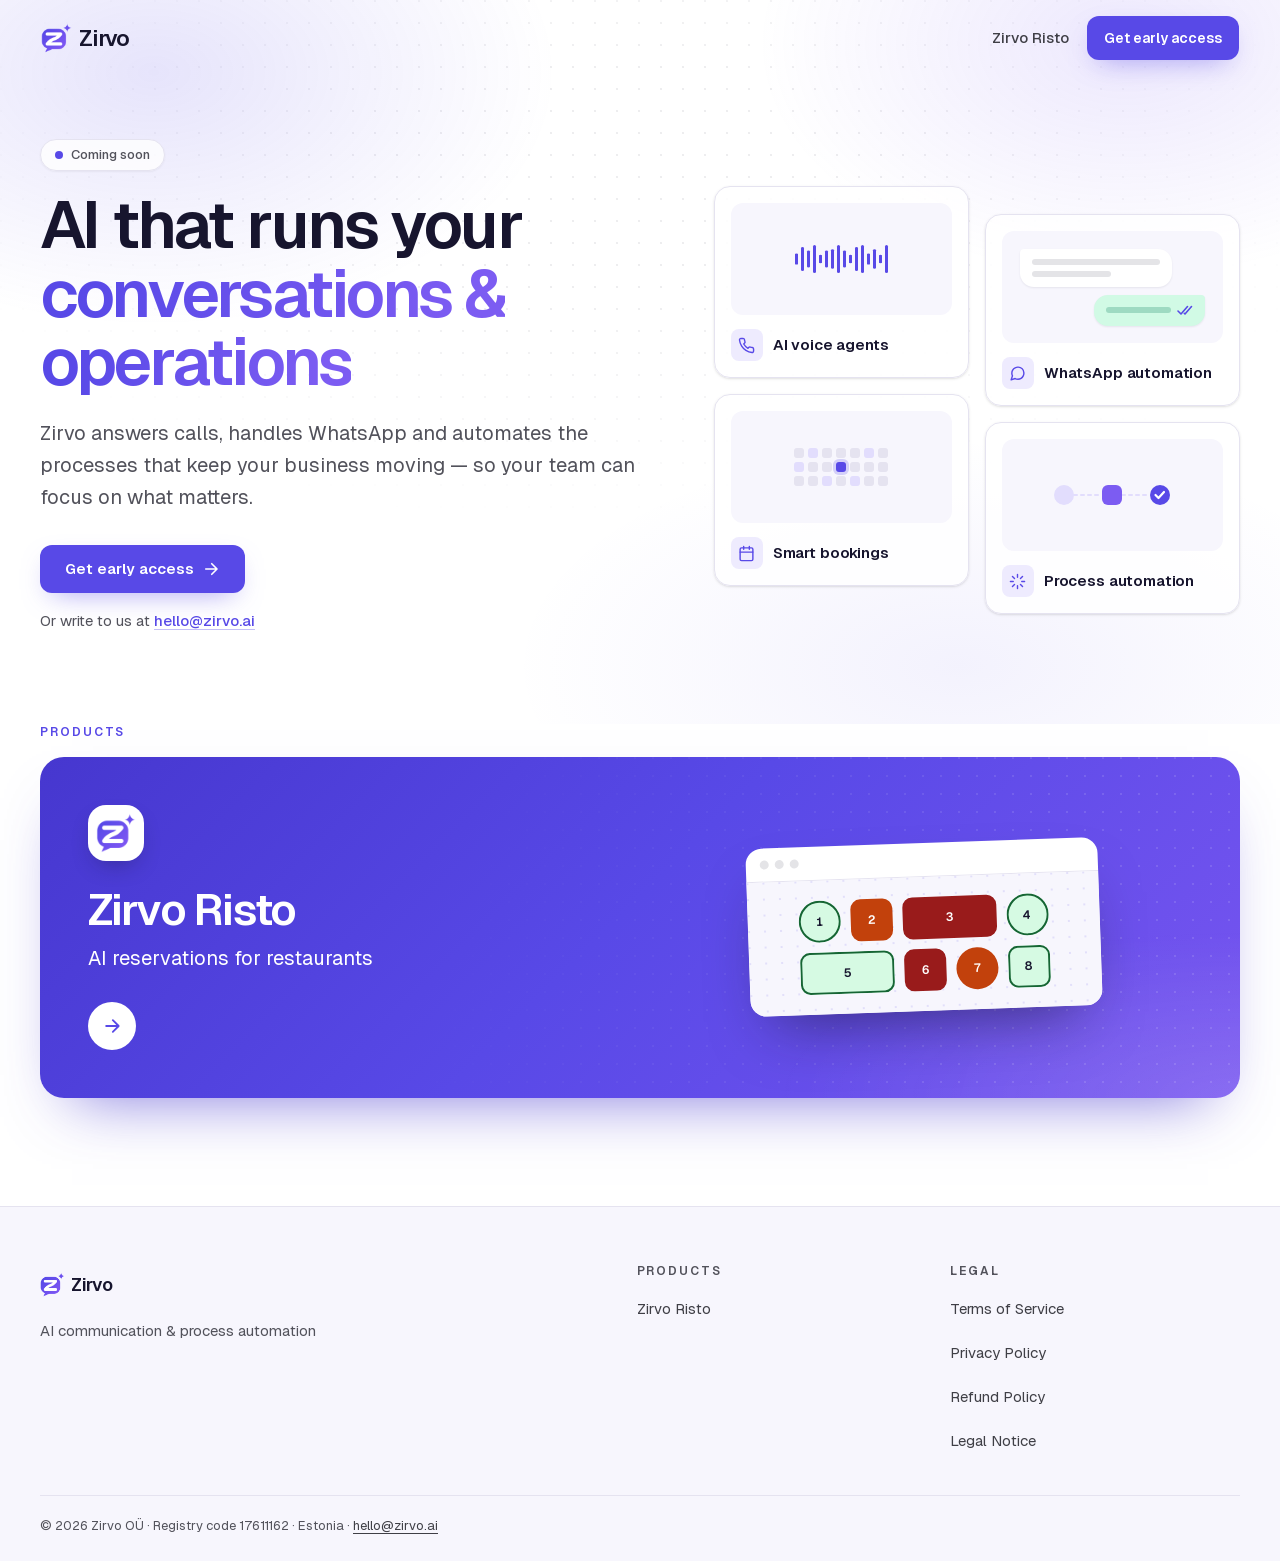
<file: index.html>
<!DOCTYPE html>
<html lang="en">
<head>
  <meta charset="UTF-8">
  <meta name="viewport" content="width=device-width, initial-scale=1">
  <title>Zirvo — AI communication &amp; process automation</title>
  <meta name="description" content="Zirvo is building AI that answers calls, handles WhatsApp and automates the processes that run your business. Coming soon.">
  <meta name="theme-color" content="#ffffff">
  <meta name="color-scheme" content="light">
  <meta property="og:title" content="Zirvo — Coming soon">
  <meta property="og:description" content="AI communication &amp; process automation for businesses.">
  <meta property="og:url" content="https://zirvo.ai">
  <link rel="icon" type="image/png" sizes="96x96" href="/favicon.png">
  <link rel="icon" href="/favicon.ico" sizes="any">
  <link rel="apple-touch-icon" href="/apple-touch-icon.png">
  <link rel="preload" href="/fonts/geist-latin.woff2" as="font" type="font/woff2" crossorigin>
  <link rel="stylesheet" href="/assets/site.css">
  <script src="/assets/site.js" defer></script>
</head>
<body>
  <a class="skip-link" href="#main">Skip to content</a>

  <header class="site-header" data-header>
    <div class="site-header__bar">
      <a href="/" class="logo" aria-label="Zirvo home">
        <span class="logo__tilt" aria-hidden="true">
          <img class="logo__mark" src="/assets/zirvo-isotipo.png" alt="" width="31" height="31">
          <span class="logo__name">Zirvo</span>
        </span>
      </a>
      <nav class="site-header__nav" aria-label="Main">
        <a class="nav-link only-sm-up" href="/risto/">Zirvo Risto</a>
        <a class="btn btn--primary btn--sm" href="mailto:hello@zirvo.ai?subject=Early%20access%20to%20Zirvo">Get early access</a>
      </nav>
    </div>
  </header>

  <main id="main" tabindex="-1">
    <section class="hero" aria-labelledby="hero-title">
      <div class="hero__bg" aria-hidden="true"></div>
      <div class="container hero__grid">
        <div class="hero__copy">
          <p class="chip chip--outline" data-enter="1"><span class="chip__dot" aria-hidden="true"></span>Coming soon</p>

          <h1 class="hero__title" id="hero-title" data-enter="2">AI that runs your<br><span class="gradient-text">conversations &amp; operations</span></h1>

          <p class="hero__lead" data-enter="3">
            Zirvo answers calls, handles WhatsApp and automates the processes that keep your business moving — so your team can focus on what matters.
          </p>

          <div class="hero__actions" data-enter="4">
            <a class="btn btn--primary" href="mailto:hello@zirvo.ai?subject=Early%20access%20to%20Zirvo">
              Get early access
              <svg class="icon-arrow-right" viewBox="0 0 24 24" fill="none" stroke="currentColor" stroke-width="2.2" stroke-linecap="round" stroke-linejoin="round" aria-hidden="true" focusable="false"><path d="M5 12h14M13 5l7 7-7 7"/></svg>
            </a>
          </div>
          <p class="hero__note" data-enter="4">Or write to us at <a class="text-link" href="mailto:hello@zirvo.ai">hello@zirvo.ai</a></p>
        </div>

        <div class="hero__visual" data-enter="5">
          <ul class="caps">
            <li class="cap">
              <div class="cap__art" aria-hidden="true">
                <span class="wave"><i></i><i></i><i></i><i></i><i></i><i></i><i></i><i></i><i></i><i></i><i></i><i></i><i></i><i></i><i></i><i></i></span>
              </div>
              <span class="cap__label">
                <span class="cap__icon" aria-hidden="true"><svg viewBox="0 0 24 24" fill="none" stroke="currentColor" stroke-width="2" stroke-linecap="round" stroke-linejoin="round" focusable="false"><path d="M22 16.92v3a2 2 0 0 1-2.18 2 19.79 19.79 0 0 1-8.63-3.07 19.5 19.5 0 0 1-6-6 19.79 19.79 0 0 1-3.07-8.67A2 2 0 0 1 4.11 2h3a2 2 0 0 1 2 1.72c.13.96.36 1.9.7 2.81a2 2 0 0 1-.45 2.11L8.09 9.91a16 16 0 0 0 6 6l1.27-1.27a2 2 0 0 1 2.11-.45c.91.34 1.85.57 2.81.7A2 2 0 0 1 22 16.92z"/></svg></span>
                AI voice agents
              </span>
            </li>
            <li class="cap">
              <div class="cap__art" aria-hidden="true">
                <span class="mini-chat">
                  <span class="mini-bubble mini-bubble--in"><i></i><i></i></span>
                  <span class="mini-bubble mini-bubble--out"><i></i><svg viewBox="0 0 16 11" fill="none" stroke="currentColor" stroke-width="1.6" stroke-linecap="round" stroke-linejoin="round" focusable="false"><path d="M1 6l3 3 6.5-7.5"/><path d="M7.25 8.25 8 9l6.5-7.5"/></svg></span>
                </span>
              </div>
              <span class="cap__label">
                <span class="cap__icon" aria-hidden="true"><svg viewBox="0 0 24 24" fill="none" stroke="currentColor" stroke-width="2" stroke-linecap="round" stroke-linejoin="round" focusable="false"><path d="M21 11.5a8.38 8.38 0 0 1-.9 3.8 8.5 8.5 0 0 1-7.6 4.7 8.38 8.38 0 0 1-3.8-.9L3 21l1.9-5.7a8.38 8.38 0 0 1-.9-3.8 8.5 8.5 0 0 1 4.7-7.6 8.38 8.38 0 0 1 3.8-.9h.5a8.48 8.48 0 0 1 8 8v.5z"/></svg></span>
                WhatsApp automation
              </span>
            </li>
            <li class="cap">
              <div class="cap__art" aria-hidden="true">
                <span class="mini-cal"><i></i><i class="soft"></i><i></i><i></i><i></i><i class="soft"></i><i></i><i class="soft"></i><i></i><i></i><i class="on"></i><i></i><i></i><i></i><i></i><i></i><i class="soft"></i><i></i><i class="soft"></i><i></i><i></i></span>
              </div>
              <span class="cap__label">
                <span class="cap__icon" aria-hidden="true"><svg viewBox="0 0 24 24" fill="none" stroke="currentColor" stroke-width="2" stroke-linecap="round" stroke-linejoin="round" focusable="false"><rect x="3" y="4" width="18" height="18" rx="2"/><path d="M16 2v4M8 2v4M3 10h18"/></svg></span>
                Smart bookings
              </span>
            </li>
            <li class="cap">
              <div class="cap__art" aria-hidden="true">
                <svg class="flow" viewBox="0 0 120 40" width="120" height="40" focusable="false"><path class="flow__line" d="M22 20h28M70 20h28"/><circle class="flow__start" cx="12" cy="20" r="10"/><rect class="flow__step" x="50" y="10" width="20" height="20" rx="6"/><circle class="flow__end" cx="108" cy="20" r="10"/><path class="flow__tick" d="m103.5 20 3 3 5.5-6"/></svg>
              </div>
              <span class="cap__label">
                <span class="cap__icon" aria-hidden="true"><svg viewBox="0 0 24 24" fill="none" stroke="currentColor" stroke-width="2" stroke-linecap="round" stroke-linejoin="round" focusable="false"><path d="M12 2v4M12 18v4M4.93 4.93l2.83 2.83M16.24 16.24l2.83 2.83M2 12h4M18 12h4M4.93 19.07l2.83-2.83M16.24 7.76l2.83-2.83"/></svg></span>
                Process automation
              </span>
            </li>
          </ul>
        </div>
      </div>
    </section>

    <section class="section section--tight-top" aria-labelledby="producto-risto">
      <div class="container">
        <p class="eyebrow">Products</p>
        <article class="product-card" data-reveal>
          <div class="product-card__copy">
            <span class="app-icon"><img src="/assets/zirvo-isotipo.png" alt="" width="40" height="40"></span>
            <h2 class="product-card__title" id="producto-risto"><a class="stretched-link" href="/risto/">Zirvo Risto</a></h2>
            <p class="product-card__text">AI reservations for restaurants</p>
            <span class="product-card__go" aria-hidden="true"><svg viewBox="0 0 24 24" fill="none" stroke="currentColor" stroke-width="2.2" stroke-linecap="round" stroke-linejoin="round" focusable="false"><path d="M5 12h14M13 5l7 7-7 7"/></svg></span>
          </div>
          <div class="product-card__visual" aria-hidden="true">
            <div class="app-window">
              <div class="app-window__bar"><i></i><i></i><i></i></div>
              <div class="plan-canvas">
                <div class="plan">
                  <span class="table table--free table--round">1</span>
                  <span class="table table--reserved">2</span>
                  <span class="table table--occupied table--wide">3</span>
                  <span class="table table--free table--round">4</span>
                  <span class="table table--free table--wide">5</span>
                  <span class="table table--occupied">6</span>
                  <span class="table table--reserved table--round">7</span>
                  <span class="table table--free">8</span>
                </div>
              </div>
            </div>
          </div>
        </article>
      </div>
    </section>
  </main>

  <footer class="site-footer">
    <div class="container site-footer__top">
      <div class="site-footer__brand">
        <a href="/" class="logo logo--sm" aria-label="Zirvo home">
          <span class="logo__tilt" aria-hidden="true">
            <img class="logo__mark" src="/assets/zirvo-isotipo.png" alt="" width="25" height="25">
            <span class="logo__name">Zirvo</span>
          </span>
        </a>
        <p class="site-footer__tagline">AI communication &amp; process automation</p>
      </div>
      <nav class="site-footer__nav" aria-label="Footer">
        <div>
          <h2 class="site-footer__title">Products</h2>
          <ul class="footer-links">
            <li><a href="/risto/">Zirvo Risto</a></li>
          </ul>
        </div>
        <div>
          <h2 class="site-footer__title">Legal</h2>
          <ul class="footer-links">
            <li><a href="/terms.html">Terms of Service</a></li>
            <li><a href="/privacy.html">Privacy Policy</a></li>
            <li><a href="/refunds.html">Refund Policy</a></li>
            <li><a href="/legal-notice.html">Legal Notice</a></li>
          </ul>
        </div>
      </nav>
    </div>
    <div class="container">
      <p class="site-footer__legal">© <span data-year>2026</span> Zirvo OÜ · Registry code 17611162 · Estonia · <a href="mailto:hello@zirvo.ai">hello@zirvo.ai</a></p>
    </div>
  </footer>
</body>
</html>
</file>
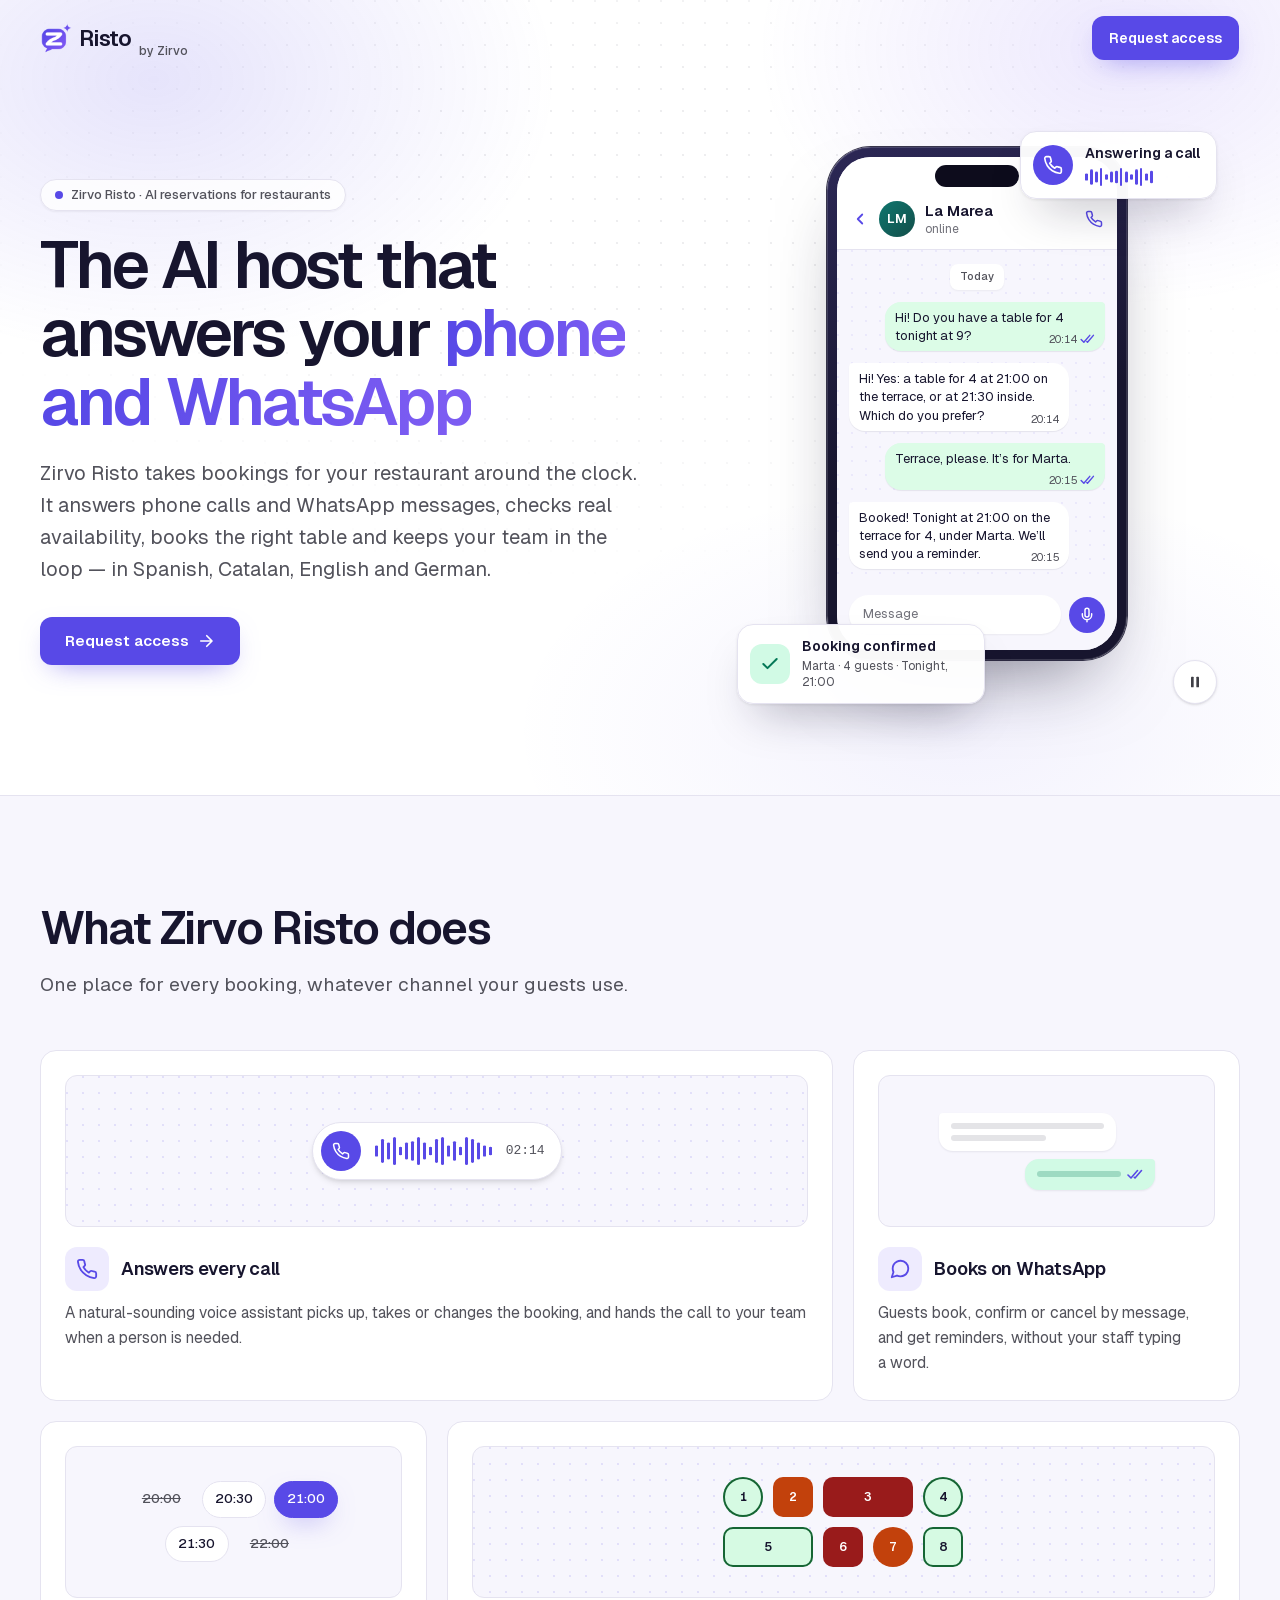
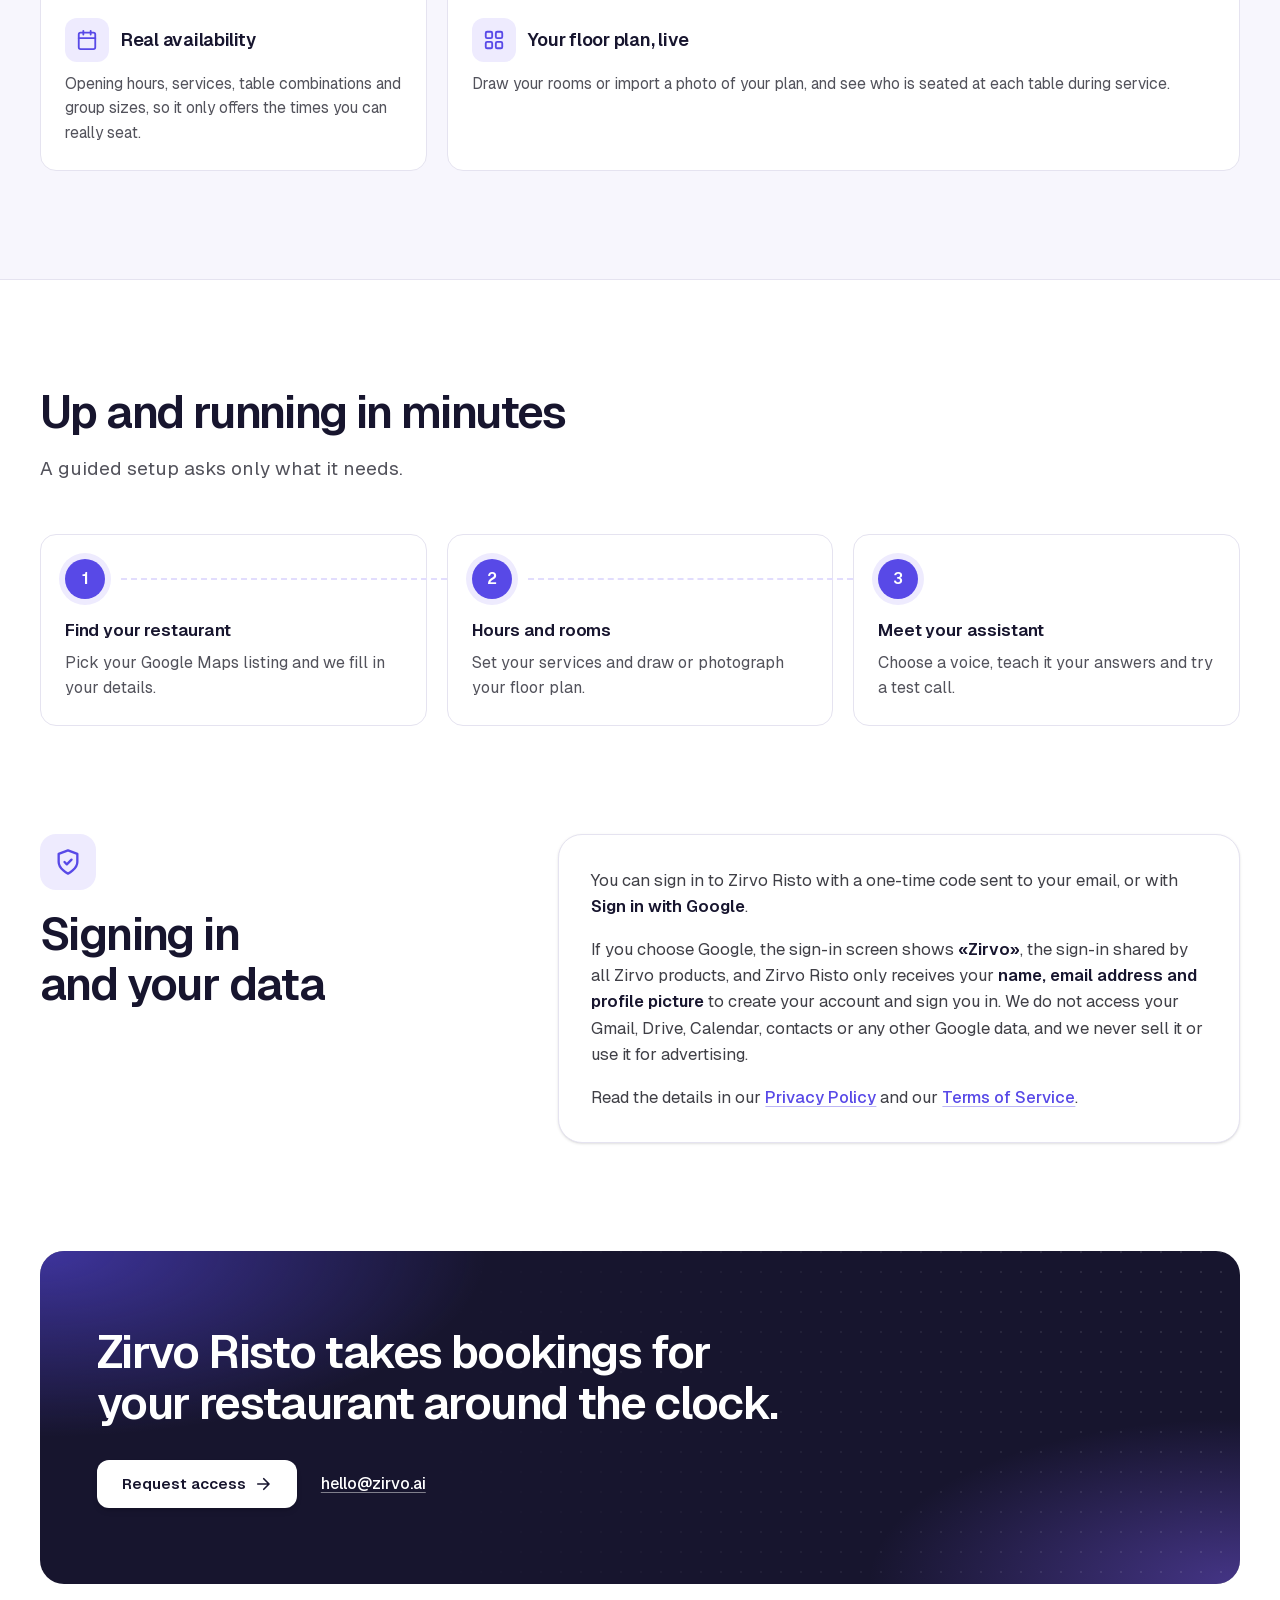
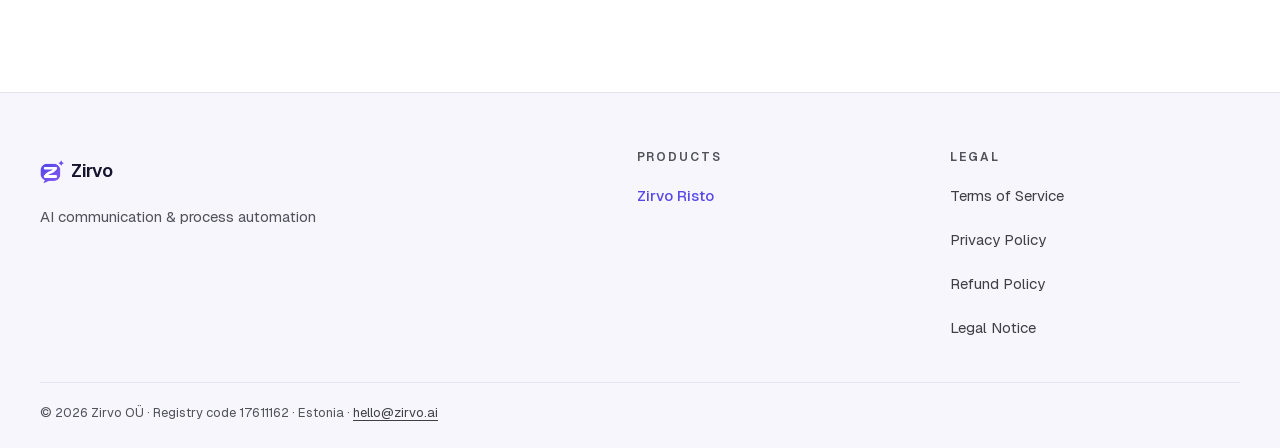
<file: risto/index.html>
<!DOCTYPE html>
<html lang="en">
<head>
  <meta charset="UTF-8">
  <meta name="viewport" content="width=device-width, initial-scale=1">
  <title>Zirvo Risto — AI reservations for restaurants</title>
  <meta name="description" content="Zirvo Risto is an AI reservation assistant for restaurants. It answers phone calls and WhatsApp messages, takes and manages bookings and keeps your table plan up to date.">
  <meta name="theme-color" content="#ffffff">
  <meta name="color-scheme" content="light">
  <meta property="og:title" content="Zirvo Risto — AI reservations for restaurants">
  <meta property="og:description" content="An AI host that answers your restaurant's phone and WhatsApp and manages your bookings.">
  <meta property="og:url" content="https://zirvo.ai/risto/">
  <link rel="canonical" href="https://zirvo.ai/risto/">
  <link rel="icon" type="image/png" sizes="96x96" href="/favicon.png">
  <link rel="icon" href="/favicon.ico" sizes="any">
  <link rel="apple-touch-icon" href="/apple-touch-icon.png">
  <link rel="preload" href="/fonts/geist-latin.woff2" as="font" type="font/woff2" crossorigin>
  <link rel="stylesheet" href="/assets/site.css">
  <script src="/assets/site.js" defer></script>
</head>
<body>
  <a class="skip-link" href="#main">Skip to content</a>

  <header class="site-header" data-header>
    <div class="site-header__bar">
      <a href="/risto/" class="logo" aria-label="Zirvo Risto">
        <span class="logo__tilt" aria-hidden="true">
          <img class="logo__mark" src="/assets/zirvo-isotipo.png" alt="" width="31" height="31">
          <span class="logo__name">Risto</span>
        </span>
        <span class="logo__by" aria-hidden="true">by Zirvo</span>
      </a>
      <nav class="site-header__nav" aria-label="Main">
        <a class="btn btn--primary btn--sm" href="mailto:hello@zirvo.ai?subject=Zirvo%20Risto%20for%20my%20restaurant">Request access</a>
      </nav>
    </div>
  </header>

  <main id="main" tabindex="-1">
    <section class="hero" aria-labelledby="hero-title">
      <div class="hero__bg" aria-hidden="true"></div>
      <div class="container hero__grid">
        <div class="hero__copy">
          <p class="chip chip--outline" data-enter="1"><span class="chip__dot" aria-hidden="true"></span>Zirvo Risto · AI reservations for restaurants</p>
          <h1 class="hero__title" id="hero-title" data-enter="2">The AI host that answers your <span class="gradient-text">phone and WhatsApp</span></h1>
          <p class="hero__lead" data-enter="3">
            Zirvo Risto takes bookings for your restaurant around the clock. It answers phone calls and WhatsApp messages,
            checks real availability, books the right table and keeps your team in the loop — in Spanish, Catalan, English
            and German.
          </p>
          <div class="hero__actions" data-enter="4">
            <a class="btn btn--primary" href="mailto:hello@zirvo.ai?subject=Zirvo%20Risto%20for%20my%20restaurant">
              Request access
              <svg class="icon-arrow-right" viewBox="0 0 24 24" fill="none" stroke="currentColor" stroke-width="2.2" stroke-linecap="round" stroke-linejoin="round" aria-hidden="true" focusable="false"><path d="M5 12h14M13 5l7 7-7 7"/></svg>
            </a>
          </div>
        </div>

        <div class="hero__visual" data-enter="5">
          <div class="demo" data-demo>
            <div class="phone" role="img" aria-label="Example: a guest books a table for four on WhatsApp and Zirvo Risto confirms it.">
              <div class="phone__screen">
                <div class="chat-head">
                  <svg class="chat-head__back" viewBox="0 0 24 24" fill="none" stroke="currentColor" stroke-width="2.4" stroke-linecap="round" stroke-linejoin="round" focusable="false"><path d="m15 18-6-6 6-6"/></svg>
                  <span class="chat-head__avatar">LM</span>
                  <span class="chat-head__meta">
                    <span class="chat-head__name">La Marea</span>
                    <span class="chat-head__status"><span class="is-online-label">online</span><span class="is-typing-label">typing…</span></span>
                  </span>
                  <svg class="chat-head__call" viewBox="0 0 24 24" fill="none" stroke="currentColor" stroke-width="2" stroke-linecap="round" stroke-linejoin="round" focusable="false"><path d="M22 16.92v3a2 2 0 0 1-2.18 2 19.79 19.79 0 0 1-8.63-3.07 19.5 19.5 0 0 1-6-6 19.79 19.79 0 0 1-3.07-8.67A2 2 0 0 1 4.11 2h3a2 2 0 0 1 2 1.72c.13.96.36 1.9.7 2.81a2 2 0 0 1-.45 2.11L8.09 9.91a16 16 0 0 0 6 6l1.27-1.27a2 2 0 0 1 2.11-.45c.91.34 1.85.57 2.81.7A2 2 0 0 1 22 16.92z"/></svg>
                </div>

                <div class="chat-body">
                  <span class="chat-day">Today</span>
                  <div class="msg msg--out" data-msg="out">
                    <p class="bubble">Hi! Do you have a table for 4 tonight at 9?<span class="bubble__meta">20:14<svg viewBox="0 0 16 11" fill="none" stroke="currentColor" stroke-width="1.6" stroke-linecap="round" stroke-linejoin="round" focusable="false"><path d="M1 6l3 3 6.5-7.5"/><path d="M7.25 8.25 8 9l6.5-7.5"/></svg></span></p>
                  </div>
                  <div class="msg msg--in" data-msg="in">
                    <span class="typing"><i></i><i></i><i></i></span>
                    <p class="bubble">Hi! Yes: a table for 4 at 21:00 on the terrace, or at 21:30 inside. Which do you prefer?<span class="bubble__meta">20:14</span></p>
                  </div>
                  <div class="msg msg--out" data-msg="out">
                    <p class="bubble">Terrace, please. It’s for Marta.<span class="bubble__meta">20:15<svg viewBox="0 0 16 11" fill="none" stroke="currentColor" stroke-width="1.6" stroke-linecap="round" stroke-linejoin="round" focusable="false"><path d="M1 6l3 3 6.5-7.5"/><path d="M7.25 8.25 8 9l6.5-7.5"/></svg></span></p>
                  </div>
                  <div class="msg msg--in" data-msg="in">
                    <span class="typing"><i></i><i></i><i></i></span>
                    <p class="bubble">Booked! Tonight at 21:00 on the terrace for 4, under Marta. We’ll send you a reminder.<span class="bubble__meta">20:15</span></p>
                  </div>
                </div>

                <div class="chat-input">
                  <span class="chat-input__field">Message</span>
                  <span class="chat-input__mic"><svg viewBox="0 0 24 24" fill="none" stroke="currentColor" stroke-width="2.2" stroke-linecap="round" stroke-linejoin="round" focusable="false"><path d="M12 2a3 3 0 0 0-3 3v7a3 3 0 0 0 6 0V5a3 3 0 0 0-3-3z"/><path d="M19 10v2a7 7 0 0 1-14 0v-2M12 19v3"/></svg></span>
                </div>
              </div>
            </div>

            <div class="float-card float-card--call" aria-hidden="true">
              <span class="float-card__icon float-card__icon--call"><svg viewBox="0 0 24 24" fill="none" stroke="currentColor" stroke-width="2" stroke-linecap="round" stroke-linejoin="round" focusable="false"><path d="M22 16.92v3a2 2 0 0 1-2.18 2 19.79 19.79 0 0 1-8.63-3.07 19.5 19.5 0 0 1-6-6 19.79 19.79 0 0 1-3.07-8.67A2 2 0 0 1 4.11 2h3a2 2 0 0 1 2 1.72c.13.96.36 1.9.7 2.81a2 2 0 0 1-.45 2.11L8.09 9.91a16 16 0 0 0 6 6l1.27-1.27a2 2 0 0 1 2.11-.45c.91.34 1.85.57 2.81.7A2 2 0 0 1 22 16.92z"/></svg></span>
              <span class="float-card__body">
                <span class="float-card__title">Answering a call</span>
                <span class="wave"><i></i><i></i><i></i><i></i><i></i><i></i><i></i><i></i><i></i><i></i><i></i><i></i><i></i><i></i></span>
              </span>
            </div>

            <div class="float-card float-card--booking" data-demo-booking aria-hidden="true">
              <span class="float-card__icon float-card__icon--ok"><svg viewBox="0 0 24 24" fill="none" stroke="currentColor" stroke-width="2.4" stroke-linecap="round" stroke-linejoin="round" focusable="false"><path d="M20 6 9 17l-5-5"/></svg></span>
              <span class="float-card__body">
                <span class="float-card__title">Booking confirmed</span>
                <span class="float-card__text">Marta · 4 guests · Tonight, 21:00</span>
              </span>
            </div>

            <button class="demo__toggle" type="button" data-demo-toggle data-label-pause="Pause animation" data-label-play="Play animation" hidden>
              <svg class="icon-pause" viewBox="0 0 24 24" fill="currentColor" aria-hidden="true" focusable="false"><rect x="6" y="4" width="4" height="16" rx="1"/><rect x="14" y="4" width="4" height="16" rx="1"/></svg>
              <svg class="icon-play" viewBox="0 0 24 24" fill="currentColor" aria-hidden="true" focusable="false"><path d="M7 4.5v15a1 1 0 0 0 1.5.86l12.5-7.5a1 1 0 0 0 0-1.72L8.5 3.64A1 1 0 0 0 7 4.5z"/></svg>
              <span class="visually-hidden" data-demo-label>Pause animation</span>
            </button>
          </div>
        </div>
      </div>
    </section>

    <section class="section section--subtle" aria-labelledby="que-hace">
      <div class="container">
        <div class="section-head" data-reveal>
          <h2 class="section-title" id="que-hace">What Zirvo Risto does</h2>
          <p class="section-lead">One place for every booking, whatever channel your guests use.</p>
        </div>
        <div class="bento">
          <article class="card bento__item--wide" data-reveal>
            <div class="illus illus--dots" aria-hidden="true">
              <div class="call-pill">
                <span class="call-pill__icon"><svg viewBox="0 0 24 24" fill="none" stroke="currentColor" stroke-width="2" stroke-linecap="round" stroke-linejoin="round" focusable="false"><path d="M22 16.92v3a2 2 0 0 1-2.18 2 19.79 19.79 0 0 1-8.63-3.07 19.5 19.5 0 0 1-6-6 19.79 19.79 0 0 1-3.07-8.67A2 2 0 0 1 4.11 2h3a2 2 0 0 1 2 1.72c.13.96.36 1.9.7 2.81a2 2 0 0 1-.45 2.11L8.09 9.91a16 16 0 0 0 6 6l1.27-1.27a2 2 0 0 1 2.11-.45c.91.34 1.85.57 2.81.7A2 2 0 0 1 22 16.92z"/></svg></span>
                <span class="wave"><i></i><i></i><i></i><i></i><i></i><i></i><i></i><i></i><i></i><i></i><i></i><i></i><i></i><i></i><i></i><i></i><i></i><i></i><i></i><i></i></span>
                <span class="call-pill__time">02:14</span>
              </div>
            </div>
            <div class="card__head">
              <span class="icon-tile" aria-hidden="true"><svg viewBox="0 0 24 24" fill="none" stroke="currentColor" stroke-width="2" stroke-linecap="round" stroke-linejoin="round" focusable="false"><path d="M22 16.92v3a2 2 0 0 1-2.18 2 19.79 19.79 0 0 1-8.63-3.07 19.5 19.5 0 0 1-6-6 19.79 19.79 0 0 1-3.07-8.67A2 2 0 0 1 4.11 2h3a2 2 0 0 1 2 1.72c.13.96.36 1.9.7 2.81a2 2 0 0 1-.45 2.11L8.09 9.91a16 16 0 0 0 6 6l1.27-1.27a2 2 0 0 1 2.11-.45c.91.34 1.85.57 2.81.7A2 2 0 0 1 22 16.92z"/></svg></span>
              <h3 class="card__title">Answers every call</h3>
            </div>
            <p class="card__text">A natural-sounding voice assistant picks up, takes or changes the booking, and hands the call to your team when a person is needed.</p>
          </article>

          <article class="card" data-reveal>
            <div class="illus" aria-hidden="true">
              <span class="mini-chat">
                <span class="mini-bubble mini-bubble--in"><i></i><i></i></span>
                <span class="mini-bubble mini-bubble--out"><i></i><svg viewBox="0 0 16 11" fill="none" stroke="currentColor" stroke-width="1.6" stroke-linecap="round" stroke-linejoin="round" focusable="false"><path d="M1 6l3 3 6.5-7.5"/><path d="M7.25 8.25 8 9l6.5-7.5"/></svg></span>
              </span>
            </div>
            <div class="card__head">
              <span class="icon-tile" aria-hidden="true"><svg viewBox="0 0 24 24" fill="none" stroke="currentColor" stroke-width="2" stroke-linecap="round" stroke-linejoin="round" focusable="false"><path d="M21 11.5a8.38 8.38 0 0 1-.9 3.8 8.5 8.5 0 0 1-7.6 4.7 8.38 8.38 0 0 1-3.8-.9L3 21l1.9-5.7a8.38 8.38 0 0 1-.9-3.8 8.5 8.5 0 0 1 4.7-7.6 8.38 8.38 0 0 1 3.8-.9h.5a8.48 8.48 0 0 1 8 8v.5z"/></svg></span>
              <h3 class="card__title">Books on WhatsApp</h3>
            </div>
            <p class="card__text">Guests book, confirm or cancel by message, and get reminders, without your staff typing a word.</p>
          </article>

          <article class="card" data-reveal>
            <div class="illus" aria-hidden="true">
              <div class="slots">
                <span class="slot slot--off">20:00</span>
                <span class="slot">20:30</span>
                <span class="slot slot--on">21:00</span>
                <span class="slot">21:30</span>
                <span class="slot slot--off">22:00</span>
              </div>
            </div>
            <div class="card__head">
              <span class="icon-tile" aria-hidden="true"><svg viewBox="0 0 24 24" fill="none" stroke="currentColor" stroke-width="2" stroke-linecap="round" stroke-linejoin="round" focusable="false"><rect x="3" y="4" width="18" height="18" rx="2"/><path d="M16 2v4M8 2v4M3 10h18"/></svg></span>
              <h3 class="card__title">Real availability</h3>
            </div>
            <p class="card__text">Opening hours, services, table combinations and group sizes, so it only offers the times you can really seat.</p>
          </article>

          <article class="card bento__item--wide" data-reveal>
            <div class="illus illus--dots" aria-hidden="true">
              <div class="plan">
                <span class="table table--free table--round">1</span>
                <span class="table table--reserved">2</span>
                <span class="table table--occupied table--wide">3</span>
                <span class="table table--free table--round">4</span>
                <span class="table table--free table--wide">5</span>
                <span class="table table--occupied">6</span>
                <span class="table table--reserved table--round">7</span>
                <span class="table table--free">8</span>
              </div>
            </div>
            <div class="card__head">
              <span class="icon-tile" aria-hidden="true"><svg viewBox="0 0 24 24" fill="none" stroke="currentColor" stroke-width="2" stroke-linecap="round" stroke-linejoin="round" focusable="false"><rect x="3" y="3" width="7" height="7" rx="1.5"/><rect x="14" y="3" width="7" height="7" rx="1.5"/><rect x="3" y="14" width="7" height="7" rx="1.5"/><rect x="14" y="14" width="7" height="7" rx="1.5"/></svg></span>
              <h3 class="card__title">Your floor plan, live</h3>
            </div>
            <p class="card__text">Draw your rooms or import a photo of your plan, and see who is seated at each table during service.</p>
          </article>
        </div>
      </div>
    </section>

    <section class="section" aria-labelledby="como-empieza">
      <div class="container">
        <div class="section-head" data-reveal>
          <h2 class="section-title" id="como-empieza">Up and running in minutes</h2>
          <p class="section-lead">A guided setup asks only what it needs.</p>
        </div>
        <ol class="steps">
          <li data-reveal><strong>Find your restaurant</strong>Pick your Google Maps listing and we fill in your details.</li>
          <li data-reveal><strong>Hours and rooms</strong>Set your services and draw or photograph your floor plan.</li>
          <li data-reveal><strong>Meet your assistant</strong>Choose a voice, teach it your answers and try a test call.</li>
        </ol>
      </div>
    </section>

    <section class="section section--tight-top" aria-labelledby="tus-datos">
      <div class="container privacy">
        <div class="privacy__head" data-reveal>
          <span class="icon-tile icon-tile--lg" aria-hidden="true"><svg viewBox="0 0 24 24" fill="none" stroke="currentColor" stroke-width="2" stroke-linecap="round" stroke-linejoin="round" focusable="false"><path d="M12 22s8-4 8-10V5l-8-3-8 3v7c0 6 8 10 8 10z"/><path d="m9 12 2 2 4-4"/></svg></span>
          <h2 class="section-title" id="tus-datos">Signing in and your data</h2>
        </div>
        <div class="privacy-card" data-reveal>
          <p>You can sign in to Zirvo Risto with a one-time code sent to your email, or with <strong>Sign in with Google</strong>.</p>
          <p>If you choose Google, the sign-in screen shows <strong>«Zirvo»</strong>, the sign-in shared by all Zirvo products, and Zirvo Risto only receives your <strong>name, email address and profile picture</strong> to create your account and sign you in. We do not access your Gmail, Drive, Calendar, contacts or any other Google data, and we never sell it or use it for advertising.</p>
          <p>Read the details in our <a href="/privacy.html#google-user-data">Privacy Policy</a> and our <a href="/terms.html">Terms of Service</a>.</p>
        </div>
      </div>
    </section>

    <section class="section section--tight-top" aria-labelledby="cta-title">
      <div class="container">
        <div class="cta-band" data-reveal>
          <h2 class="cta-band__title" id="cta-title">Zirvo Risto takes bookings for your restaurant around the clock.</h2>
          <div class="cta-band__actions">
            <a class="btn btn--light" href="mailto:hello@zirvo.ai?subject=Zirvo%20Risto%20for%20my%20restaurant">
              Request access
              <svg class="icon-arrow-right" viewBox="0 0 24 24" fill="none" stroke="currentColor" stroke-width="2.2" stroke-linecap="round" stroke-linejoin="round" aria-hidden="true" focusable="false"><path d="M5 12h14M13 5l7 7-7 7"/></svg>
            </a>
            <a class="cta-band__mail" href="mailto:hello@zirvo.ai">hello@zirvo.ai</a>
          </div>
        </div>
      </div>
    </section>
  </main>

  <footer class="site-footer">
    <div class="container site-footer__top">
      <div class="site-footer__brand">
        <a href="/" class="logo logo--sm" aria-label="Zirvo home">
          <span class="logo__tilt" aria-hidden="true">
            <img class="logo__mark" src="/assets/zirvo-isotipo.png" alt="" width="25" height="25">
            <span class="logo__name">Zirvo</span>
          </span>
        </a>
        <p class="site-footer__tagline">AI communication &amp; process automation</p>
      </div>
      <nav class="site-footer__nav" aria-label="Footer">
        <div>
          <h2 class="site-footer__title">Products</h2>
          <ul class="footer-links">
            <li><a href="/risto/" aria-current="page">Zirvo Risto</a></li>
          </ul>
        </div>
        <div>
          <h2 class="site-footer__title">Legal</h2>
          <ul class="footer-links">
            <li><a href="/terms.html">Terms of Service</a></li>
            <li><a href="/privacy.html">Privacy Policy</a></li>
            <li><a href="/refunds.html">Refund Policy</a></li>
            <li><a href="/legal-notice.html">Legal Notice</a></li>
          </ul>
        </div>
      </nav>
    </div>
    <div class="container">
      <p class="site-footer__legal">© <span data-year>2026</span> Zirvo OÜ · Registry code 17611162 · Estonia · <a href="mailto:hello@zirvo.ai">hello@zirvo.ai</a></p>
    </div>
  </footer>
</body>
</html>
</file>
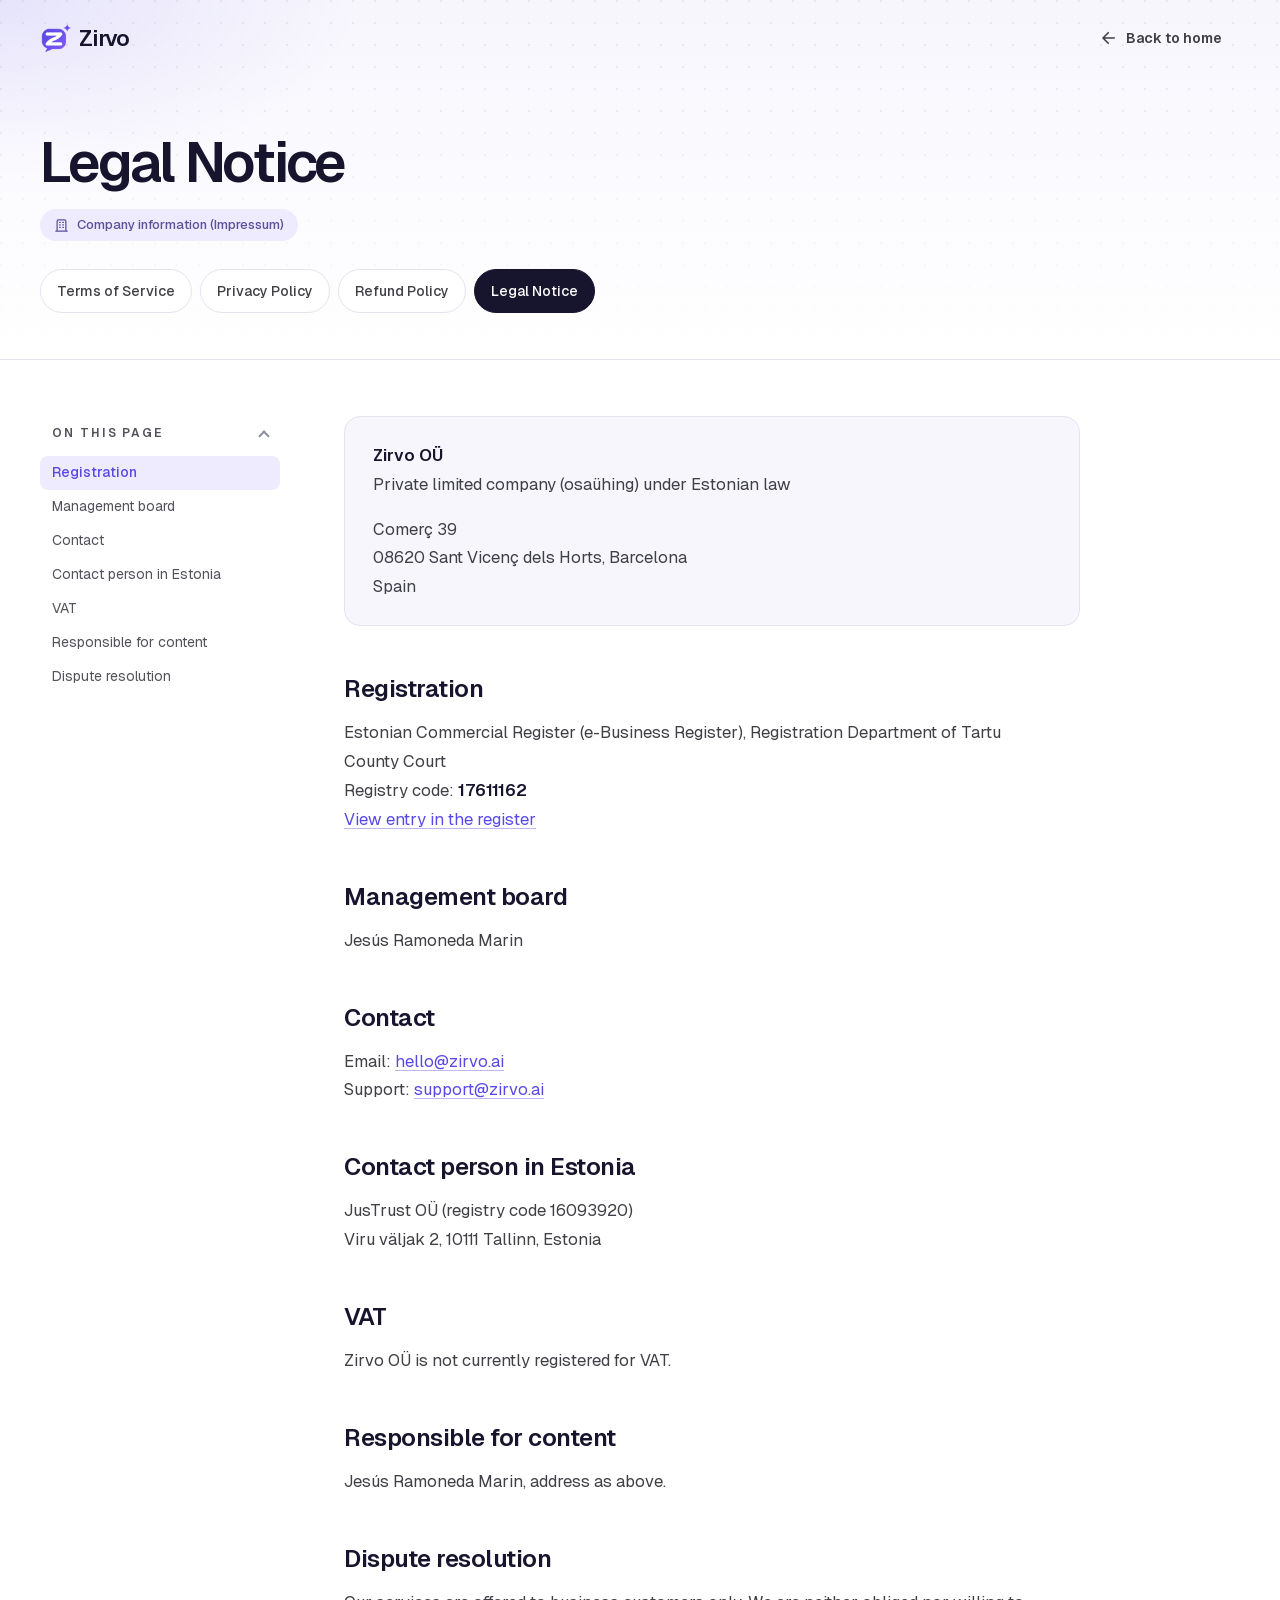
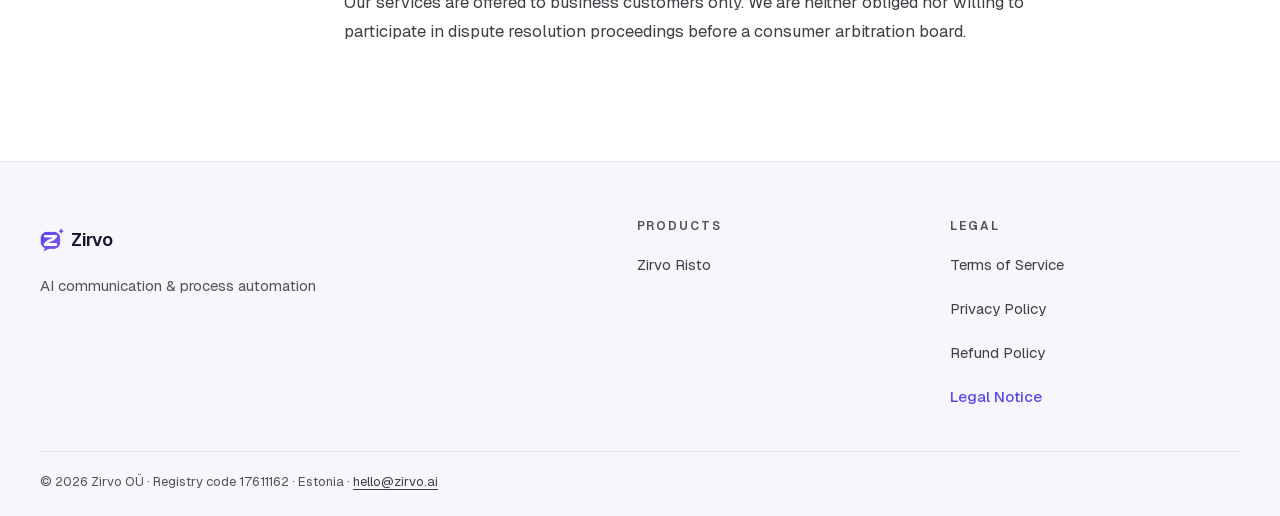
<file: legal-notice.html>
<!DOCTYPE html>
<html lang="en">
<head>
  <meta charset="UTF-8">
  <meta name="viewport" content="width=device-width, initial-scale=1">
  <title>Legal Notice — Zirvo</title>
  <meta name="description" content="Company information for Zirvo OÜ.">
  <meta name="theme-color" content="#ffffff">
  <meta name="color-scheme" content="light">
  <link rel="icon" type="image/png" sizes="96x96" href="/favicon.png">
  <link rel="icon" href="/favicon.ico" sizes="any">
  <link rel="apple-touch-icon" href="/apple-touch-icon.png">
  <link rel="preload" href="/fonts/geist-latin.woff2" as="font" type="font/woff2" crossorigin>
  <link rel="stylesheet" href="/assets/site.css">
  <script src="/assets/site.js" defer></script>
</head>
<body>
  <a class="skip-link" href="#main">Skip to content</a>

  <header class="site-header" data-header>
    <div class="site-header__bar">
      <a href="/" class="logo" aria-label="Zirvo home">
        <span class="logo__tilt" aria-hidden="true">
          <img class="logo__mark" src="/assets/zirvo-isotipo.png" alt="" width="31" height="31">
          <span class="logo__name">Zirvo</span>
        </span>
      </a>
      <nav class="site-header__nav" aria-label="Main">
        <a class="btn btn--ghost btn--sm" href="/"><svg class="icon-arrow-left" viewBox="0 0 24 24" fill="none" stroke="currentColor" stroke-width="2.2" stroke-linecap="round" stroke-linejoin="round" aria-hidden="true" focusable="false"><path d="M19 12H5M11 19l-7-7 7-7"/></svg>Back to home</a>
      </nav>
    </div>
  </header>

  <main id="main" tabindex="-1">
    <div class="page-hero">
      <div class="container">
        <h1 class="page-hero__title">Legal Notice</h1>
        <p class="updated chip"><svg viewBox="0 0 24 24" fill="none" stroke="currentColor" stroke-width="2" stroke-linecap="round" stroke-linejoin="round" aria-hidden="true" focusable="false"><path d="M3 21h18M5 21V5a2 2 0 0 1 2-2h10a2 2 0 0 1 2 2v16M9 7h1M14 7h1M9 11h1M14 11h1M9 15h1M14 15h1"/></svg>Company information (Impressum)</p>
        <nav class="legal-tabs" aria-label="Legal documents">
          <a href="/terms.html">Terms of Service</a>
          <a href="/privacy.html">Privacy Policy</a>
          <a href="/refunds.html">Refund Policy</a>
          <a href="/legal-notice.html" aria-current="page">Legal Notice</a>
        </nav>
      </div>
    </div>

    <div class="container legal-layout">
      <details class="toc" data-toc>
        <summary>On this page</summary>
        <nav aria-label="On this page">
          <ol>
            <li><a href="#registration">Registration</a></li>
            <li><a href="#management-board">Management board</a></li>
            <li><a href="#contact">Contact</a></li>
            <li><a href="#contact-person-in-estonia">Contact person in Estonia</a></li>
            <li><a href="#vat">VAT</a></li>
            <li><a href="#responsible-for-content">Responsible for content</a></li>
            <li><a href="#dispute-resolution">Dispute resolution</a></li>
          </ol>
        </nav>
      </details>

      <article class="prose">
        <div class="callout">
          <p><strong>Zirvo OÜ</strong><br>
          Private limited company (osaühing) under Estonian law</p>
          <p>Comerç 39<br>
          08620 Sant Vicenç dels Horts, Barcelona<br>
          Spain</p>
        </div>

        <h2 id="registration">Registration</h2>
        <p>Estonian Commercial Register (e-Business Register), Registration Department of Tartu County Court<br>
        Registry code: <strong>17611162</strong><br>
        <a href="https://ariregister.rik.ee/eng/company/17611162" rel="noopener">View entry in the register</a></p>

        <h2 id="management-board">Management board</h2>
        <p>Jesús Ramoneda Marin</p>

        <h2 id="contact">Contact</h2>
        <p>Email: <a href="mailto:hello@zirvo.ai">hello@zirvo.ai</a><br>
        Support: <a href="mailto:support@zirvo.ai">support@zirvo.ai</a></p>

        <h2 id="contact-person-in-estonia">Contact person in Estonia</h2>
        <p>JusTrust OÜ (registry code 16093920)<br>
        Viru väljak 2, 10111 Tallinn, Estonia</p>

        <h2 id="vat">VAT</h2>
        <p>Zirvo OÜ is not currently registered for VAT.</p>

        <h2 id="responsible-for-content">Responsible for content</h2>
        <p>Jesús Ramoneda Marin, address as above.</p>

        <h2 id="dispute-resolution">Dispute resolution</h2>
        <p>Our services are offered to business customers only. We are neither obliged nor willing to participate in dispute resolution proceedings before a consumer arbitration board.</p>
      </article>
    </div>
  </main>

  <footer class="site-footer">
    <div class="container site-footer__top">
      <div class="site-footer__brand">
        <a href="/" class="logo logo--sm" aria-label="Zirvo home">
          <span class="logo__tilt" aria-hidden="true">
            <img class="logo__mark" src="/assets/zirvo-isotipo.png" alt="" width="25" height="25">
            <span class="logo__name">Zirvo</span>
          </span>
        </a>
        <p class="site-footer__tagline">AI communication &amp; process automation</p>
      </div>
      <nav class="site-footer__nav" aria-label="Footer">
        <div>
          <h2 class="site-footer__title">Products</h2>
          <ul class="footer-links">
            <li><a href="/risto/">Zirvo Risto</a></li>
          </ul>
        </div>
        <div>
          <h2 class="site-footer__title">Legal</h2>
          <ul class="footer-links">
            <li><a href="/terms.html">Terms of Service</a></li>
            <li><a href="/privacy.html">Privacy Policy</a></li>
            <li><a href="/refunds.html">Refund Policy</a></li>
            <li><a href="/legal-notice.html" aria-current="page">Legal Notice</a></li>
          </ul>
        </div>
      </nav>
    </div>
    <div class="container">
      <p class="site-footer__legal">© <span data-year>2026</span> Zirvo OÜ · Registry code 17611162 · Estonia · <a href="mailto:hello@zirvo.ai">hello@zirvo.ai</a></p>
    </div>
  </footer>
</body>
</html>
</file>
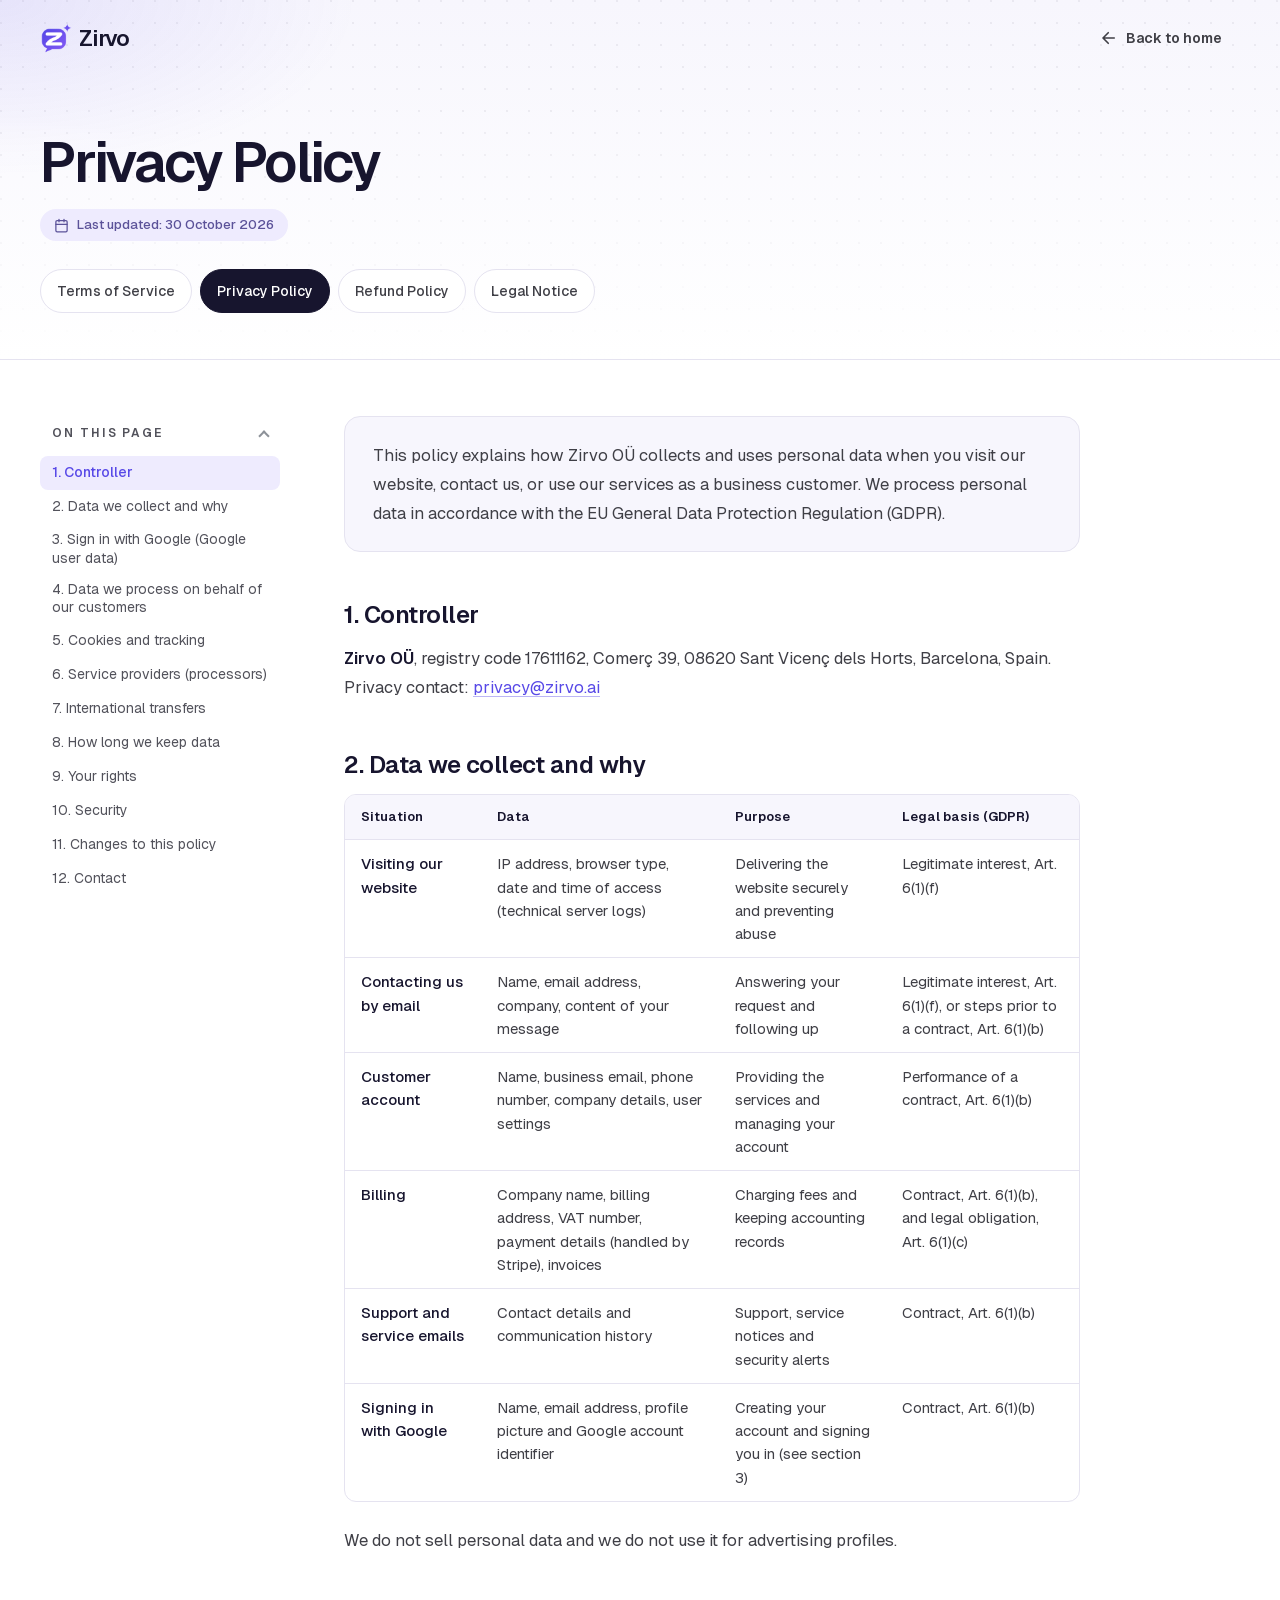
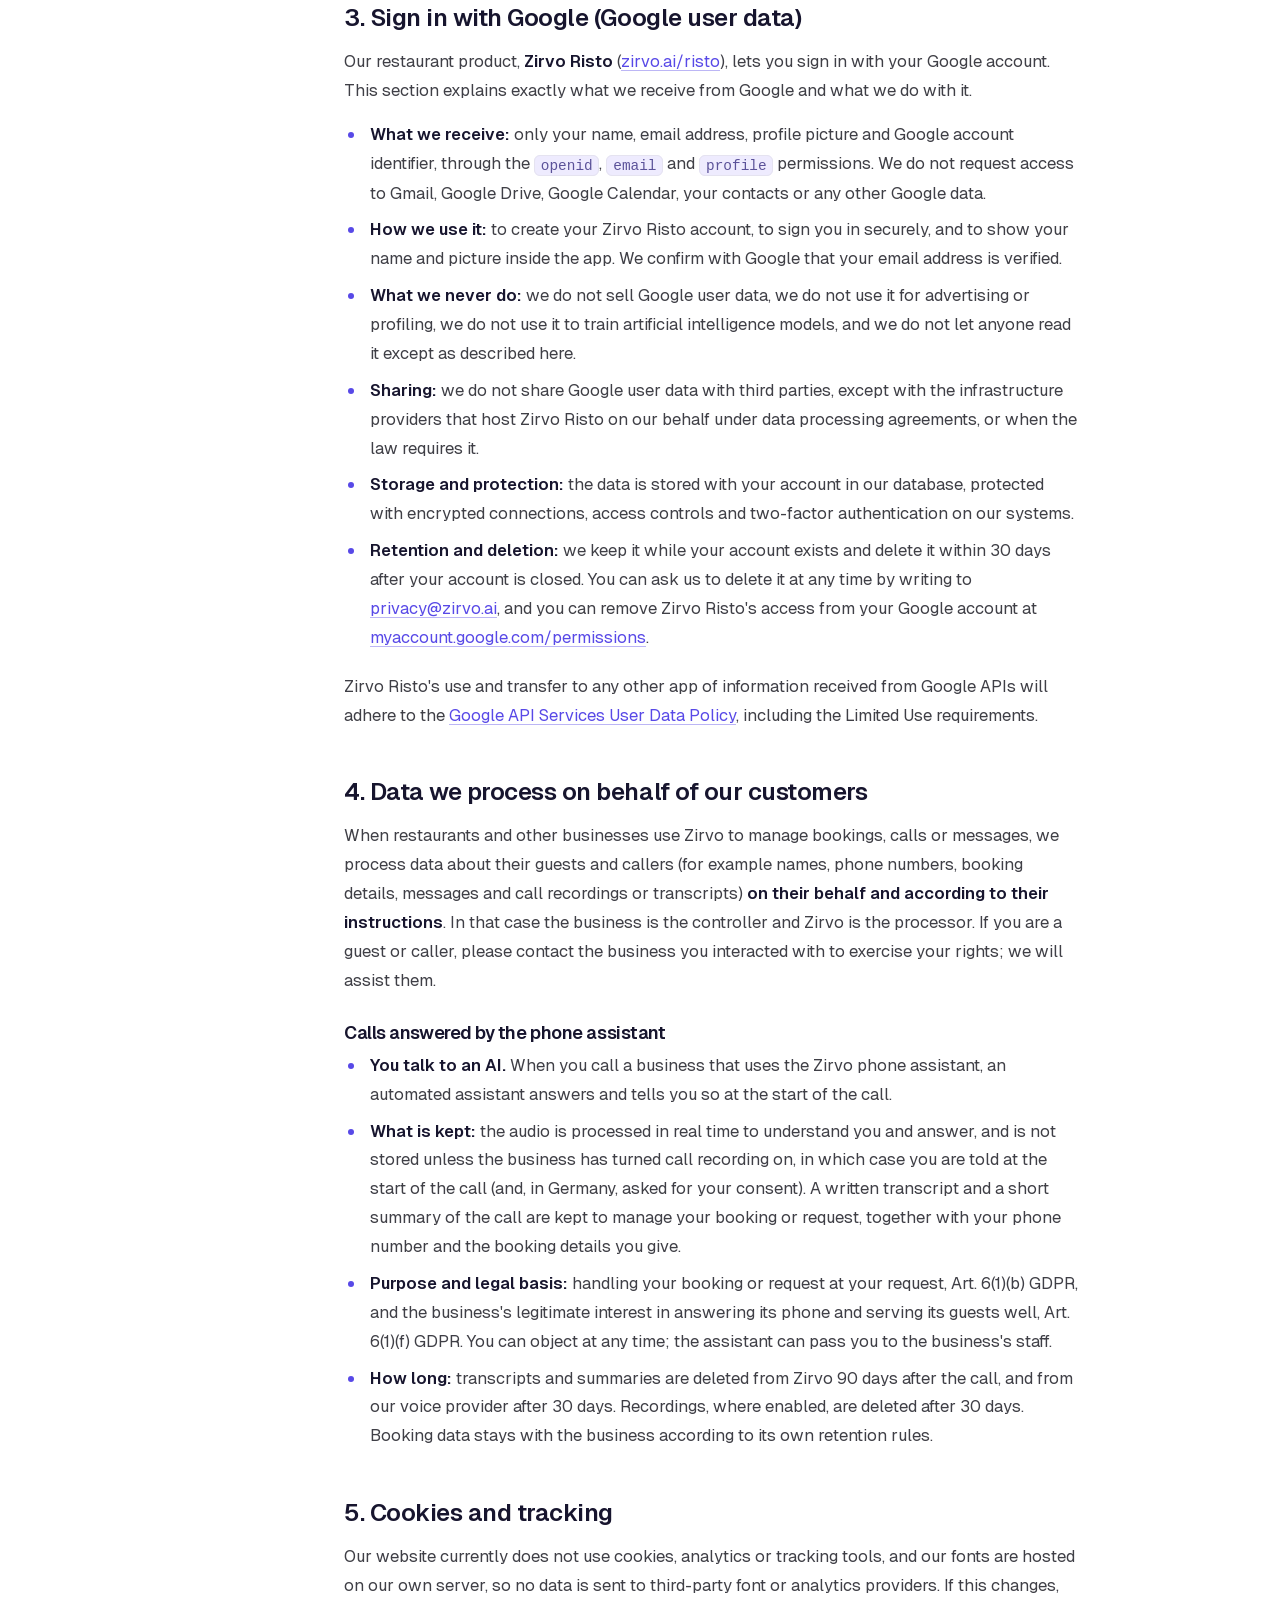
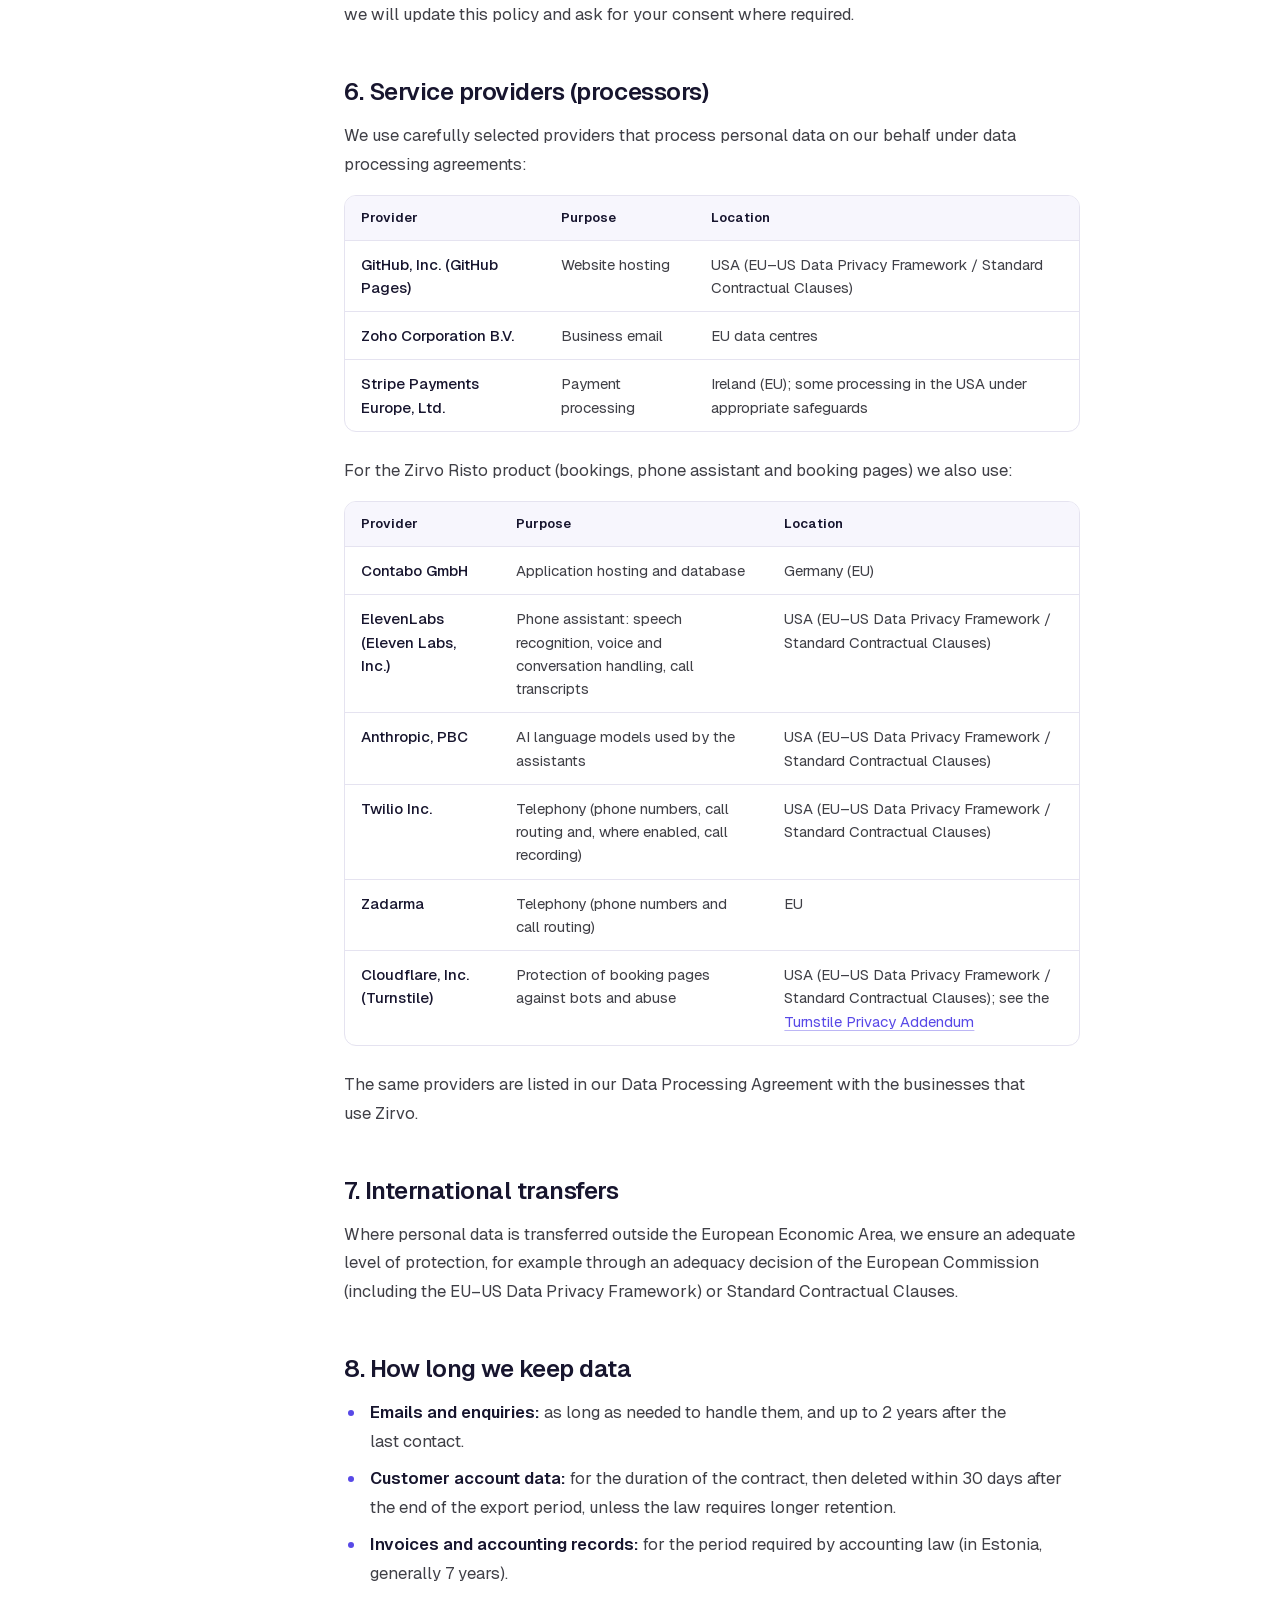
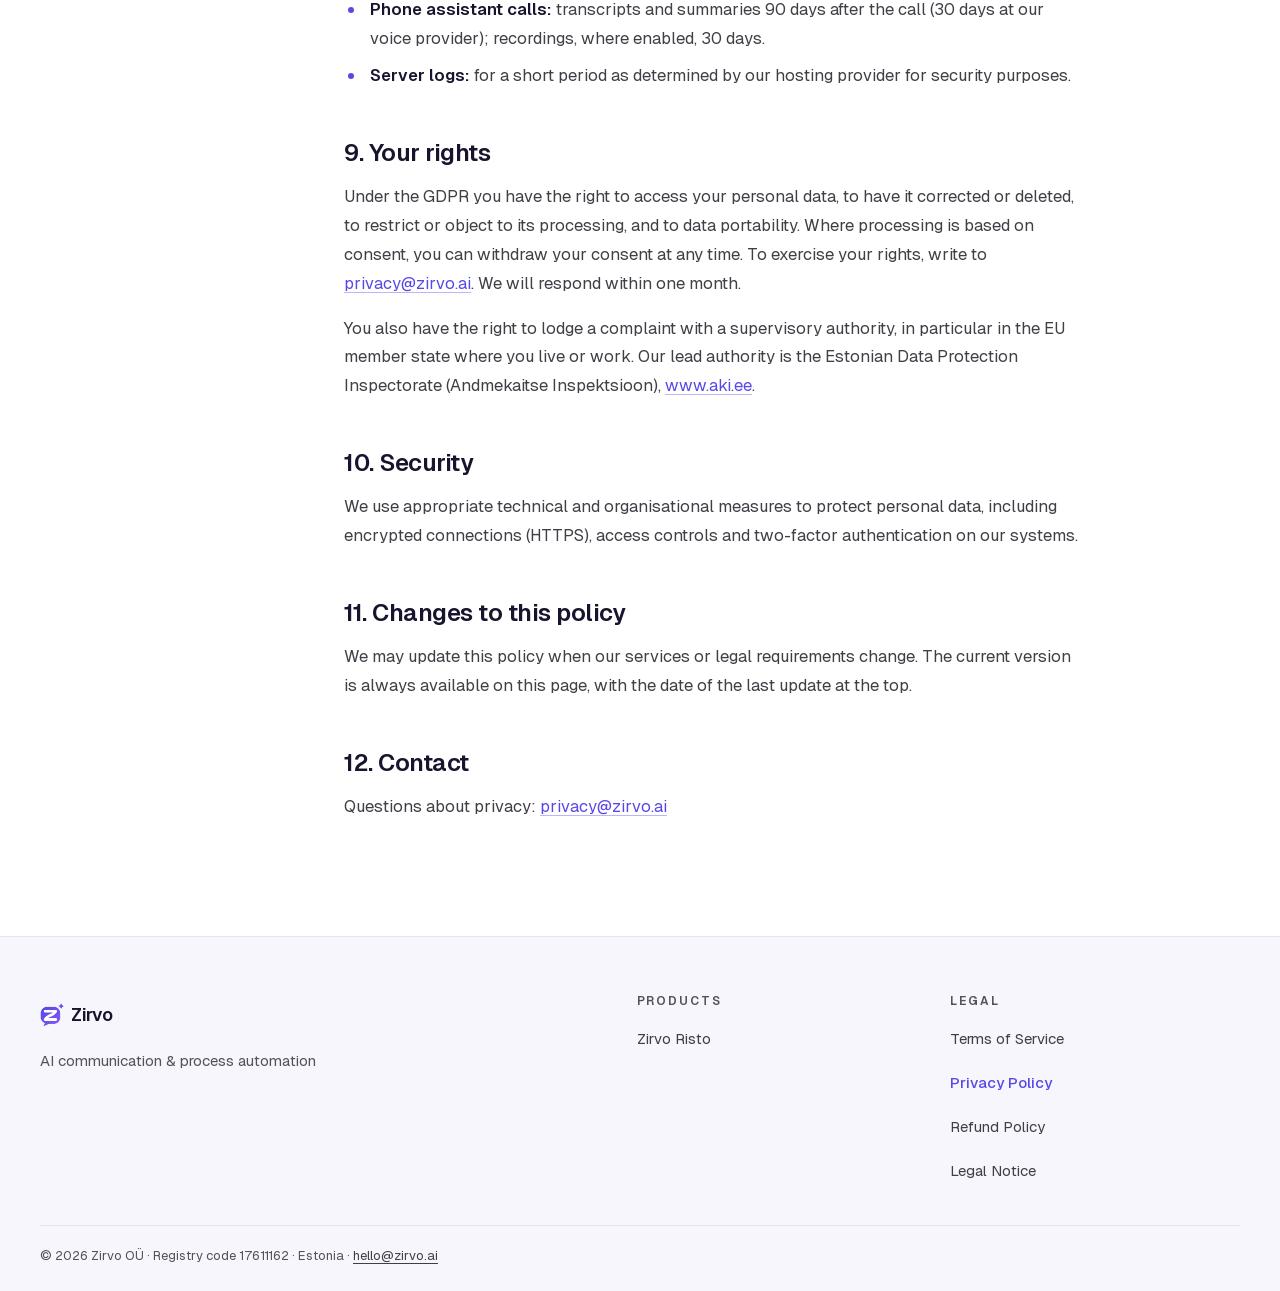
<file: privacy.html>
<!DOCTYPE html>
<html lang="en">
<head>
  <meta charset="UTF-8">
  <meta name="viewport" content="width=device-width, initial-scale=1">
  <title>Privacy Policy — Zirvo</title>
  <meta name="description" content="How Zirvo OÜ collects, uses and protects personal data.">
  <meta name="theme-color" content="#ffffff">
  <meta name="color-scheme" content="light">
  <link rel="icon" type="image/png" sizes="96x96" href="/favicon.png">
  <link rel="icon" href="/favicon.ico" sizes="any">
  <link rel="apple-touch-icon" href="/apple-touch-icon.png">
  <link rel="preload" href="/fonts/geist-latin.woff2" as="font" type="font/woff2" crossorigin>
  <link rel="stylesheet" href="/assets/site.css">
  <script src="/assets/site.js" defer></script>
</head>
<body>
  <a class="skip-link" href="#main">Skip to content</a>

  <header class="site-header" data-header>
    <div class="site-header__bar">
      <a href="/" class="logo" aria-label="Zirvo home">
        <span class="logo__tilt" aria-hidden="true">
          <img class="logo__mark" src="/assets/zirvo-isotipo.png" alt="" width="31" height="31">
          <span class="logo__name">Zirvo</span>
        </span>
      </a>
      <nav class="site-header__nav" aria-label="Main">
        <a class="btn btn--ghost btn--sm" href="/"><svg class="icon-arrow-left" viewBox="0 0 24 24" fill="none" stroke="currentColor" stroke-width="2.2" stroke-linecap="round" stroke-linejoin="round" aria-hidden="true" focusable="false"><path d="M19 12H5M11 19l-7-7 7-7"/></svg>Back to home</a>
      </nav>
    </div>
  </header>

  <main id="main" tabindex="-1">
    <div class="page-hero">
      <div class="container">
        <h1 class="page-hero__title">Privacy Policy</h1>
        <p class="updated chip"><svg viewBox="0 0 24 24" fill="none" stroke="currentColor" stroke-width="2" stroke-linecap="round" stroke-linejoin="round" aria-hidden="true" focusable="false"><rect x="3" y="4" width="18" height="18" rx="2"/><path d="M16 2v4M8 2v4M3 10h18"/></svg>Last updated: 30 October 2026</p>
        <nav class="legal-tabs" aria-label="Legal documents">
          <a href="/terms.html">Terms of Service</a>
          <a href="/privacy.html" aria-current="page">Privacy Policy</a>
          <a href="/refunds.html">Refund Policy</a>
          <a href="/legal-notice.html">Legal Notice</a>
        </nav>
      </div>
    </div>

    <div class="container legal-layout">
      <details class="toc" data-toc>
        <summary>On this page</summary>
        <nav aria-label="On this page">
          <ol>
            <li><a href="#controller">1. Controller</a></li>
            <li><a href="#data-we-collect-and-why">2. Data we collect and why</a></li>
            <li><a href="#google-user-data">3. Sign in with Google (Google user data)</a></li>
            <li><a href="#data-we-process-on-behalf-of-our-customers">4. Data we process on behalf of our customers</a></li>
            <li><a href="#cookies-and-tracking">5. Cookies and tracking</a></li>
            <li><a href="#service-providers-processors">6. Service providers (processors)</a></li>
            <li><a href="#international-transfers">7. International transfers</a></li>
            <li><a href="#how-long-we-keep-data">8. How long we keep data</a></li>
            <li><a href="#your-rights">9. Your rights</a></li>
            <li><a href="#security">10. Security</a></li>
            <li><a href="#changes-to-this-policy">11. Changes to this policy</a></li>
            <li><a href="#contact">12. Contact</a></li>
          </ol>
        </nav>
      </details>

      <article class="prose">
        <div class="callout">
          <p>This policy explains how Zirvo OÜ collects and uses personal data when you visit our website, contact us, or use our services as a business customer. We process personal data in accordance with the EU General Data Protection Regulation (GDPR).</p>
        </div>

        <h2 id="controller">1. Controller</h2>
        <p><strong>Zirvo OÜ</strong>, registry code 17611162, Comerç 39, 08620 Sant Vicenç dels Horts, Barcelona, Spain.<br>
        Privacy contact: <a href="mailto:privacy@zirvo.ai">privacy@zirvo.ai</a></p>

        <h2 id="data-we-collect-and-why">2. Data we collect and why</h2>
        <table class="data-table" role="table">
          <thead role="rowgroup">
            <tr role="row"><th scope="col" role="columnheader">Situation</th><th scope="col" role="columnheader">Data</th><th scope="col" role="columnheader">Purpose</th><th scope="col" role="columnheader">Legal basis (GDPR)</th></tr>
          </thead>
          <tbody role="rowgroup">
            <tr role="row"><td role="cell" data-label="Situation">Visiting our website</td><td role="cell" data-label="Data">IP address, browser type, date and time of access (technical server logs)</td><td role="cell" data-label="Purpose">Delivering the website securely and preventing abuse</td><td role="cell" data-label="Legal basis (GDPR)">Legitimate interest, Art. 6(1)(f)</td></tr>
            <tr role="row"><td role="cell" data-label="Situation">Contacting us by email</td><td role="cell" data-label="Data">Name, email address, company, content of your message</td><td role="cell" data-label="Purpose">Answering your request and following up</td><td role="cell" data-label="Legal basis (GDPR)">Legitimate interest, Art. 6(1)(f), or steps prior to a contract, Art. 6(1)(b)</td></tr>
            <tr role="row"><td role="cell" data-label="Situation">Customer account</td><td role="cell" data-label="Data">Name, business email, phone number, company details, user settings</td><td role="cell" data-label="Purpose">Providing the services and managing your account</td><td role="cell" data-label="Legal basis (GDPR)">Performance of a contract, Art. 6(1)(b)</td></tr>
            <tr role="row"><td role="cell" data-label="Situation">Billing</td><td role="cell" data-label="Data">Company name, billing address, VAT number, payment details (handled by Stripe), invoices</td><td role="cell" data-label="Purpose">Charging fees and keeping accounting records</td><td role="cell" data-label="Legal basis (GDPR)">Contract, Art. 6(1)(b), and legal obligation, Art. 6(1)(c)</td></tr>
            <tr role="row"><td role="cell" data-label="Situation">Support and service emails</td><td role="cell" data-label="Data">Contact details and communication history</td><td role="cell" data-label="Purpose">Support, service notices and security alerts</td><td role="cell" data-label="Legal basis (GDPR)">Contract, Art. 6(1)(b)</td></tr>
            <tr role="row"><td role="cell" data-label="Situation">Signing in with Google</td><td role="cell" data-label="Data">Name, email address, profile picture and Google account identifier</td><td role="cell" data-label="Purpose">Creating your account and signing you in (see section 3)</td><td role="cell" data-label="Legal basis (GDPR)">Contract, Art. 6(1)(b)</td></tr>
          </tbody>
        </table>
        <p>We do not sell personal data and we do not use it for advertising profiles.</p>

        <h2 id="google-user-data">3. Sign in with Google (Google user data)</h2>
        <p>Our restaurant product, <strong>Zirvo Risto</strong> (<a href="/risto/">zirvo.ai/risto</a>), lets you sign in with your Google account. This section explains exactly what we receive from Google and what we do with it.</p>
        <ul>
          <li><strong>What we receive:</strong> only your name, email address, profile picture and Google account identifier, through the <code>openid</code>, <code>email</code> and <code>profile</code> permissions. We do not request access to Gmail, Google Drive, Google Calendar, your contacts or any other Google data.</li>
          <li><strong>How we use it:</strong> to create your Zirvo Risto account, to sign you in securely, and to show your name and picture inside the app. We confirm with Google that your email address is verified.</li>
          <li><strong>What we never do:</strong> we do not sell Google user data, we do not use it for advertising or profiling, we do not use it to train artificial intelligence models, and we do not let anyone read it except as described here.</li>
          <li><strong>Sharing:</strong> we do not share Google user data with third parties, except with the infrastructure providers that host Zirvo Risto on our behalf under data processing agreements, or when the law requires it.</li>
          <li><strong>Storage and protection:</strong> the data is stored with your account in our database, protected with encrypted connections, access controls and two-factor authentication on our systems.</li>
          <li><strong>Retention and deletion:</strong> we keep it while your account exists and delete it within 30 days after your account is closed. You can ask us to delete it at any time by writing to <a href="mailto:privacy@zirvo.ai">privacy@zirvo.ai</a>, and you can remove Zirvo Risto's access from your Google account at <a href="https://myaccount.google.com/permissions" rel="noopener">myaccount.google.com/permissions</a>.</li>
        </ul>
        <p>Zirvo Risto's use and transfer to any other app of information received from Google APIs will adhere to the <a href="https://developers.google.com/terms/api-services-user-data-policy" rel="noopener">Google API Services User Data Policy</a>, including the Limited Use requirements.</p>

        <h2 id="data-we-process-on-behalf-of-our-customers">4. Data we process on behalf of our customers</h2>
        <p>When restaurants and other businesses use Zirvo to manage bookings, calls or messages, we process data about their guests and callers (for example names, phone numbers, booking details, messages and call recordings or transcripts) <strong>on their behalf and according to their instructions</strong>. In that case the business is the controller and Zirvo is the processor. If you are a guest or caller, please contact the business you interacted with to exercise your rights; we will assist them.</p>
        <h3 id="phone-assistant">Calls answered by the phone assistant</h3>
        <ul>
          <li><strong>You talk to an AI.</strong> When you call a business that uses the Zirvo phone assistant, an automated assistant answers and tells you so at the start of the call.</li>
          <li><strong>What is kept:</strong> the audio is processed in real time to understand you and answer, and is not stored unless the business has turned call recording on, in which case you are told at the start of the call (and, in Germany, asked for your consent). A written transcript and a short summary of the call are kept to manage your booking or request, together with your phone number and the booking details you give.</li>
          <li><strong>Purpose and legal basis:</strong> handling your booking or request at your request, Art. 6(1)(b) GDPR, and the business's legitimate interest in answering its phone and serving its guests well, Art. 6(1)(f) GDPR. You can object at any time; the assistant can pass you to the business's staff.</li>
          <li><strong>How long:</strong> transcripts and summaries are deleted from Zirvo 90 days after the call, and from our voice provider after 30 days. Recordings, where enabled, are deleted after 30 days. Booking data stays with the business according to its own retention rules.</li>
        </ul>

        <h2 id="cookies-and-tracking">5. Cookies and tracking</h2>
        <p>Our website currently does not use cookies, analytics or tracking tools, and our fonts are hosted on our own server, so no data is sent to third-party font or analytics providers. If this changes, we will update this policy and ask for your consent where required.</p>

        <h2 id="service-providers-processors">6. Service providers (processors)</h2>
        <p>We use carefully selected providers that process personal data on our behalf under data processing agreements:</p>
        <table class="data-table" role="table">
          <thead role="rowgroup">
            <tr role="row"><th scope="col" role="columnheader">Provider</th><th scope="col" role="columnheader">Purpose</th><th scope="col" role="columnheader">Location</th></tr>
          </thead>
          <tbody role="rowgroup">
            <tr role="row"><td role="cell" data-label="Provider">GitHub, Inc. (GitHub Pages)</td><td role="cell" data-label="Purpose">Website hosting</td><td role="cell" data-label="Location">USA (EU–US Data Privacy Framework / Standard Contractual Clauses)</td></tr>
            <tr role="row"><td role="cell" data-label="Provider">Zoho Corporation B.V.</td><td role="cell" data-label="Purpose">Business email</td><td role="cell" data-label="Location">EU data centres</td></tr>
            <tr role="row"><td role="cell" data-label="Provider">Stripe Payments Europe, Ltd.</td><td role="cell" data-label="Purpose">Payment processing</td><td role="cell" data-label="Location">Ireland (EU); some processing in the USA under appropriate safeguards</td></tr>
          </tbody>
        </table>
        <p>For the Zirvo Risto product (bookings, phone assistant and booking pages) we also use:</p>
        <table class="data-table" role="table">
          <thead role="rowgroup">
            <tr role="row"><th scope="col" role="columnheader">Provider</th><th scope="col" role="columnheader">Purpose</th><th scope="col" role="columnheader">Location</th></tr>
          </thead>
          <tbody role="rowgroup">
            <tr role="row"><td role="cell" data-label="Provider">Contabo GmbH</td><td role="cell" data-label="Purpose">Application hosting and database</td><td role="cell" data-label="Location">Germany (EU)</td></tr>
            <tr role="row"><td role="cell" data-label="Provider">ElevenLabs (Eleven Labs, Inc.)</td><td role="cell" data-label="Purpose">Phone assistant: speech recognition, voice and conversation handling, call transcripts</td><td role="cell" data-label="Location">USA (EU–US Data Privacy Framework / Standard Contractual Clauses)</td></tr>
            <tr role="row"><td role="cell" data-label="Provider">Anthropic, PBC</td><td role="cell" data-label="Purpose">AI language models used by the assistants</td><td role="cell" data-label="Location">USA (EU–US Data Privacy Framework / Standard Contractual Clauses)</td></tr>
            <tr role="row"><td role="cell" data-label="Provider">Twilio Inc.</td><td role="cell" data-label="Purpose">Telephony (phone numbers, call routing and, where enabled, call recording)</td><td role="cell" data-label="Location">USA (EU–US Data Privacy Framework / Standard Contractual Clauses)</td></tr>
            <tr role="row"><td role="cell" data-label="Provider">Zadarma</td><td role="cell" data-label="Purpose">Telephony (phone numbers and call routing)</td><td role="cell" data-label="Location">EU</td></tr>
            <tr role="row"><td role="cell" data-label="Provider">Cloudflare, Inc. (Turnstile)</td><td role="cell" data-label="Purpose">Protection of booking pages against bots and abuse</td><td role="cell" data-label="Location">USA (EU–US Data Privacy Framework / Standard Contractual Clauses); see the <a href="https://www.cloudflare.com/en-gb/turnstile-privacy-policy/" rel="noopener">Turnstile Privacy Addendum</a></td></tr>
          </tbody>
        </table>
        <p>The same providers are listed in our Data Processing Agreement with the businesses that use Zirvo.</p>

        <h2 id="international-transfers">7. International transfers</h2>
        <p>Where personal data is transferred outside the European Economic Area, we ensure an adequate level of protection, for example through an adequacy decision of the European Commission (including the EU–US Data Privacy Framework) or Standard Contractual Clauses.</p>

        <h2 id="how-long-we-keep-data">8. How long we keep data</h2>
        <ul>
          <li><strong>Emails and enquiries:</strong> as long as needed to handle them, and up to 2 years after the last contact.</li>
          <li><strong>Customer account data:</strong> for the duration of the contract, then deleted within 30 days after the end of the export period, unless the law requires longer retention.</li>
          <li><strong>Invoices and accounting records:</strong> for the period required by accounting law (in Estonia, generally 7 years).</li>
          <li><strong>Phone assistant calls:</strong> transcripts and summaries 90 days after the call (30 days at our voice provider); recordings, where enabled, 30 days.</li>
          <li><strong>Server logs:</strong> for a short period as determined by our hosting provider for security purposes.</li>
        </ul>

        <h2 id="your-rights">9. Your rights</h2>
        <p>Under the GDPR you have the right to access your personal data, to have it corrected or deleted, to restrict or object to its processing, and to data portability. Where processing is based on consent, you can withdraw your consent at any time. To exercise your rights, write to <a href="mailto:privacy@zirvo.ai">privacy@zirvo.ai</a>. We will respond within one month.</p>
        <p>You also have the right to lodge a complaint with a supervisory authority, in particular in the EU member state where you live or work. Our lead authority is the Estonian Data Protection Inspectorate (Andmekaitse Inspektsioon), <a href="https://www.aki.ee/en" rel="noopener">www.aki.ee</a>.</p>

        <h2 id="security">10. Security</h2>
        <p>We use appropriate technical and organisational measures to protect personal data, including encrypted connections (HTTPS), access controls and two-factor authentication on our systems.</p>

        <h2 id="changes-to-this-policy">11. Changes to this policy</h2>
        <p>We may update this policy when our services or legal requirements change. The current version is always available on this page, with the date of the last update at the top.</p>

        <h2 id="contact">12. Contact</h2>
        <p>Questions about privacy: <a href="mailto:privacy@zirvo.ai">privacy@zirvo.ai</a></p>
      </article>
    </div>
  </main>

  <footer class="site-footer">
    <div class="container site-footer__top">
      <div class="site-footer__brand">
        <a href="/" class="logo logo--sm" aria-label="Zirvo home">
          <span class="logo__tilt" aria-hidden="true">
            <img class="logo__mark" src="/assets/zirvo-isotipo.png" alt="" width="25" height="25">
            <span class="logo__name">Zirvo</span>
          </span>
        </a>
        <p class="site-footer__tagline">AI communication &amp; process automation</p>
      </div>
      <nav class="site-footer__nav" aria-label="Footer">
        <div>
          <h2 class="site-footer__title">Products</h2>
          <ul class="footer-links">
            <li><a href="/risto/">Zirvo Risto</a></li>
          </ul>
        </div>
        <div>
          <h2 class="site-footer__title">Legal</h2>
          <ul class="footer-links">
            <li><a href="/terms.html">Terms of Service</a></li>
            <li><a href="/privacy.html" aria-current="page">Privacy Policy</a></li>
            <li><a href="/refunds.html">Refund Policy</a></li>
            <li><a href="/legal-notice.html">Legal Notice</a></li>
          </ul>
        </div>
      </nav>
    </div>
    <div class="container">
      <p class="site-footer__legal">© <span data-year>2026</span> Zirvo OÜ · Registry code 17611162 · Estonia · <a href="mailto:hello@zirvo.ai">hello@zirvo.ai</a></p>
    </div>
  </footer>
</body>
</html>
</file>
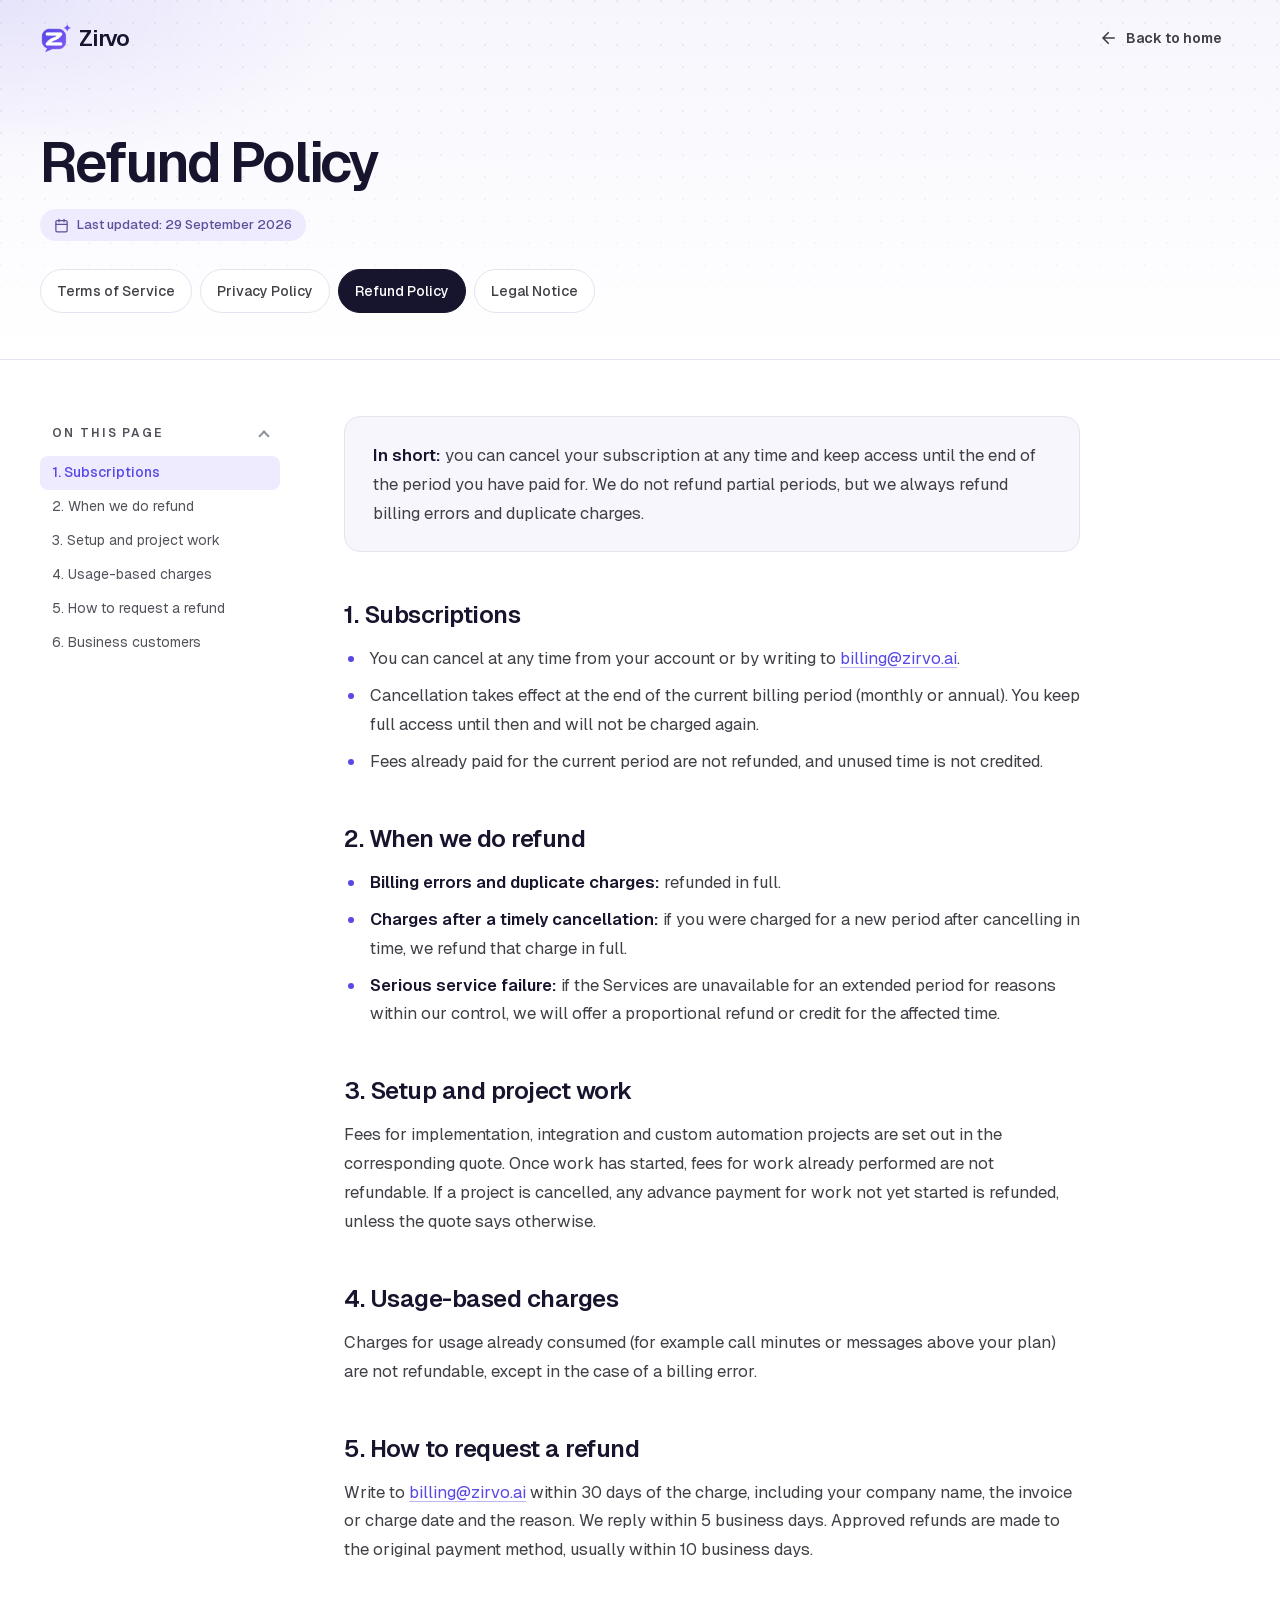
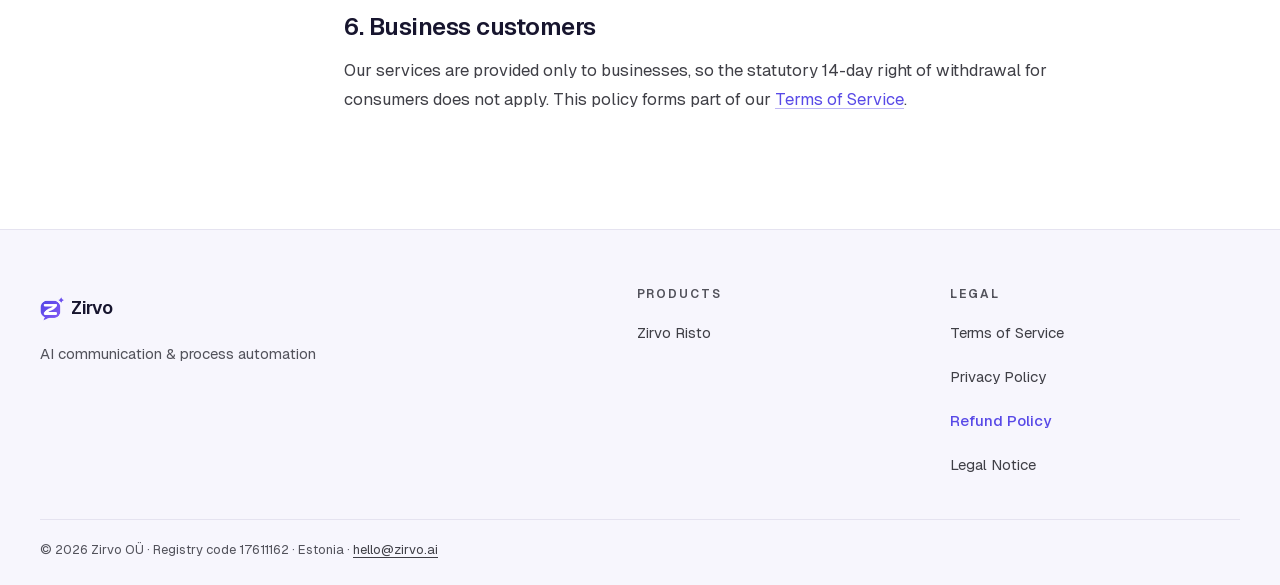
<file: refunds.html>
<!DOCTYPE html>
<html lang="en">
<head>
  <meta charset="UTF-8">
  <meta name="viewport" content="width=device-width, initial-scale=1">
  <title>Refund Policy — Zirvo</title>
  <meta name="description" content="Cancellation and refund policy for Zirvo subscriptions and services.">
  <meta name="theme-color" content="#ffffff">
  <meta name="color-scheme" content="light">
  <link rel="icon" type="image/png" sizes="96x96" href="/favicon.png">
  <link rel="icon" href="/favicon.ico" sizes="any">
  <link rel="apple-touch-icon" href="/apple-touch-icon.png">
  <link rel="preload" href="/fonts/geist-latin.woff2" as="font" type="font/woff2" crossorigin>
  <link rel="stylesheet" href="/assets/site.css">
  <script src="/assets/site.js" defer></script>
</head>
<body>
  <a class="skip-link" href="#main">Skip to content</a>

  <header class="site-header" data-header>
    <div class="site-header__bar">
      <a href="/" class="logo" aria-label="Zirvo home">
        <span class="logo__tilt" aria-hidden="true">
          <img class="logo__mark" src="/assets/zirvo-isotipo.png" alt="" width="31" height="31">
          <span class="logo__name">Zirvo</span>
        </span>
      </a>
      <nav class="site-header__nav" aria-label="Main">
        <a class="btn btn--ghost btn--sm" href="/"><svg class="icon-arrow-left" viewBox="0 0 24 24" fill="none" stroke="currentColor" stroke-width="2.2" stroke-linecap="round" stroke-linejoin="round" aria-hidden="true" focusable="false"><path d="M19 12H5M11 19l-7-7 7-7"/></svg>Back to home</a>
      </nav>
    </div>
  </header>

  <main id="main" tabindex="-1">
    <div class="page-hero">
      <div class="container">
        <h1 class="page-hero__title">Refund Policy</h1>
        <p class="updated chip"><svg viewBox="0 0 24 24" fill="none" stroke="currentColor" stroke-width="2" stroke-linecap="round" stroke-linejoin="round" aria-hidden="true" focusable="false"><rect x="3" y="4" width="18" height="18" rx="2"/><path d="M16 2v4M8 2v4M3 10h18"/></svg>Last updated: 29 September 2026</p>
        <nav class="legal-tabs" aria-label="Legal documents">
          <a href="/terms.html">Terms of Service</a>
          <a href="/privacy.html">Privacy Policy</a>
          <a href="/refunds.html" aria-current="page">Refund Policy</a>
          <a href="/legal-notice.html">Legal Notice</a>
        </nav>
      </div>
    </div>

    <div class="container legal-layout">
      <details class="toc" data-toc>
        <summary>On this page</summary>
        <nav aria-label="On this page">
          <ol>
            <li><a href="#subscriptions">1. Subscriptions</a></li>
            <li><a href="#when-we-do-refund">2. When we do refund</a></li>
            <li><a href="#setup-and-project-work">3. Setup and project work</a></li>
            <li><a href="#usage-based-charges">4. Usage-based charges</a></li>
            <li><a href="#how-to-request-a-refund">5. How to request a refund</a></li>
            <li><a href="#business-customers">6. Business customers</a></li>
          </ol>
        </nav>
      </details>

      <article class="prose">
        <div class="callout">
          <p><strong>In short:</strong> you can cancel your subscription at any time and keep access until the end of the period you have paid for. We do not refund partial periods, but we always refund billing errors and duplicate charges.</p>
        </div>

        <h2 id="subscriptions">1. Subscriptions</h2>
        <ul>
          <li>You can cancel at any time from your account or by writing to <a href="mailto:billing@zirvo.ai">billing@zirvo.ai</a>.</li>
          <li>Cancellation takes effect at the end of the current billing period (monthly or annual). You keep full access until then and will not be charged again.</li>
          <li>Fees already paid for the current period are not refunded, and unused time is not credited.</li>
        </ul>

        <h2 id="when-we-do-refund">2. When we do refund</h2>
        <ul>
          <li><strong>Billing errors and duplicate charges:</strong> refunded in full.</li>
          <li><strong>Charges after a timely cancellation:</strong> if you were charged for a new period after cancelling in time, we refund that charge in full.</li>
          <li><strong>Serious service failure:</strong> if the Services are unavailable for an extended period for reasons within our control, we will offer a proportional refund or credit for the affected time.</li>
        </ul>

        <h2 id="setup-and-project-work">3. Setup and project work</h2>
        <p>Fees for implementation, integration and custom automation projects are set out in the corresponding quote. Once work has started, fees for work already performed are not refundable. If a project is cancelled, any advance payment for work not yet started is refunded, unless the quote says otherwise.</p>

        <h2 id="usage-based-charges">4. Usage-based charges</h2>
        <p>Charges for usage already consumed (for example call minutes or messages above your plan) are not refundable, except in the case of a billing error.</p>

        <h2 id="how-to-request-a-refund">5. How to request a refund</h2>
        <p>Write to <a href="mailto:billing@zirvo.ai">billing@zirvo.ai</a> within 30 days of the charge, including your company name, the invoice or charge date and the reason. We reply within 5 business days. Approved refunds are made to the original payment method, usually within 10 business days.</p>

        <h2 id="business-customers">6. Business customers</h2>
        <p>Our services are provided only to businesses, so the statutory 14-day right of withdrawal for consumers does not apply. This policy forms part of our <a href="terms.html">Terms of Service</a>.</p>
      </article>
    </div>
  </main>

  <footer class="site-footer">
    <div class="container site-footer__top">
      <div class="site-footer__brand">
        <a href="/" class="logo logo--sm" aria-label="Zirvo home">
          <span class="logo__tilt" aria-hidden="true">
            <img class="logo__mark" src="/assets/zirvo-isotipo.png" alt="" width="25" height="25">
            <span class="logo__name">Zirvo</span>
          </span>
        </a>
        <p class="site-footer__tagline">AI communication &amp; process automation</p>
      </div>
      <nav class="site-footer__nav" aria-label="Footer">
        <div>
          <h2 class="site-footer__title">Products</h2>
          <ul class="footer-links">
            <li><a href="/risto/">Zirvo Risto</a></li>
          </ul>
        </div>
        <div>
          <h2 class="site-footer__title">Legal</h2>
          <ul class="footer-links">
            <li><a href="/terms.html">Terms of Service</a></li>
            <li><a href="/privacy.html">Privacy Policy</a></li>
            <li><a href="/refunds.html" aria-current="page">Refund Policy</a></li>
            <li><a href="/legal-notice.html">Legal Notice</a></li>
          </ul>
        </div>
      </nav>
    </div>
    <div class="container">
      <p class="site-footer__legal">© <span data-year>2026</span> Zirvo OÜ · Registry code 17611162 · Estonia · <a href="mailto:hello@zirvo.ai">hello@zirvo.ai</a></p>
    </div>
  </footer>
</body>
</html>
</file>
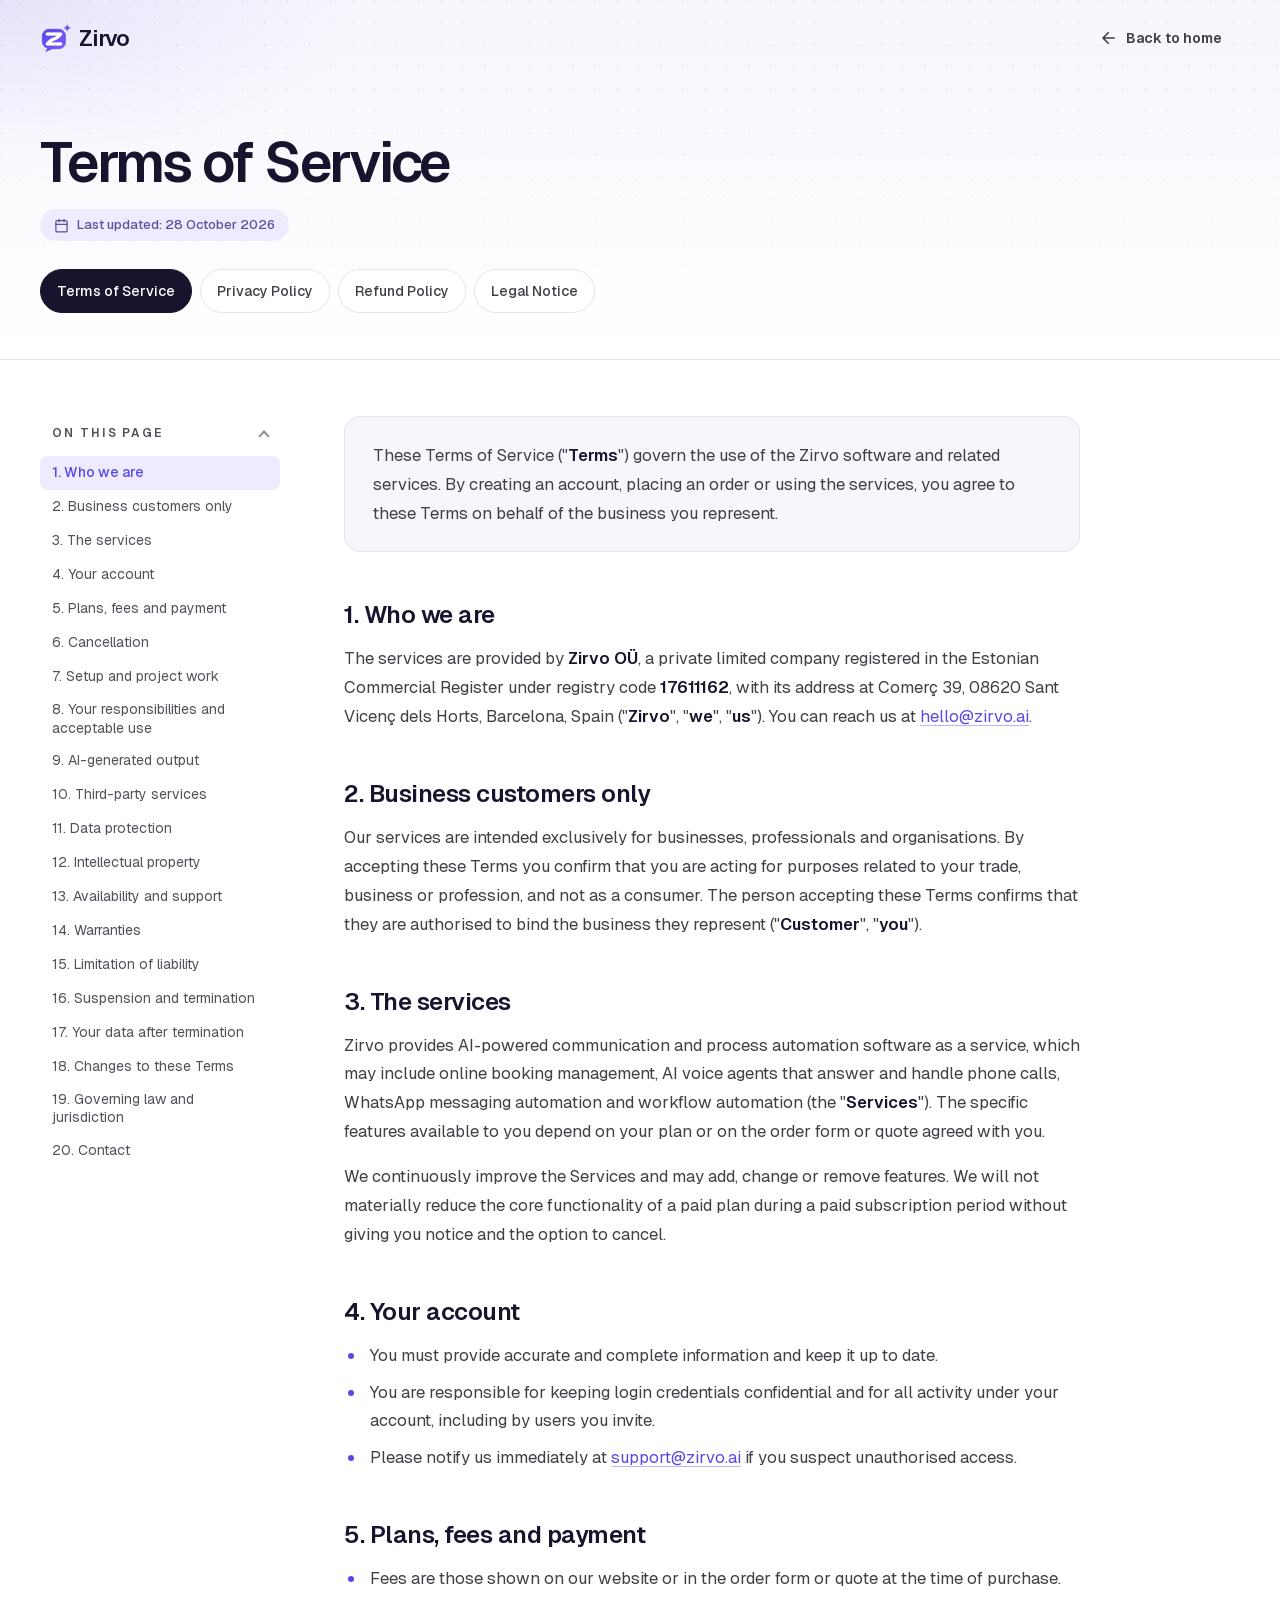
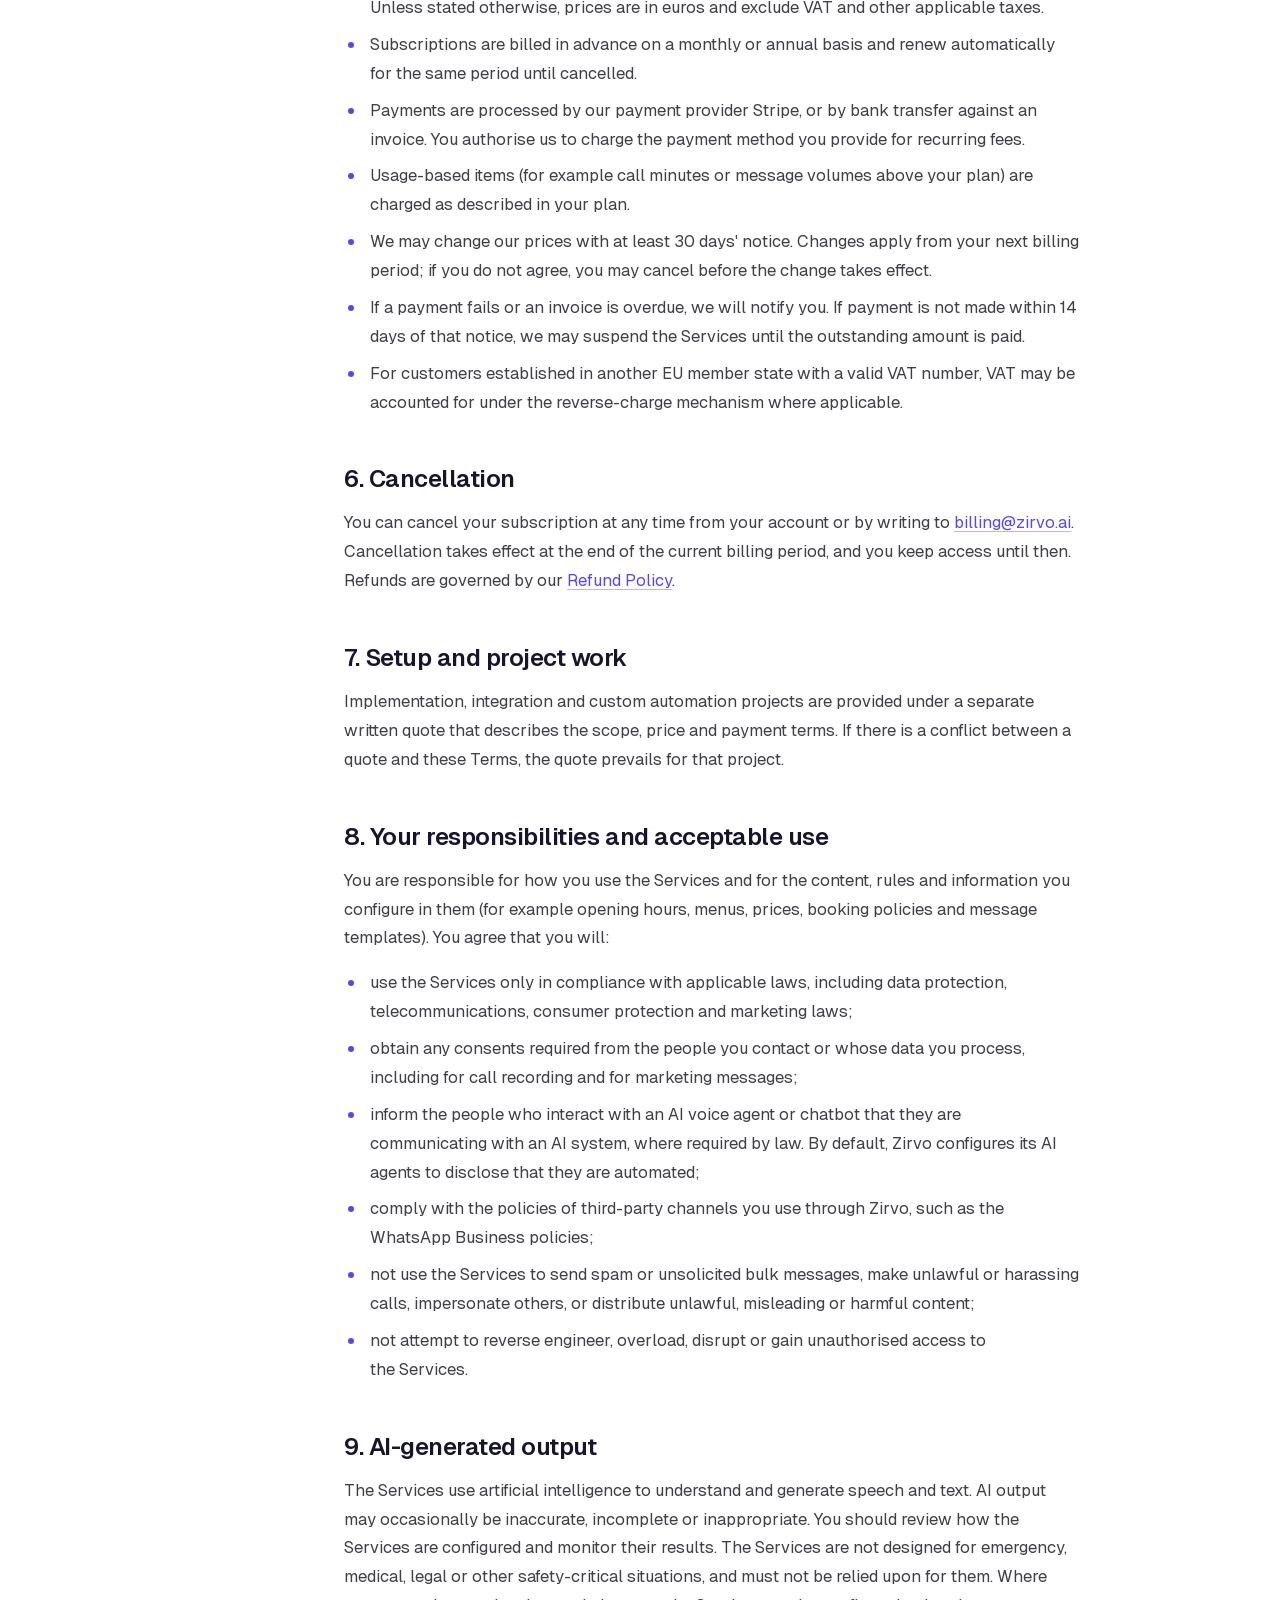
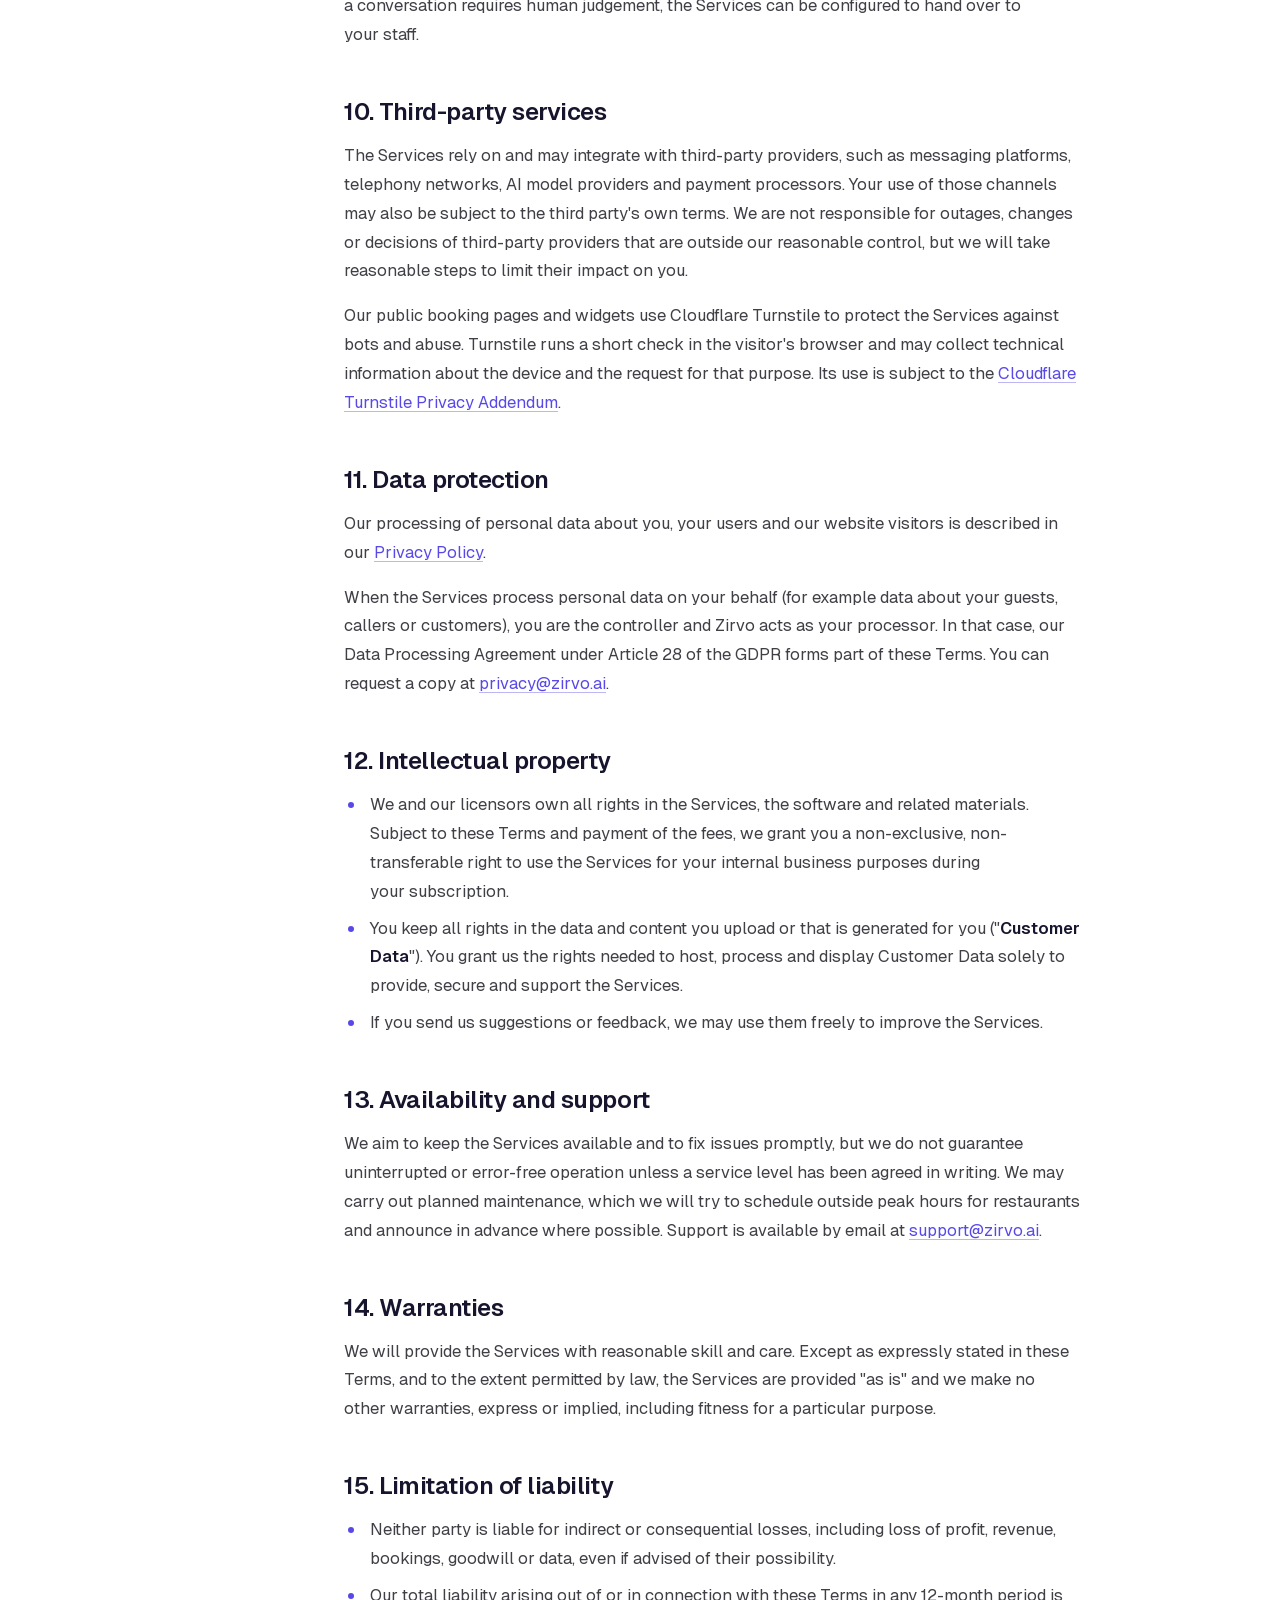
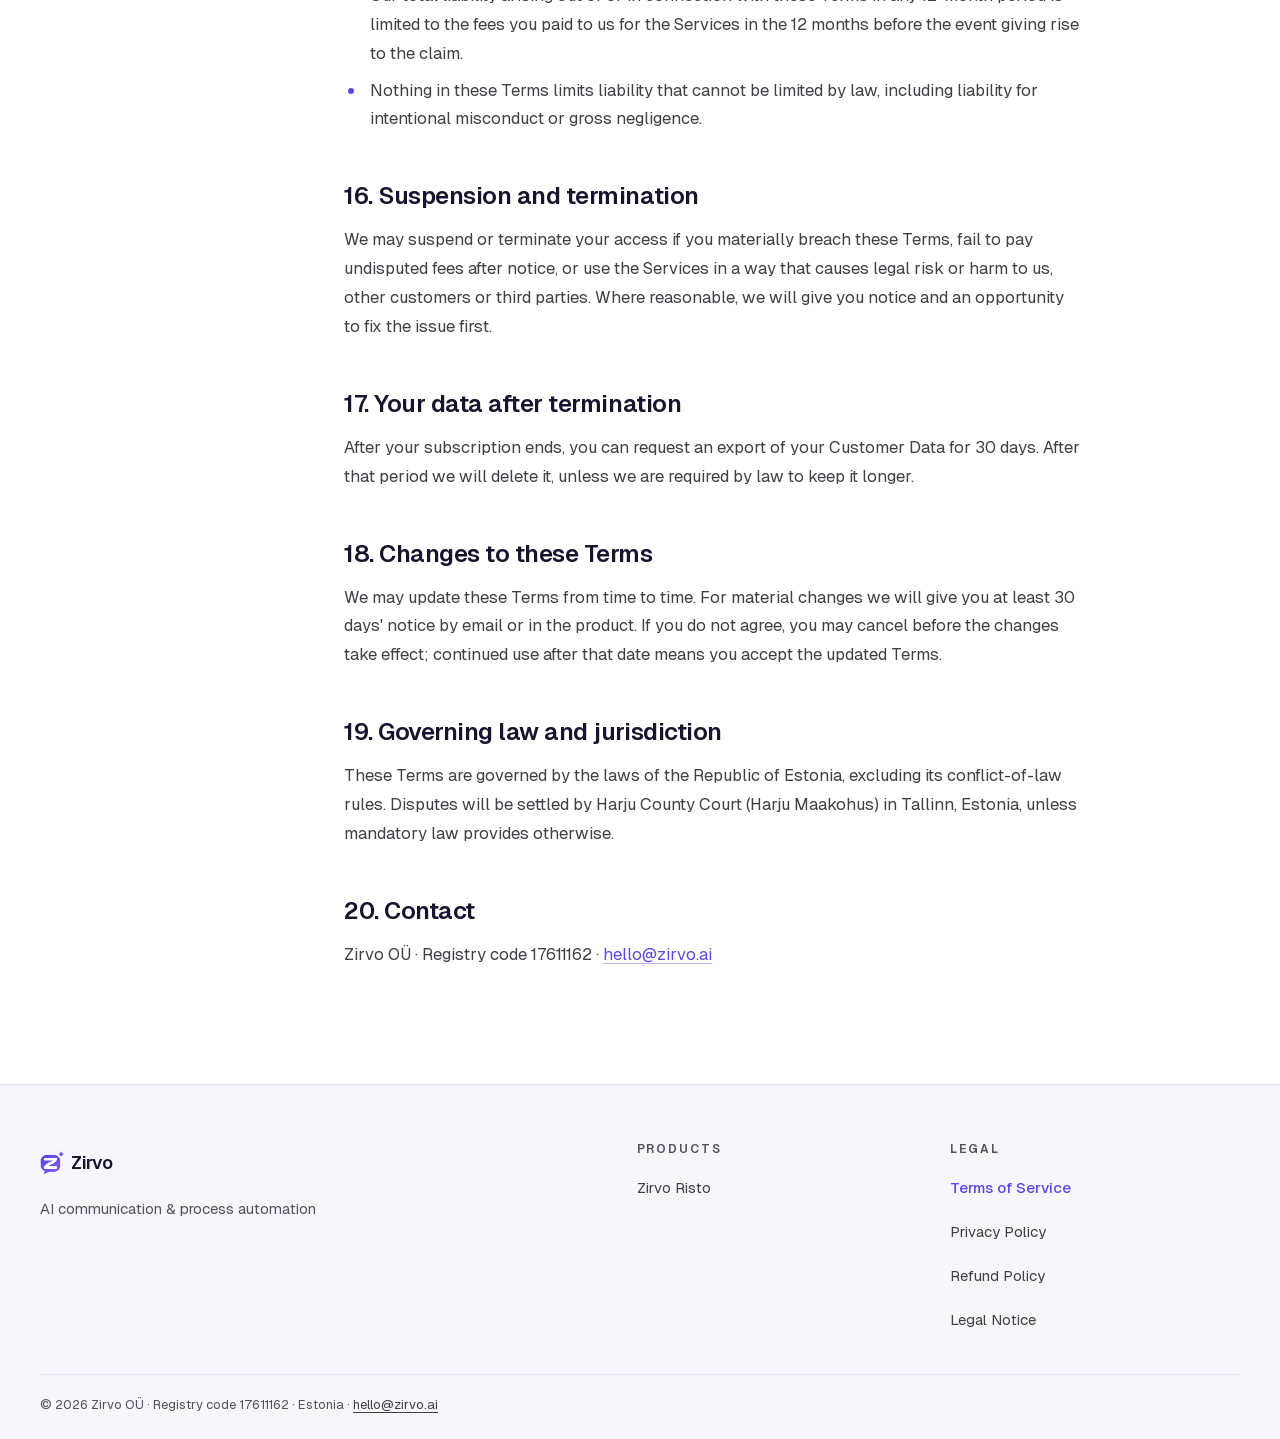
<file: terms.html>
<!DOCTYPE html>
<html lang="en">
<head>
  <meta charset="UTF-8">
  <meta name="viewport" content="width=device-width, initial-scale=1">
  <title>Terms of Service — Zirvo</title>
  <meta name="description" content="Terms of Service for Zirvo, provided by Zirvo OÜ.">
  <meta name="theme-color" content="#ffffff">
  <meta name="color-scheme" content="light">
  <link rel="icon" type="image/png" sizes="96x96" href="/favicon.png">
  <link rel="icon" href="/favicon.ico" sizes="any">
  <link rel="apple-touch-icon" href="/apple-touch-icon.png">
  <link rel="preload" href="/fonts/geist-latin.woff2" as="font" type="font/woff2" crossorigin>
  <link rel="stylesheet" href="/assets/site.css">
  <script src="/assets/site.js" defer></script>
</head>
<body>
  <a class="skip-link" href="#main">Skip to content</a>

  <header class="site-header" data-header>
    <div class="site-header__bar">
      <a href="/" class="logo" aria-label="Zirvo home">
        <span class="logo__tilt" aria-hidden="true">
          <img class="logo__mark" src="/assets/zirvo-isotipo.png" alt="" width="31" height="31">
          <span class="logo__name">Zirvo</span>
        </span>
      </a>
      <nav class="site-header__nav" aria-label="Main">
        <a class="btn btn--ghost btn--sm" href="/"><svg class="icon-arrow-left" viewBox="0 0 24 24" fill="none" stroke="currentColor" stroke-width="2.2" stroke-linecap="round" stroke-linejoin="round" aria-hidden="true" focusable="false"><path d="M19 12H5M11 19l-7-7 7-7"/></svg>Back to home</a>
      </nav>
    </div>
  </header>

  <main id="main" tabindex="-1">
    <div class="page-hero">
      <div class="container">
        <h1 class="page-hero__title">Terms of Service</h1>
        <p class="updated chip"><svg viewBox="0 0 24 24" fill="none" stroke="currentColor" stroke-width="2" stroke-linecap="round" stroke-linejoin="round" aria-hidden="true" focusable="false"><rect x="3" y="4" width="18" height="18" rx="2"/><path d="M16 2v4M8 2v4M3 10h18"/></svg>Last updated: 28 October 2026</p>
        <nav class="legal-tabs" aria-label="Legal documents">
          <a href="/terms.html" aria-current="page">Terms of Service</a>
          <a href="/privacy.html">Privacy Policy</a>
          <a href="/refunds.html">Refund Policy</a>
          <a href="/legal-notice.html">Legal Notice</a>
        </nav>
      </div>
    </div>

    <div class="container legal-layout">
      <details class="toc" data-toc>
        <summary>On this page</summary>
        <nav aria-label="On this page">
          <ol>
            <li><a href="#who-we-are">1. Who we are</a></li>
            <li><a href="#business-customers-only">2. Business customers only</a></li>
            <li><a href="#the-services">3. The services</a></li>
            <li><a href="#your-account">4. Your account</a></li>
            <li><a href="#plans-fees-and-payment">5. Plans, fees and payment</a></li>
            <li><a href="#cancellation">6. Cancellation</a></li>
            <li><a href="#setup-and-project-work">7. Setup and project work</a></li>
            <li><a href="#your-responsibilities-and-acceptable-use">8. Your responsibilities and acceptable use</a></li>
            <li><a href="#ai-generated-output">9. AI-generated output</a></li>
            <li><a href="#third-party-services">10. Third-party services</a></li>
            <li><a href="#data-protection">11. Data protection</a></li>
            <li><a href="#intellectual-property">12. Intellectual property</a></li>
            <li><a href="#availability-and-support">13. Availability and support</a></li>
            <li><a href="#warranties">14. Warranties</a></li>
            <li><a href="#limitation-of-liability">15. Limitation of liability</a></li>
            <li><a href="#suspension-and-termination">16. Suspension and termination</a></li>
            <li><a href="#your-data-after-termination">17. Your data after termination</a></li>
            <li><a href="#changes-to-these-terms">18. Changes to these Terms</a></li>
            <li><a href="#governing-law-and-jurisdiction">19. Governing law and jurisdiction</a></li>
            <li><a href="#contact">20. Contact</a></li>
          </ol>
        </nav>
      </details>

      <article class="prose">
        <div class="callout">
          <p>These Terms of Service ("<strong>Terms</strong>") govern the use of the Zirvo software and related services. By creating an account, placing an order or using the services, you agree to these Terms on behalf of the business you represent.</p>
        </div>

        <h2 id="who-we-are">1. Who we are</h2>
        <p>The services are provided by <strong>Zirvo OÜ</strong>, a private limited company registered in the Estonian Commercial Register under registry code <strong>17611162</strong>, with its address at Comerç 39, 08620 Sant Vicenç dels Horts, Barcelona, Spain ("<strong>Zirvo</strong>", "<strong>we</strong>", "<strong>us</strong>"). You can reach us at <a href="mailto:hello@zirvo.ai">hello@zirvo.ai</a>.</p>

        <h2 id="business-customers-only">2. Business customers only</h2>
        <p>Our services are intended exclusively for businesses, professionals and organisations. By accepting these Terms you confirm that you are acting for purposes related to your trade, business or profession, and not as a consumer. The person accepting these Terms confirms that they are authorised to bind the business they represent ("<strong>Customer</strong>", "<strong>you</strong>").</p>

        <h2 id="the-services">3. The services</h2>
        <p>Zirvo provides AI-powered communication and process automation software as a service, which may include online booking management, AI voice agents that answer and handle phone calls, WhatsApp messaging automation and workflow automation (the "<strong>Services</strong>"). The specific features available to you depend on your plan or on the order form or quote agreed with you.</p>
        <p>We continuously improve the Services and may add, change or remove features. We will not materially reduce the core functionality of a paid plan during a paid subscription period without giving you notice and the option to cancel.</p>

        <h2 id="your-account">4. Your account</h2>
        <ul>
          <li>You must provide accurate and complete information and keep it up to date.</li>
          <li>You are responsible for keeping login credentials confidential and for all activity under your account, including by users you invite.</li>
          <li>Please notify us immediately at <a href="mailto:support@zirvo.ai">support@zirvo.ai</a> if you suspect unauthorised access.</li>
        </ul>

        <h2 id="plans-fees-and-payment">5. Plans, fees and payment</h2>
        <ul>
          <li>Fees are those shown on our website or in the order form or quote at the time of purchase. Unless stated otherwise, prices are in euros and exclude VAT and other applicable taxes.</li>
          <li>Subscriptions are billed in advance on a monthly or annual basis and renew automatically for the same period until cancelled.</li>
          <li>Payments are processed by our payment provider Stripe, or by bank transfer against an invoice. You authorise us to charge the payment method you provide for recurring fees.</li>
          <li>Usage-based items (for example call minutes or message volumes above your plan) are charged as described in your plan.</li>
          <li>We may change our prices with at least 30 days' notice. Changes apply from your next billing period; if you do not agree, you may cancel before the change takes effect.</li>
          <li>If a payment fails or an invoice is overdue, we will notify you. If payment is not made within 14 days of that notice, we may suspend the Services until the outstanding amount is paid.</li>
          <li>For customers established in another EU member state with a valid VAT number, VAT may be accounted for under the reverse-charge mechanism where applicable.</li>
        </ul>

        <h2 id="cancellation">6. Cancellation</h2>
        <p>You can cancel your subscription at any time from your account or by writing to <a href="mailto:billing@zirvo.ai">billing@zirvo.ai</a>. Cancellation takes effect at the end of the current billing period, and you keep access until then. Refunds are governed by our <a href="refunds.html">Refund Policy</a>.</p>

        <h2 id="setup-and-project-work">7. Setup and project work</h2>
        <p>Implementation, integration and custom automation projects are provided under a separate written quote that describes the scope, price and payment terms. If there is a conflict between a quote and these Terms, the quote prevails for that project.</p>

        <h2 id="your-responsibilities-and-acceptable-use">8. Your responsibilities and acceptable use</h2>
        <p>You are responsible for how you use the Services and for the content, rules and information you configure in them (for example opening hours, menus, prices, booking policies and message templates). You agree that you will:</p>
        <ul>
          <li>use the Services only in compliance with applicable laws, including data protection, telecommunications, consumer protection and marketing laws;</li>
          <li>obtain any consents required from the people you contact or whose data you process, including for call recording and for marketing messages;</li>
          <li>inform the people who interact with an AI voice agent or chatbot that they are communicating with an AI system, where required by law. By default, Zirvo configures its AI agents to disclose that they are automated;</li>
          <li>comply with the policies of third-party channels you use through Zirvo, such as the WhatsApp Business policies;</li>
          <li>not use the Services to send spam or unsolicited bulk messages, make unlawful or harassing calls, impersonate others, or distribute unlawful, misleading or harmful content;</li>
          <li>not attempt to reverse engineer, overload, disrupt or gain unauthorised access to the Services.</li>
        </ul>

        <h2 id="ai-generated-output">9. AI-generated output</h2>
        <p>The Services use artificial intelligence to understand and generate speech and text. AI output may occasionally be inaccurate, incomplete or inappropriate. You should review how the Services are configured and monitor their results. The Services are not designed for emergency, medical, legal or other safety-critical situations, and must not be relied upon for them. Where a conversation requires human judgement, the Services can be configured to hand over to your staff.</p>

        <h2 id="third-party-services">10. Third-party services</h2>
        <p>The Services rely on and may integrate with third-party providers, such as messaging platforms, telephony networks, AI model providers and payment processors. Your use of those channels may also be subject to the third party's own terms. We are not responsible for outages, changes or decisions of third-party providers that are outside our reasonable control, but we will take reasonable steps to limit their impact on you.</p>
        <p>Our public booking pages and widgets use Cloudflare Turnstile to protect the Services against bots and abuse. Turnstile runs a short check in the visitor's browser and may collect technical information about the device and the request for that purpose. Its use is subject to the <a href="https://www.cloudflare.com/en-gb/turnstile-privacy-policy/" target="_blank" rel="noopener noreferrer">Cloudflare Turnstile Privacy Addendum</a>.</p>

        <h2 id="data-protection">11. Data protection</h2>
        <p>Our processing of personal data about you, your users and our website visitors is described in our <a href="privacy.html">Privacy Policy</a>.</p>
        <p>When the Services process personal data on your behalf (for example data about your guests, callers or customers), you are the controller and Zirvo acts as your processor. In that case, our Data Processing Agreement under Article 28 of the GDPR forms part of these Terms. You can request a copy at <a href="mailto:privacy@zirvo.ai">privacy@zirvo.ai</a>.</p>

        <h2 id="intellectual-property">12. Intellectual property</h2>
        <ul>
          <li>We and our licensors own all rights in the Services, the software and related materials. Subject to these Terms and payment of the fees, we grant you a non-exclusive, non-transferable right to use the Services for your internal business purposes during your subscription.</li>
          <li>You keep all rights in the data and content you upload or that is generated for you ("<strong>Customer Data</strong>"). You grant us the rights needed to host, process and display Customer Data solely to provide, secure and support the Services.</li>
          <li>If you send us suggestions or feedback, we may use them freely to improve the Services.</li>
        </ul>

        <h2 id="availability-and-support">13. Availability and support</h2>
        <p>We aim to keep the Services available and to fix issues promptly, but we do not guarantee uninterrupted or error-free operation unless a service level has been agreed in writing. We may carry out planned maintenance, which we will try to schedule outside peak hours for restaurants and announce in advance where possible. Support is available by email at <a href="mailto:support@zirvo.ai">support@zirvo.ai</a>.</p>

        <h2 id="warranties">14. Warranties</h2>
        <p>We will provide the Services with reasonable skill and care. Except as expressly stated in these Terms, and to the extent permitted by law, the Services are provided "as is" and we make no other warranties, express or implied, including fitness for a particular purpose.</p>

        <h2 id="limitation-of-liability">15. Limitation of liability</h2>
        <ul>
          <li>Neither party is liable for indirect or consequential losses, including loss of profit, revenue, bookings, goodwill or data, even if advised of their possibility.</li>
          <li>Our total liability arising out of or in connection with these Terms in any 12-month period is limited to the fees you paid to us for the Services in the 12 months before the event giving rise to the claim.</li>
          <li>Nothing in these Terms limits liability that cannot be limited by law, including liability for intentional misconduct or gross negligence.</li>
        </ul>

        <h2 id="suspension-and-termination">16. Suspension and termination</h2>
        <p>We may suspend or terminate your access if you materially breach these Terms, fail to pay undisputed fees after notice, or use the Services in a way that causes legal risk or harm to us, other customers or third parties. Where reasonable, we will give you notice and an opportunity to fix the issue first.</p>

        <h2 id="your-data-after-termination">17. Your data after termination</h2>
        <p>After your subscription ends, you can request an export of your Customer Data for 30 days. After that period we will delete it, unless we are required by law to keep it longer.</p>

        <h2 id="changes-to-these-terms">18. Changes to these Terms</h2>
        <p>We may update these Terms from time to time. For material changes we will give you at least 30 days' notice by email or in the product. If you do not agree, you may cancel before the changes take effect; continued use after that date means you accept the updated Terms.</p>

        <h2 id="governing-law-and-jurisdiction">19. Governing law and jurisdiction</h2>
        <p>These Terms are governed by the laws of the Republic of Estonia, excluding its conflict-of-law rules. Disputes will be settled by Harju County Court (Harju Maakohus) in Tallinn, Estonia, unless mandatory law provides otherwise.</p>

        <h2 id="contact">20. Contact</h2>
        <p>Zirvo OÜ · Registry code 17611162 · <a href="mailto:hello@zirvo.ai">hello@zirvo.ai</a></p>
      </article>
    </div>
  </main>

  <footer class="site-footer">
    <div class="container site-footer__top">
      <div class="site-footer__brand">
        <a href="/" class="logo logo--sm" aria-label="Zirvo home">
          <span class="logo__tilt" aria-hidden="true">
            <img class="logo__mark" src="/assets/zirvo-isotipo.png" alt="" width="25" height="25">
            <span class="logo__name">Zirvo</span>
          </span>
        </a>
        <p class="site-footer__tagline">AI communication &amp; process automation</p>
      </div>
      <nav class="site-footer__nav" aria-label="Footer">
        <div>
          <h2 class="site-footer__title">Products</h2>
          <ul class="footer-links">
            <li><a href="/risto/">Zirvo Risto</a></li>
          </ul>
        </div>
        <div>
          <h2 class="site-footer__title">Legal</h2>
          <ul class="footer-links">
            <li><a href="/terms.html" aria-current="page">Terms of Service</a></li>
            <li><a href="/privacy.html">Privacy Policy</a></li>
            <li><a href="/refunds.html">Refund Policy</a></li>
            <li><a href="/legal-notice.html">Legal Notice</a></li>
          </ul>
        </div>
      </nav>
    </div>
    <div class="container">
      <p class="site-footer__legal">© <span data-year>2026</span> Zirvo OÜ · Registry code 17611162 · Estonia · <a href="mailto:hello@zirvo.ai">hello@zirvo.ai</a></p>
    </div>
  </footer>
</body>
</html>
</file>
<file: assets/site.css>
/* =============================================================================
   zirvo.ai — shared stylesheet
   -----------------------------------------------------------------------------
   Static site (GitHub Pages): no framework, no build, no third-party requests.
   The tokens below mirror the Zirvo Risto app (frontend/app/globals.css):
   light only, indigo brand taken from the logo, lavender surfaces, Tailwind's
   zinc neutrals, radii and shadows, and the app's three motion curves.
   Mobile first: base rules target ~360 px, then 480 / 640 / 768 / 1024 px.
   ========================================================================== */

/* ---- Geist, variable (wght 100–900), self-hosted. Licence: /fonts/OFL.txt -- */
@font-face {
  font-family: "Geist";
  font-style: normal;
  font-weight: 100 900;
  font-display: swap;
  src: url("../fonts/geist-latin-ext.woff2") format("woff2");
  unicode-range: U+0100-02BA, U+02BD-02C5, U+02C7-02CC, U+02CE-02D7, U+02DD-02FF,
    U+0304, U+0308, U+0329, U+1D00-1DBF, U+1E00-1E9F, U+1EF2-1EFF, U+2020,
    U+20A0-20AB, U+20AD-20C0, U+2113, U+2C60-2C7F, U+A720-A7FF;
}

@font-face {
  font-family: "Geist";
  font-style: normal;
  font-weight: 100 900;
  font-display: swap;
  src: url("../fonts/geist-latin.woff2") format("woff2");
  unicode-range: U+0000-00FF, U+0131, U+0152-0153, U+02BB-02BC, U+02C6, U+02DA,
    U+02DC, U+0304, U+0308, U+0329, U+2000-206F, U+20AC, U+2122, U+2191, U+2193,
    U+2212, U+2215, U+FEFF, U+FFFD;
}

/* ---- Tokens ---------------------------------------------------------------- */
:root {
  /* Brand — Zirvo indigo, from the isotype gradient (#5849e7 → #7755f0). */
  --background: #ffffff;
  --foreground: #17152e;
  --brand: #5849e7;
  --brand-hover: #4637cf;
  --brand-focus: #7c5cf2;
  --brand-muted: #5b5299;
  --brand-end: #7755f0;

  /* Lavender surfaces and the two border tones. */
  --surface-subtle: #f7f6fd;
  --surface-accent: #eeebfe;
  --surface-accent-hover: #e2ddfd;
  --line: #e5e3f0;
  --line-strong: #8d9299;

  /* Table states, used only in floor-plan illustrations (same as the app). */
  --table-free: #d6fae3;
  --table-free-ink: #166534;
  --table-reserved: #c2410c;
  --table-occupied: #991b1b;

  /* Neutrals: Tailwind zinc, as in the app. */
  --zinc-200: #e4e4e7;
  --zinc-400: #a1a1aa;
  --zinc-500: #71717a; /* small text on white only (4.8:1) */
  --zinc-600: #52525b;
  --zinc-700: #3f3f46;
  --emerald-100: #d1fae5;
  --emerald-700: #047857;

  --text: var(--foreground);
  --text-muted: var(--zinc-600);
  --focus-ring: var(--brand-focus);

  /* Radii and shadows (Tailwind v4 scale). */
  --radius-lg: 0.5rem;
  --radius-xl: 0.75rem;
  --radius-2xl: 1rem;
  --radius-3xl: 1.5rem;
  --radius-full: 9999px;
  --shadow-xs: 0 1px 2px 0 rgb(0 0 0 / 0.05);
  --shadow-sm: 0 1px 3px 0 rgb(0 0 0 / 0.1), 0 1px 2px -1px rgb(0 0 0 / 0.1);
  --shadow-md: 0 4px 6px -1px rgb(0 0 0 / 0.1), 0 2px 4px -2px rgb(0 0 0 / 0.1);
  --shadow-float: 0 24px 48px -20px rgb(23 21 46 / 0.35), 0 1px 3px 0 rgb(0 0 0 / 0.08);
  --shadow-brand: 0 10px 28px -12px rgb(88 73 231 / 0.6);

  /* Motion — the app's curves (ease-salida / entrada / muelle) and timings. */
  --ease-salida: cubic-bezier(0.16, 1, 0.3, 1);
  --ease-entrada: cubic-bezier(0.7, 0, 0.84, 0);
  --ease-muelle: cubic-bezier(0.34, 1.56, 0.64, 1);
  --dur-rapida: 160ms;
  --dur-base: 220ms;
  --dur-salto: 320ms;

  /* Type. */
  --font-texto: "Geist", ui-sans-serif, system-ui, -apple-system, BlinkMacSystemFont,
    "Segoe UI", sans-serif;
  --font-cifras: ui-monospace, "SFMono-Regular", "Cascadia Code", "Roboto Mono",
    Consolas, monospace;

  /* Layout. */
  --gutter: 16px;
  --container: 1200px;
  --header-h: 68px;
}

@media (min-width: 640px) {
  :root { --gutter: 24px; }
}

@media (min-width: 1024px) {
  :root { --gutter: 32px; --header-h: 76px; }
}

/* ---- Base -------------------------------------------------------------------- */
*,
*::before,
*::after {
  box-sizing: border-box;
}

html {
  color-scheme: light;
  -webkit-text-size-adjust: 100%;
  text-size-adjust: 100%;
  background: var(--background);
  scroll-padding-top: calc(var(--header-h) + 16px);
}

@media (prefers-reduced-motion: no-preference) {
  html { scroll-behavior: smooth; }
}

body {
  margin: 0;
  min-height: 100vh;
  min-height: 100dvh;
  display: flex;
  flex-direction: column;
  background: var(--background);
  color: var(--text);
  font-family: var(--font-texto);
  font-size: 1rem;
  line-height: 1.6;
  -webkit-font-smoothing: antialiased;
  -moz-osx-font-smoothing: grayscale;
  overflow-x: clip;
}

main {
  display: block;
  flex: 1 0 auto;
}

main:focus {
  outline: none;
}

h1, h2, h3, p, figure, blockquote, dl, dd {
  margin: 0;
}

ul[class],
ol[class] {
  margin: 0;
  padding: 0;
  list-style: none;
}

img,
svg {
  display: block;
  max-width: 100%;
}

img {
  height: auto;
}

a {
  color: inherit;
  text-decoration-thickness: 1px;
  text-underline-offset: 0.2em;
}

button {
  font: inherit;
  color: inherit;
}

h1, h2, h3 {
  color: var(--foreground);
  font-weight: 600;
  line-height: 1.12;
  letter-spacing: -0.025em;
  text-wrap: balance;
}

p,
li {
  text-wrap: pretty;
}

strong {
  font-weight: 600;
}

:focus-visible {
  outline: 2px solid var(--focus-ring);
  outline-offset: 3px;
}

::selection {
  background: var(--surface-accent-hover);
  color: var(--foreground);
}

.visually-hidden {
  position: absolute !important;
  width: 1px;
  height: 1px;
  margin: -1px;
  padding: 0;
  overflow: hidden;
  clip: rect(0 0 0 0);
  clip-path: inset(50%);
  white-space: nowrap;
  border: 0;
}

.skip-link {
  position: absolute;
  top: 8px;
  left: 8px;
  z-index: 100;
  padding: 12px 16px;
  border-radius: var(--radius-xl);
  background: var(--foreground);
  color: #fff;
  font-weight: 600;
  text-decoration: none;
  transform: translateY(-160%);
  transition: transform var(--dur-base) var(--ease-salida);
}

.skip-link:focus,
.skip-link:focus-visible {
  transform: none;
}

.container {
  width: 100%;
  max-width: calc(var(--container) + var(--gutter) * 2);
  margin-inline: auto;
  padding-inline: var(--gutter);
}

@media (max-width: 639.98px) {
  .only-sm-up { display: none !important; }
}

/* ---- Logo (LogoZirvo: isotype + name in Geist 600, tracking -0.045em) -------- */
.logo {
  display: inline-flex;
  align-items: center;
  gap: 0.4em;
  min-height: 44px;
  font-size: 22px;
  line-height: 1;
  color: var(--foreground);
  text-decoration: none;
  white-space: nowrap;
  border-radius: var(--radius-lg);
}

.logo__tilt {
  display: inline-flex;
  align-items: center;
  gap: 0.35em;
  transform-origin: bottom left;
  transition: transform 300ms ease-out;
}

.logo__mark {
  flex: none;
  width: 1.4em;
  height: 1.4em;
}

.logo__name {
  font-weight: 600;
  letter-spacing: -0.045em;
}

.logo__by {
  align-self: flex-end;
  padding-bottom: 0.18em;
  font-size: 0.56em;
  font-weight: 500;
  letter-spacing: 0;
  color: var(--zinc-600);
}

.logo--sm {
  font-size: 18px;
}

/* Below the 360 px target the attribution yields, so the header never overflows. */
@media (max-width: 359.98px) {
  .logo__by { display: none; }
}

@media (hover: hover) and (prefers-reduced-motion: no-preference) {
  .logo:hover .logo__tilt {
    transform: rotate(6deg);
  }
}

/* ---- Buttons ------------------------------------------------------------------ */
.btn {
  display: inline-flex;
  align-items: center;
  justify-content: center;
  gap: 0.5rem;
  min-height: 48px;
  padding: 0.5rem 1.5rem;
  border: 1px solid transparent;
  border-radius: var(--radius-xl);
  font-size: 0.9375rem;
  font-weight: 600;
  line-height: 1.2;
  text-align: center;
  text-decoration: none;
  cursor: pointer;
  -webkit-tap-highlight-color: transparent;
  transition:
    background-color var(--dur-rapida) ease,
    border-color var(--dur-rapida) ease,
    color var(--dur-rapida) ease,
    box-shadow var(--dur-base) ease,
    transform var(--dur-base) var(--ease-salida);
}

.btn svg {
  flex: none;
  width: 18px;
  height: 18px;
  transition: transform var(--dur-base) var(--ease-salida);
}

.btn:active {
  transform: translateY(1px) scale(0.985);
}

.btn--primary {
  background: var(--brand);
  color: #fff;
  box-shadow: var(--shadow-brand);
}

.btn--primary:hover {
  background: var(--brand-hover);
}

.btn--ghost {
  background: transparent;
  color: var(--zinc-700);
}

.btn--ghost:hover {
  background: var(--surface-subtle);
  color: var(--foreground);
}

.btn--light {
  background: #fff;
  color: var(--foreground);
  box-shadow: var(--shadow-md);
}

.btn--light:hover {
  background: var(--surface-accent);
}

.btn--sm {
  min-height: 44px;
  padding: 0.375rem 1rem;
  font-size: 0.875rem;
}

@media (hover: hover) {
  .btn:hover .icon-arrow-right { transform: translateX(3px); }
  .btn:hover .icon-arrow-left { transform: translateX(-3px); }
}

/* ---- Chips, eyebrows, text links ------------------------------------------------ */
.chip {
  display: inline-flex;
  align-items: center;
  gap: 0.5rem;
  max-width: 100%;
  min-height: 2rem;
  padding: 0.3125rem 0.875rem;
  border-radius: 1rem;
  background: var(--surface-accent);
  color: var(--brand-muted);
  font-size: 0.8125rem;
  font-weight: 500;
  line-height: 1.35;
}

.chip--outline {
  border: 1px solid var(--line);
  background: rgb(255 255 255 / 0.8);
  color: var(--zinc-600);
  box-shadow: var(--shadow-xs);
}

.chip svg {
  flex: none;
  width: 15px;
  height: 15px;
}

.chip__dot {
  position: relative;
  flex: none;
  width: 0.5rem;
  height: 0.5rem;
  border-radius: 50%;
  background: var(--brand);
}

.chip__dot::after {
  content: "";
  position: absolute;
  inset: 0;
  border-radius: inherit;
  background: var(--brand);
  opacity: 0;
}

@media (prefers-reduced-motion: no-preference) {
  /* Three pings, then still: nothing loops for more than five seconds. */
  .chip__dot::after { animation: ping 1.6s var(--ease-salida) 0.8s 3; }
}

@keyframes ping {
  0% { transform: scale(1); opacity: 0.55; }
  80%, 100% { transform: scale(2.8); opacity: 0; }
}

.eyebrow {
  font-size: 0.75rem;
  font-weight: 600;
  letter-spacing: 0.16em;
  line-height: 1.4;
  text-transform: uppercase;
  color: var(--brand);
}

.text-link {
  color: var(--brand);
  font-weight: 500;
  text-decoration: underline;
  text-decoration-color: rgb(88 73 231 / 0.35);
  transition: text-decoration-color var(--dur-rapida) ease, color var(--dur-rapida) ease;
}

.text-link:hover {
  color: var(--brand-hover);
  text-decoration-color: currentColor;
}

/* ---- Header (sticky with JS; compacts into a floating bar on scroll) ---------- */
.site-header {
  position: relative;
  z-index: 50;
  height: var(--header-h);
  pointer-events: none;
}

.js .site-header {
  position: sticky;
  top: 0;
}

.site-header__bar {
  display: flex;
  align-items: center;
  justify-content: space-between;
  gap: 12px;
  width: 100%;
  max-width: calc(var(--container) + var(--gutter) * 2);
  height: 100%;
  margin-inline: auto;
  padding-inline: var(--gutter);
  border: 1px solid transparent;
  border-radius: 0;
  background-color: rgb(255 255 255 / 0);
  pointer-events: auto;
  transition:
    width 350ms var(--ease-salida),
    max-width 350ms var(--ease-salida),
    height 350ms var(--ease-salida),
    padding 350ms var(--ease-salida),
    transform 350ms var(--ease-salida),
    border-radius 350ms var(--ease-salida),
    background-color 250ms ease,
    border-color 250ms ease,
    box-shadow 350ms ease;
}

.site-header.is-scrolled .site-header__bar {
  width: calc(100% - 16px);
  max-width: var(--container);
  height: 58px;
  padding-inline: 12px 7px;
  border-color: rgb(229 227 240 / 0.95);
  border-radius: var(--radius-2xl);
  background-color: rgb(255 255 255 / 0.84);
  box-shadow: 0 12px 32px -16px rgb(23 21 46 / 0.22), var(--shadow-xs);
  -webkit-backdrop-filter: saturate(180%) blur(14px);
  backdrop-filter: saturate(180%) blur(14px);
  transform: translateY(7px);
}

@supports not ((backdrop-filter: blur(1px)) or (-webkit-backdrop-filter: blur(1px))) {
  .site-header.is-scrolled .site-header__bar { background-color: rgb(255 255 255 / 0.97); }
}

@media (min-width: 1024px) {
  .site-header.is-scrolled .site-header__bar {
    transform: translateY(9px);
  }
}

.site-header__nav {
  display: flex;
  align-items: center;
  gap: 4px;
}

.nav-link {
  display: inline-flex;
  align-items: center;
  min-height: 44px;
  padding: 0.375rem 0.875rem;
  border-radius: var(--radius-xl);
  color: var(--zinc-700);
  font-size: 0.9375rem;
  font-weight: 500;
  text-decoration: none;
  transition: background-color var(--dur-rapida) ease, color var(--dur-rapida) ease;
}

.nav-link:hover {
  background: var(--surface-accent);
  color: var(--brand);
}

/* ---- Sections ------------------------------------------------------------------- */
.section {
  padding-block: clamp(4rem, 2.75rem + 5vw, 7.5rem);
}

.section--subtle {
  background: var(--surface-subtle);
  border-block: 1px solid var(--line);
}

.section--tight-top {
  padding-top: 0;
}

.section-head {
  max-width: 46rem;
  margin-bottom: clamp(2rem, 1.5rem + 2vw, 3.5rem);
}

.section-title {
  font-size: clamp(1.875rem, 1.35rem + 2.1vw, 2.875rem);
  letter-spacing: -0.035em;
  line-height: 1.08;
}

.eyebrow + .section-title {
  margin-top: 0.75rem;
}

.section-lead {
  margin-top: 1rem;
  color: var(--text-muted);
  font-size: clamp(1.0625rem, 1rem + 0.3vw, 1.1875rem);
}

/* ---- Hero ---------------------------------------------------------------------- */
.hero {
  position: relative;
  isolation: isolate;
  /* Slides under the transparent header so the wash starts at the very top. */
  margin-top: calc(var(--header-h) * -1);
  padding-top: calc(var(--header-h) + clamp(1.75rem, 0.75rem + 4vw, 5rem));
  padding-bottom: clamp(3.5rem, 2.5rem + 4vw, 6.5rem);
}

.hero__bg {
  position: absolute;
  inset: 0;
  z-index: -1;
  overflow: hidden;
  pointer-events: none;
}

.hero__bg::before {
  content: "";
  position: absolute;
  inset: 0;
  background:
    radial-gradient(45% 50% at 12% 10%, rgb(88 73 231 / 0.15), transparent 70%),
    radial-gradient(40% 45% at 88% 6%, rgb(124 92 242 / 0.14), transparent 72%),
    radial-gradient(50% 45% at 75% 92%, rgb(88 73 231 / 0.07), transparent 70%);
}

.hero__bg::after {
  content: "";
  position: absolute;
  inset: 0;
  background-image: radial-gradient(circle at 1px 1px, rgb(23 21 46 / 0.075) 1px, transparent 0);
  background-size: 22px 22px;
  -webkit-mask-image: radial-gradient(ellipse 75% 65% at 50% 25%, #000 25%, transparent 75%);
  mask-image: radial-gradient(ellipse 75% 65% at 50% 25%, #000 25%, transparent 75%);
}

.hero__grid {
  display: grid;
  gap: clamp(2.75rem, 1.75rem + 4vw, 4rem);
  align-items: center;
}

@media (min-width: 1024px) {
  .hero__grid {
    grid-template-columns: minmax(0, 1.08fr) minmax(0, 0.92fr);
    gap: 3.5rem;
  }
}

.hero__title {
  margin-top: 1.25rem;
  font-size: clamp(2.25rem, 1.45rem + 3.6vw, 4.125rem);
  letter-spacing: -0.042em;
  line-height: 1.04;
}

.hero__lead {
  max-width: 38rem;
  margin-top: 1.25rem;
  color: var(--text-muted);
  font-size: clamp(1.0625rem, 0.98rem + 0.45vw, 1.25rem);
  line-height: 1.6;
}

.hero__actions {
  display: flex;
  flex-wrap: wrap;
  align-items: center;
  gap: 0.75rem 1.25rem;
  margin-top: 2rem;
}

.hero__note {
  margin-top: 1rem;
  color: var(--text-muted);
  font-size: 0.9375rem;
}

.gradient-text {
  color: var(--brand);
}

@supports ((-webkit-background-clip: text) or (background-clip: text)) {
  .gradient-text {
    background: linear-gradient(100deg, var(--brand) 10%, var(--brand-focus) 90%);
    -webkit-background-clip: text;
    background-clip: text;
    color: transparent;
    -webkit-box-decoration-break: clone;
    box-decoration-break: clone;
  }
}

@media (forced-colors: active) {
  .gradient-text {
    background: none;
    color: CanvasText;
  }
}

/* One entrance on first paint, CSS only: works without JS and ends visible. */
@media (prefers-reduced-motion: no-preference) {
  /* `backwards`: hidden during its delay, then back to normal styles. */
  [data-enter] {
    animation: entra 800ms var(--ease-salida) backwards;
  }
  [data-enter="2"] { animation-delay: 80ms; }
  [data-enter="3"] { animation-delay: 160ms; }
  [data-enter="4"] { animation-delay: 240ms; }
  [data-enter="5"] { animation-delay: 320ms; }
}

@keyframes entra {
  from {
    opacity: 0;
    transform: translateY(14px);
  }
}

/* ---- Scroll reveal (classes added by site.js only to off-screen blocks) ------- */
/* Attribute + class so it outranks a component's own `transition`. */
[data-reveal].reveal-pending {
  opacity: 0;
  transform: translateY(20px);
  transition:
    opacity 700ms var(--ease-salida) var(--reveal-delay, 0ms),
    transform 800ms var(--ease-salida) var(--reveal-delay, 0ms);
}

[data-reveal].reveal-pending.is-revealed {
  opacity: 1;
  transform: none;
}

/* ---- Cards and grids ---------------------------------------------------------- */
.card {
  position: relative;
  display: flex;
  flex-direction: column;
  min-width: 0;
  padding: 1.25rem;
  border: 1px solid var(--line);
  border-radius: var(--radius-2xl);
  background: #fff;
}

@media (min-width: 640px) {
  .card { padding: 1.5rem; }
}

.card__head {
  display: flex;
  align-items: center;
  gap: 0.75rem;
}

.card__title {
  font-size: 1.125rem;
  letter-spacing: -0.015em;
  line-height: 1.3;
}

.card__text {
  margin-top: 0.625rem;
  color: var(--text-muted);
  font-size: 0.9688rem;
  line-height: 1.6;
}

.icon-tile {
  display: inline-grid;
  flex: none;
  place-items: center;
  width: 2.75rem;
  height: 2.75rem;
  border-radius: var(--radius-xl);
  background: var(--surface-accent);
  color: var(--brand);
}

.icon-tile svg {
  width: 1.375rem;
  height: 1.375rem;
}

.icon-tile--lg {
  width: 3.5rem;
  height: 3.5rem;
  border-radius: var(--radius-2xl);
}

.icon-tile--lg svg {
  width: 1.75rem;
  height: 1.75rem;
}

/* Bento: 1 column → 2 (768) → 3 with two wide cells (1024). */
.bento {
  display: grid;
  grid-template-columns: minmax(0, 1fr);
  gap: 1rem;
}

@media (min-width: 768px) {
  .bento {
    grid-template-columns: repeat(2, minmax(0, 1fr));
    gap: 1.25rem;
  }
}

@media (min-width: 1024px) {
  .bento { grid-template-columns: repeat(3, minmax(0, 1fr)); }
  .bento__item--wide { grid-column: span 2; }
}

/* ---- Illustrations (decorative, aria-hidden) ---------------------------------- */
.illus {
  position: relative;
  display: grid;
  place-items: center;
  height: 9.5rem;
  margin-bottom: 1.25rem;
  overflow: hidden;
  border: 1px solid var(--line);
  border-radius: var(--radius-xl);
  background-color: var(--surface-subtle);
}

.illus--dots,
.plan-canvas {
  background-image: radial-gradient(circle at 1px 1px, rgb(88 73 231 / 0.13) 1px, transparent 0);
  background-size: 16px 16px;
}

/* Voice waveform. Bar heights come from --h (0–1). */
.wave {
  display: flex;
  align-items: center;
  gap: 3px;
  height: 28px;
}

.wave i {
  display: block;
  flex: none;
  width: 3px;
  height: 100%;
  border-radius: 3px;
  background: var(--brand);
  transform: scaleY(var(--h, 0.5));
}

.wave i:nth-child(3n + 1) { --h: 0.4; }
.wave i:nth-child(3n + 2) { --h: 0.85; }
.wave i:nth-child(3n) { --h: 0.6; }
.wave i:nth-child(4n) { --h: 1; }
.wave i:nth-child(5n) { --h: 0.3; }
.wave i:nth-child(7n) { --h: 0.7; }

.call-pill {
  display: flex;
  align-items: center;
  gap: 0.875rem;
  max-width: calc(100% - 1rem);
  padding: 0.5rem 1rem 0.5rem 0.5rem;
  border: 1px solid var(--line);
  border-radius: var(--radius-full);
  background: #fff;
  box-shadow: var(--shadow-md);
}

.call-pill .wave {
  min-width: 0;
  overflow: hidden;
}

.call-pill__icon {
  display: grid;
  flex: none;
  place-items: center;
  width: 2.5rem;
  height: 2.5rem;
  border-radius: 50%;
  background: var(--brand);
  color: #fff;
}

.call-pill__icon svg {
  width: 1.125rem;
  height: 1.125rem;
}

.call-pill__time {
  color: var(--zinc-600);
  font-family: var(--font-cifras);
  font-size: 0.8125rem;
  font-variant-numeric: tabular-nums;
}

/* Abstract chat bubbles. */
.mini-chat {
  display: flex;
  flex-direction: column;
  gap: 0.5rem;
  width: min(13.5rem, 84%);
}

.mini-bubble {
  display: flex;
  flex-direction: column;
  gap: 0.375rem;
  padding: 0.625rem 0.75rem;
  border-radius: 0.875rem;
  box-shadow: 0 1px 2px rgb(23 21 46 / 0.08);
}

.mini-bubble i {
  display: block;
  height: 0.375rem;
  border-radius: 3px;
}

.mini-bubble--in {
  align-self: flex-start;
  width: 82%;
  border-top-left-radius: 0.25rem;
  background: #fff;
}

.mini-bubble--in i { background: var(--zinc-200); }
.mini-bubble--in i:last-child { width: 62%; }

.mini-bubble--out {
  flex-direction: row;
  align-items: center;
  justify-content: flex-end;
  align-self: flex-end;
  width: 60%;
  border-top-right-radius: 0.25rem;
  background: var(--emerald-100);
}

.mini-bubble--out i {
  flex: 1;
  background: rgb(4 120 87 / 0.25);
}

.mini-bubble--out svg {
  flex: none;
  width: 16px;
  height: 11px;
  color: var(--brand);
}

/* Time slots. */
.slots {
  display: flex;
  flex-wrap: wrap;
  justify-content: center;
  gap: 0.5rem;
  max-width: 17rem;
  padding: 0 0.75rem;
}

.slot {
  display: inline-grid;
  place-items: center;
  min-width: 4rem;
  padding: 0.4375rem 0.75rem;
  border: 1px solid var(--line);
  border-radius: var(--radius-full);
  background: #fff;
  color: var(--foreground);
  font-size: 0.8125rem;
  font-weight: 500;
  font-variant-numeric: tabular-nums;
}

.slot--off {
  border-color: transparent;
  background: transparent;
  color: var(--zinc-600);
  text-decoration: line-through;
}

.slot--on {
  border-color: var(--brand);
  background: var(--brand);
  color: #fff;
  box-shadow: var(--shadow-brand);
}

/* Mini calendar. */
.mini-cal {
  display: grid;
  grid-template-columns: repeat(7, 0.625rem);
  gap: 0.25rem;
}

.mini-cal i {
  display: block;
  height: 0.625rem;
  border-radius: 3px;
  background: var(--line);
}

.mini-cal .soft { background: var(--surface-accent-hover); }

.mini-cal .on {
  background: var(--brand);
  box-shadow: 0 0 0 3px rgb(88 73 231 / 0.22);
}

/* Automation flow. */
.flow {
  width: 7.5rem;
  height: auto;
  overflow: visible;
}

.flow__line { fill: none; stroke: var(--surface-accent-hover); stroke-width: 2; stroke-dasharray: 3 4; stroke-linecap: round; }
.flow__start { fill: var(--surface-accent-hover); }
.flow__step { fill: var(--brand-focus); }
.flow__end { fill: var(--brand); }
.flow__tick { fill: none; stroke: #fff; stroke-width: 2.2; stroke-linecap: round; stroke-linejoin: round; }

/* Floor plan, in the app's table-state colours. */
.plan {
  --cell: 2.5rem;
  display: grid;
  grid-template-columns: repeat(5, var(--cell));
  grid-auto-rows: var(--cell);
  gap: 0.625rem;
}

.table {
  display: grid;
  place-items: center;
  border-radius: 0.625rem;
  font-size: 0.75rem;
  font-weight: 600;
  font-variant-numeric: tabular-nums;
  line-height: 1;
}

.table--round { border-radius: 50%; }
.table--wide { grid-column: span 2; }

.table--free {
  background: var(--table-free);
  box-shadow: inset 0 0 0 2px var(--table-free-ink);
  color: var(--foreground);
}

.table--reserved {
  background: var(--table-reserved);
  color: #fff;
}

.table--occupied {
  background: var(--table-occupied);
  color: #fff;
}

/* ---- Home: capability tiles in the hero ---------------------------------------- */
.caps {
  display: grid;
  grid-template-columns: repeat(2, minmax(0, 1fr));
  gap: 0.75rem;
}

.cap {
  display: flex;
  flex-direction: column;
  gap: 0.875rem;
  min-width: 0;
  padding: 0.75rem;
  border: 1px solid var(--line);
  border-radius: var(--radius-2xl);
  background: rgb(255 255 255 / 0.88);
  box-shadow: var(--shadow-sm);
}

.cap__art {
  display: grid;
  place-items: center;
  height: 5.5rem;
  overflow: hidden;
  border-radius: var(--radius-xl);
  background: var(--surface-subtle);
}

.cap__label {
  display: flex;
  align-items: center;
  gap: 0.625rem;
  color: var(--foreground);
  font-size: 0.9375rem;
  font-weight: 600;
  letter-spacing: -0.01em;
  line-height: 1.25;
  overflow-wrap: break-word;
  hyphens: auto;
}

.cap__icon {
  display: grid;
  flex: none;
  place-items: center;
  width: 2rem;
  height: 2rem;
  border-radius: var(--radius-lg);
  background: var(--surface-accent);
  color: var(--brand);
}

.cap__icon svg {
  width: 1.0625rem;
  height: 1.0625rem;
}

@media (min-width: 640px) {
  .caps { gap: 1rem; }
  .cap { padding: 1rem; }
  .cap__art { height: 7rem; }
}

@media (min-width: 1024px) {
  /* Staggered bento: the right column sits a little lower. */
  .caps { padding-bottom: 1.75rem; }
  .cap:nth-child(even) { transform: translateY(1.75rem); }
}

/* ---- Home: product card (brand gradient block) --------------------------------- */
.product-card {
  position: relative;
  isolation: isolate;
  display: grid;
  gap: 2rem;
  margin-top: 1rem;
  padding: clamp(1.5rem, 0.9rem + 2.6vw, 3.25rem);
  overflow: hidden;
  border-radius: var(--radius-3xl);
  background: linear-gradient(135deg, var(--brand-hover) 0%, var(--brand) 48%, var(--brand-end) 100%);
  box-shadow: 0 30px 60px -32px rgb(70 55 207 / 0.7);
  color: #fff;
  transition: transform 450ms var(--ease-salida), box-shadow 450ms var(--ease-salida);
}

.product-card::before {
  content: "";
  position: absolute;
  inset: 0;
  z-index: -1;
  background:
    radial-gradient(55% 70% at 100% 100%, rgb(255 255 255 / 0.14), transparent 70%),
    radial-gradient(circle at 1px 1px, rgb(255 255 255 / 0.12) 1px, transparent 0) 0 0 / 18px 18px;
  -webkit-mask-image: linear-gradient(105deg, transparent 35%, #000 80%);
  mask-image: linear-gradient(105deg, transparent 35%, #000 80%);
}

@media (min-width: 768px) {
  .product-card {
    grid-template-columns: minmax(0, 1fr) minmax(0, 1fr);
    align-items: center;
  }
}

@media (hover: hover) {
  .product-card:hover {
    transform: translateY(-3px);
    box-shadow: 0 36px 70px -32px rgb(70 55 207 / 0.8);
  }
  .product-card:hover .product-card__go { transform: translateX(4px); }
}

.app-icon {
  display: grid;
  place-items: center;
  width: 3.5rem;
  height: 3.5rem;
  border-radius: 1.125rem;
  background: #fff;
  box-shadow: 0 10px 24px -10px rgb(23 21 46 / 0.45);
}

.app-icon img {
  width: 2.5rem;
  height: 2.5rem;
}

.product-card__title {
  margin-top: 1.5rem;
  color: #fff;
  font-size: clamp(1.875rem, 1.4rem + 2vw, 2.75rem);
  letter-spacing: -0.04em;
}

.product-card__title a {
  color: inherit;
  text-decoration: none;
}

.product-card__text {
  margin-top: 0.5rem;
  color: #fff;
  font-size: clamp(1.0625rem, 1rem + 0.35vw, 1.25rem);
}

.product-card__go {
  display: grid;
  place-items: center;
  width: 3rem;
  height: 3rem;
  margin-top: 1.75rem;
  border-radius: 50%;
  background: #fff;
  color: var(--brand);
  transition: transform var(--dur-salto) var(--ease-salida);
}

.product-card__go svg {
  width: 20px;
  height: 20px;
}

/* The whole card is the link. */
.stretched-link::after {
  content: "";
  position: absolute;
  inset: 0;
  z-index: 1;
  border-radius: inherit;
}

.stretched-link:focus-visible {
  outline: none;
}

.stretched-link:focus-visible::after {
  outline: 3px solid #fff;
  outline-offset: -6px;
}

.product-card__visual {
  display: grid;
  place-items: center;
}

.app-window {
  width: min(100%, 22rem);
  overflow: hidden;
  border-radius: var(--radius-2xl);
  background: #fff;
  box-shadow: 0 30px 60px -24px rgb(23 21 46 / 0.55);
  transform: rotate(-2deg);
}

.app-window__bar {
  display: flex;
  gap: 6px;
  padding: 0.75rem 0.875rem;
  border-bottom: 1px solid var(--line);
}

.app-window__bar i {
  display: block;
  width: 9px;
  height: 9px;
  border-radius: 50%;
  background: var(--zinc-200);
}

.plan-canvas {
  display: grid;
  place-items: center;
  padding: 1.25rem 0.5rem;
  background-color: var(--surface-subtle);
}

.product-card .plan { --cell: 2.25rem; }

@media (min-width: 1024px) {
  .product-card .plan { --cell: 2.625rem; }
}

/* ---- Risto: steps ------------------------------------------------------------ */
.steps {
  display: grid;
  gap: 1rem;
  counter-reset: paso;
}

@media (min-width: 768px) {
  .steps {
    grid-template-columns: repeat(3, minmax(0, 1fr));
    gap: 1.25rem;
  }
}

.steps li {
  position: relative;
  padding: 1.5rem;
  border: 1px solid var(--line);
  border-radius: var(--radius-2xl);
  background: #fff;
  color: var(--text-muted);
  counter-increment: paso;
}

.steps li::before {
  content: counter(paso);
  display: grid;
  place-items: center;
  width: 2.5rem;
  height: 2.5rem;
  margin-bottom: 1.125rem;
  border-radius: 50%;
  background: var(--brand);
  box-shadow: 0 0 0 6px var(--surface-accent);
  color: #fff;
  font-weight: 600;
}

.steps strong {
  display: block;
  margin-bottom: 0.375rem;
  color: var(--foreground);
  font-size: 1.0625rem;
  letter-spacing: -0.01em;
}

@media (min-width: 768px) {
  /* A dashed path from each number to the next card. */
  .steps li:not(:last-child)::after {
    content: "";
    position: absolute;
    top: calc(1.5rem + 1.25rem - 1px);
    left: calc(1.5rem + 2.5rem + 1rem);
    right: calc(-1.25rem - 1px);
    border-top: 2px dashed var(--surface-accent-hover);
  }
}

/* ---- Risto: sign-in and data ------------------------------------------------- */
.privacy {
  display: grid;
  gap: 1.75rem;
}

@media (min-width: 1024px) {
  .privacy {
    grid-template-columns: minmax(0, 0.8fr) minmax(0, 1.2fr);
    gap: 4rem;
    align-items: start;
  }
}

.privacy__head .section-title {
  margin-top: 1.25rem;
}

.privacy-card {
  padding: clamp(1.25rem, 0.9rem + 1.6vw, 2rem);
  border: 1px solid var(--line);
  border-radius: var(--radius-3xl);
  background: #fff;
  box-shadow: var(--shadow-sm);
  color: var(--zinc-700);
  font-size: 1.0313rem;
}

.privacy-card p + p {
  margin-top: 1rem;
}

.privacy-card strong {
  color: var(--foreground);
}

.privacy-card a {
  color: var(--brand);
  font-weight: 500;
  text-decoration-color: rgb(88 73 231 / 0.4);
}

.privacy-card a:hover {
  text-decoration-color: currentColor;
}

/* ---- Dark call-to-action band ------------------------------------------------- */
.cta-band {
  --focus-ring: #fff;
  position: relative;
  isolation: isolate;
  overflow: hidden;
  padding: clamp(2.25rem, 1.25rem + 4.5vw, 4.75rem) clamp(1.5rem, 0.75rem + 3.5vw, 4.5rem);
  border-radius: var(--radius-3xl);
  background: var(--foreground);
  color: #fff;
}

.cta-band::before {
  content: "";
  position: absolute;
  inset: 0;
  z-index: -1;
  background:
    radial-gradient(60% 90% at 0% 0%, rgb(88 73 231 / 0.6), transparent 62%),
    radial-gradient(50% 80% at 100% 100%, rgb(124 92 242 / 0.45), transparent 62%);
}

.cta-band::after {
  content: "";
  position: absolute;
  inset: 0;
  z-index: -1;
  background-image: radial-gradient(circle at 1px 1px, rgb(255 255 255 / 0.1) 1px, transparent 0);
  background-size: 20px 20px;
  -webkit-mask-image: linear-gradient(to left, #000, transparent 70%);
  mask-image: linear-gradient(to left, #000, transparent 70%);
}

.cta-band__title {
  max-width: 24ch;
  color: #fff;
  font-size: clamp(1.75rem, 1.25rem + 2.2vw, 2.875rem);
  letter-spacing: -0.035em;
  line-height: 1.1;
}

.cta-band__actions {
  display: flex;
  flex-wrap: wrap;
  align-items: center;
  gap: 0.75rem 1.5rem;
  margin-top: 2rem;
}

.cta-band__mail {
  display: inline-flex;
  align-items: center;
  min-height: 44px;
  color: #fff;
  font-weight: 500;
  text-decoration: underline;
  text-decoration-color: rgb(255 255 255 / 0.45);
}

.cta-band__mail:hover {
  text-decoration-color: #fff;
}

/* ---- Risto: animated phone demo ------------------------------------------------ */
.demo {
  position: relative;
  width: min(100%, 30rem);
  margin-inline: auto;
  padding: 0.5rem 0 5.625rem;
}

@media (min-width: 480px) {
  .demo { padding-bottom: 2.75rem; }
}

.phone {
  position: relative;
  z-index: 1;
  width: min(100%, 18.75rem);
  margin-inline: auto;
  padding: 0.625rem;
  border-radius: 2.75rem;
  background: linear-gradient(160deg, #2c2856 0%, var(--foreground) 55%);
  box-shadow:
    0 40px 80px -36px rgb(23 21 46 / 0.6),
    0 0 0 1px rgb(23 21 46 / 0.85),
    inset 0 0 0 1px rgb(255 255 255 / 0.14);
}

.phone::before {
  content: "";
  position: absolute;
  z-index: 3;
  top: 1.125rem;
  left: 50%;
  width: 5.25rem;
  height: 1.375rem;
  border-radius: var(--radius-full);
  background: #0d0c1c;
  transform: translateX(-50%);
}

.phone__screen {
  position: relative;
  display: flex;
  flex-direction: column;
  overflow: hidden;
  border-radius: 2.125rem;
  background: var(--surface-subtle);
}

.chat-head {
  display: flex;
  align-items: center;
  gap: 0.625rem;
  padding: 2.75rem 0.875rem 0.75rem;
  border-bottom: 1px solid var(--line);
  background: #fff;
}

.chat-head__back,
.chat-head__call {
  flex: none;
  width: 1.125rem;
  height: 1.125rem;
  color: var(--brand);
}

.chat-head__call {
  margin-left: auto;
}

.chat-head__avatar {
  display: grid;
  flex: none;
  place-items: center;
  width: 2.25rem;
  height: 2.25rem;
  border-radius: 50%;
  background: linear-gradient(135deg, #0f766e, #134e4a);
  color: #fff;
  font-size: 0.8125rem;
  font-weight: 600;
  letter-spacing: 0.02em;
}

.chat-head__meta {
  display: flex;
  flex-direction: column;
  min-width: 0;
}

.chat-head__name {
  color: var(--foreground);
  font-size: 0.9375rem;
  font-weight: 600;
  line-height: 1.25;
}

.chat-head__status {
  position: relative;
  height: 1rem;
  color: var(--zinc-500);
  font-size: 0.75rem;
  line-height: 1rem;
}

.chat-head__status span {
  display: block;
  transition: opacity var(--dur-rapida) ease;
}

.chat-head__status .is-typing-label {
  position: absolute;
  inset: 0;
  color: var(--emerald-700);
  opacity: 0;
}

.demo.is-typing .chat-head__status .is-online-label { opacity: 0; }
.demo.is-typing .chat-head__status .is-typing-label { opacity: 1; }

.chat-body {
  display: flex;
  flex-direction: column;
  gap: 0.5rem;
  padding: 0.875rem 0.75rem 1rem;
  background-color: var(--surface-subtle);
  background-image: radial-gradient(circle at 1px 1px, rgb(88 73 231 / 0.08) 1px, transparent 0);
  background-size: 14px 14px;
}

.chat-day {
  align-self: center;
  margin-bottom: 0.25rem;
  padding: 0.25rem 0.625rem;
  border-radius: var(--radius-lg);
  background: #fff;
  box-shadow: var(--shadow-xs);
  color: var(--zinc-600);
  font-size: 0.6875rem;
  font-weight: 500;
}

.msg {
  position: relative;
  display: flex;
}

.msg--out {
  justify-content: flex-end;
}

.msg--in + .msg--out,
.msg--out + .msg--in {
  margin-top: 0.25rem;
}

.bubble {
  max-width: 86%;
  padding: 0.4375rem 0.625rem 0.375rem;
  border-radius: 1rem;
  box-shadow: 0 1px 1px rgb(23 21 46 / 0.08);
  color: var(--foreground);
  font-size: 0.8125rem;
  line-height: 1.4;
}

.msg--in .bubble {
  border-top-left-radius: 0.25rem;
  background: #fff;
  transform-origin: top left;
}

.msg--out .bubble {
  border-top-right-radius: 0.25rem;
  background: #dcfce7;
  transform-origin: top right;
}

.bubble__meta {
  float: right;
  display: inline-flex;
  align-items: center;
  gap: 0.1875rem;
  margin: 0.4375rem 0 -0.125rem 0.5rem;
  color: var(--zinc-600);
  font-size: 0.6875rem;
  line-height: 1;
  font-variant-numeric: tabular-nums;
}

.bubble__meta svg {
  width: 15px;
  height: 10px;
  color: var(--brand);
}

.typing {
  position: absolute;
  top: 0;
  left: 0;
  display: none;
  align-items: center;
  gap: 3px;
  padding: 0.6875rem 0.75rem;
  border-radius: 1rem;
  border-top-left-radius: 0.25rem;
  background: #fff;
  box-shadow: 0 1px 1px rgb(23 21 46 / 0.08);
}

.typing i {
  display: block;
  width: 6px;
  height: 6px;
  border-radius: 50%;
  background: var(--zinc-400);
}

.chat-input {
  display: flex;
  align-items: center;
  gap: 0.5rem;
  padding: 0.625rem 0.75rem 1rem;
  background: var(--surface-subtle);
}

.chat-input__field {
  flex: 1;
  padding: 0.5625rem 0.875rem;
  border-radius: var(--radius-full);
  background: #fff;
  box-shadow: var(--shadow-xs);
  color: var(--zinc-500);
  font-size: 0.8125rem;
}

.chat-input__mic {
  display: grid;
  flex: none;
  place-items: center;
  width: 2.25rem;
  height: 2.25rem;
  border-radius: 50%;
  background: var(--brand);
  color: #fff;
}

.chat-input__mic svg {
  width: 1rem;
  height: 1rem;
}

/* Floating cards around the phone. */
.float-card {
  position: absolute;
  z-index: 2;
  display: flex;
  align-items: center;
  gap: 0.75rem;
  padding: 0.75rem 1rem 0.75rem 0.75rem;
  border: 1px solid var(--line);
  border-radius: var(--radius-2xl);
  background: rgb(255 255 255 / 0.97);
  box-shadow: var(--shadow-float);
}

.float-card__icon {
  display: grid;
  flex: none;
  place-items: center;
  width: 2.5rem;
  height: 2.5rem;
  border-radius: var(--radius-xl);
}

.float-card__icon svg {
  width: 1.25rem;
  height: 1.25rem;
}

.float-card__icon--ok {
  background: var(--emerald-100);
  color: var(--emerald-700);
}

.float-card__icon--call {
  border-radius: 50%;
  background: var(--brand);
  color: #fff;
}

.float-card__body {
  display: flex;
  flex-direction: column;
  min-width: 0;
}

.float-card__title {
  color: var(--foreground);
  font-size: 0.875rem;
  font-weight: 600;
  line-height: 1.3;
}

.float-card__text {
  margin-top: 0.125rem;
  color: var(--zinc-600);
  font-size: 0.75rem;
  line-height: 1.4;
}

.float-card .wave {
  height: 1.125rem;
  margin-top: 0.375rem;
  gap: 2.5px;
}

.float-card .wave i {
  width: 2.5px;
}

.float-card--booking {
  bottom: 3.25rem;
  left: 50%;
  width: min(calc(100% - 1rem), 17.5rem);
  transform: translateX(-50%);
}

.float-card--call {
  display: none;
}

@media (min-width: 480px) {
  .float-card--booking {
    bottom: 0;
    left: 0;
    width: 15.5rem;
    transform: none;
  }

  .float-card--call {
    display: flex;
    top: -0.5rem;
    right: 0;
  }
}

.demo__toggle {
  position: absolute;
  z-index: 3;
  bottom: 0;
  left: 50%;
  display: inline-grid;
  place-items: center;
  width: 2.75rem;
  height: 2.75rem;
  padding: 0;
  border: 1px solid var(--line);
  border-radius: 50%;
  background: #fff;
  box-shadow: var(--shadow-sm);
  color: var(--zinc-700);
  cursor: pointer;
  translate: -50% 0;
  transition: color var(--dur-rapida) ease, border-color var(--dur-rapida) ease;
}

.demo__toggle:hover {
  border-color: var(--surface-accent-hover);
  color: var(--brand);
}

.demo__toggle[hidden] {
  display: none;
}

.demo__toggle svg {
  width: 1rem;
  height: 1rem;
}

.demo__toggle .icon-play,
.demo.is-paused .demo__toggle .icon-pause {
  display: none;
}

.demo.is-paused .demo__toggle .icon-play {
  display: block;
}

@media (min-width: 480px) {
  .demo__toggle {
    left: auto;
    right: 0;
    translate: none;
  }
}

/* Armed by site.js: messages wait for their turn. Without JS (or with reduced
   motion) the class is never set and the whole conversation shows, static. */
/* Leaving uses the hidden state's transition (short, accelerating); arriving
   uses the shown state's (decelerating, with the app's spring). */
.demo.is-armed .bubble {
  opacity: 0;
  transform: translateY(8px) scale(0.94);
  transition:
    opacity 180ms var(--ease-entrada),
    transform 180ms var(--ease-entrada);
}

.demo.is-armed .msg.is-shown .bubble {
  opacity: 1;
  transform: none;
  transition:
    opacity var(--dur-base) var(--ease-salida),
    transform var(--dur-salto) var(--ease-muelle);
}

.demo.is-armed .msg.is-typing .typing {
  display: inline-flex;
}

.demo.is-armed .float-card--booking {
  opacity: 0;
  translate: 0 14px;
  scale: 0.94;
  transition:
    opacity 180ms var(--ease-entrada),
    translate 180ms var(--ease-entrada),
    scale 180ms var(--ease-entrada);
}

.demo.is-armed .float-card--booking.is-shown {
  opacity: 1;
  translate: 0 0;
  scale: 1;
  transition:
    opacity var(--dur-base) var(--ease-salida),
    translate 450ms var(--ease-muelle),
    scale 450ms var(--ease-muelle);
}

.demo.is-playing .typing i {
  animation: typing-dot 1.2s ease-in-out infinite;
}

.demo.is-playing .typing i:nth-child(2) { animation-delay: 0.15s; }
.demo.is-playing .typing i:nth-child(3) { animation-delay: 0.3s; }

.demo.is-playing .float-card .wave i {
  animation: wave-bar 0.9s ease-in-out infinite alternate;
}

.demo.is-playing .float-card .wave i:nth-child(2n) { animation-delay: -0.3s; }
.demo.is-playing .float-card .wave i:nth-child(3n) { animation-delay: -0.55s; }
.demo.is-playing .float-card .wave i:nth-child(5n) { animation-delay: -0.75s; }

.demo.is-playing .float-card__icon--call {
  animation: ring 2.4s var(--ease-salida) infinite;
}

@keyframes typing-dot {
  0%, 60%, 100% { transform: translateY(0); opacity: 0.45; }
  30% { transform: translateY(-3px); opacity: 1; }
}

@keyframes wave-bar {
  from { transform: scaleY(0.2); }
  to { transform: scaleY(var(--h, 0.6)); }
}

@keyframes ring {
  0% { box-shadow: 0 0 0 0 rgb(88 73 231 / 0.45); }
  70%, 100% { box-shadow: 0 0 0 12px rgb(88 73 231 / 0); }
}

/* ---- Legal pages ------------------------------------------------------------- */
.page-hero {
  position: relative;
  isolation: isolate;
  margin-top: calc(var(--header-h) * -1);
  padding-top: calc(var(--header-h) + clamp(2rem, 1.25rem + 3vw, 4rem));
  padding-bottom: clamp(1.75rem, 1.25rem + 2vw, 3rem);
  border-bottom: 1px solid var(--line);
  background: linear-gradient(180deg, var(--surface-subtle) 0%, #fff 100%);
}

.page-hero::before {
  content: "";
  position: absolute;
  inset: 0;
  z-index: -1;
  background:
    radial-gradient(40% 70% at 0% 0%, rgb(88 73 231 / 0.1), transparent 70%),
    radial-gradient(circle at 1px 1px, rgb(23 21 46 / 0.06) 1px, transparent 0) 0 0 / 22px 22px;
  -webkit-mask-image: linear-gradient(to bottom, #000 30%, transparent);
  mask-image: linear-gradient(to bottom, #000 30%, transparent);
}

.page-hero__title {
  font-size: clamp(2.125rem, 1.55rem + 2.5vw, 3.5rem);
  letter-spacing: -0.04em;
  line-height: 1.05;
}

.page-hero .updated {
  margin-top: 1rem;
}

.legal-tabs {
  display: flex;
  flex-wrap: wrap;
  gap: 0.5rem;
  margin-top: 1.75rem;
}

.legal-tabs a {
  display: inline-flex;
  align-items: center;
  min-height: 44px;
  padding: 0.375rem 1rem;
  border: 1px solid var(--line);
  border-radius: var(--radius-full);
  background: #fff;
  color: var(--zinc-700);
  font-size: 0.875rem;
  font-weight: 500;
  text-decoration: none;
  transition: background-color var(--dur-rapida) ease, border-color var(--dur-rapida) ease, color var(--dur-rapida) ease;
}

.legal-tabs a:hover {
  border-color: var(--surface-accent-hover);
  background: var(--surface-accent);
  color: var(--brand);
}

.legal-tabs a[aria-current="page"] {
  border-color: var(--foreground);
  background: var(--foreground);
  color: #fff;
}

.legal-layout {
  display: grid;
  gap: 1.5rem;
  padding-top: 2rem;
  padding-bottom: clamp(4rem, 3rem + 4vw, 6.5rem);
}

@media (min-width: 1024px) {
  .legal-layout {
    grid-template-columns: 15rem minmax(0, 1fr);
    gap: 4rem;
    padding-top: 3.5rem;
  }
}

/* Table of contents: an accordion on phones, a sticky sidebar on desktop. */
.toc {
  align-self: start;
  border: 1px solid var(--line);
  border-radius: var(--radius-2xl);
  background: #fff;
}

.toc summary {
  display: flex;
  align-items: center;
  justify-content: space-between;
  gap: 1rem;
  min-height: 48px;
  padding: 0.5rem 1rem;
  border-radius: var(--radius-2xl);
  color: var(--foreground);
  font-size: 0.9375rem;
  font-weight: 600;
  list-style: none;
  cursor: pointer;
}

.toc summary::-webkit-details-marker {
  display: none;
}

.toc summary::after {
  content: "";
  flex: none;
  width: 0.5rem;
  height: 0.5rem;
  margin-top: -0.25rem;
  border-right: 2px solid var(--line-strong);
  border-bottom: 2px solid var(--line-strong);
  transform: rotate(45deg);
  transition: transform var(--dur-base) var(--ease-salida), margin var(--dur-base) var(--ease-salida);
}

.toc[open] summary::after {
  margin-top: 0.25rem;
  transform: rotate(-135deg);
}

.toc ol {
  margin: 0;
  padding: 0 0.5rem 0.75rem;
  list-style: none;
}

.toc a {
  display: flex;
  align-items: center;
  min-height: 44px;
  padding: 0.375rem 0.75rem;
  border-radius: var(--radius-lg);
  color: var(--zinc-600);
  font-size: 0.875rem;
  line-height: 1.35;
  text-decoration: none;
  transition: background-color var(--dur-rapida) ease, color var(--dur-rapida) ease;
}

.toc a:hover {
  background: var(--surface-subtle);
  color: var(--foreground);
}

.toc a[aria-current="true"] {
  background: var(--surface-accent);
  color: var(--brand);
  font-weight: 500;
}

@media (min-width: 1024px) {
  .toc {
    position: sticky;
    top: calc(var(--header-h) + 1.5rem);
    max-height: calc(100vh - var(--header-h) - 3rem);
    overflow-y: auto;
    border: 0;
    background: transparent;
  }

  .toc summary {
    min-height: 36px;
    padding: 0.25rem 0.75rem;
    color: var(--zinc-600);
    font-size: 0.75rem;
    letter-spacing: 0.16em;
    text-transform: uppercase;
  }

  .toc ol {
    padding: 0.25rem 0 0;
  }
}

@media (min-width: 1024px) and (pointer: fine) {
  .toc a { min-height: 34px; }
}

/* Long-form legal text. */
.prose {
  min-width: 0;
  max-width: 46rem;
  color: var(--zinc-700);
  font-size: 1.0313rem;
  line-height: 1.75;
}

.prose h2 {
  position: relative;
  margin: 3rem 0 0.875rem;
  font-size: clamp(1.3125rem, 1.2rem + 0.5vw, 1.5rem);
  letter-spacing: -0.02em;
  line-height: 1.25;
}

.prose h2:target::before {
  content: "";
  position: absolute;
  top: 0.15em;
  bottom: 0.15em;
  left: -0.875rem;
  width: 4px;
  border-radius: 2px;
  background: var(--brand);
}

@media (prefers-reduced-motion: no-preference) {
  .prose h2:target { animation: target-flash 2.4s var(--ease-salida); }
}

@keyframes target-flash {
  0%, 35% {
    background: var(--surface-accent);
    box-shadow: 0 0 0 0.5rem var(--surface-accent);
  }
  100% {
    background: rgb(238 235 254 / 0);
    box-shadow: 0 0 0 0.5rem rgb(238 235 254 / 0);
  }
}

.prose h3 {
  margin: 1.75rem 0 0.5rem;
  font-size: 1.125rem;
}

.prose p {
  margin-bottom: 1rem;
}

.prose ul,
.prose ol {
  margin: 0 0 1.25rem;
  padding-left: 1.375rem;
}

.prose li {
  margin-bottom: 0.5rem;
  padding-left: 0.25rem;
}

.prose li::marker {
  color: var(--brand);
}

.prose a {
  color: var(--brand);
  text-decoration: underline;
  text-decoration-color: rgb(88 73 231 / 0.4);
  overflow-wrap: anywhere;
}

.prose a:hover {
  color: var(--brand-hover);
  text-decoration-color: currentColor;
}

.prose strong {
  color: var(--foreground);
}

.prose code {
  padding: 0.125em 0.4em;
  border: 1px solid var(--line);
  border-radius: 0.375rem;
  background: var(--surface-accent);
  color: var(--brand-muted);
  font-family: var(--font-cifras);
  font-size: 0.875em;
}

.callout {
  margin-bottom: 2rem;
  padding: 1.25rem 1.375rem;
  border: 1px solid var(--line);
  border-radius: var(--radius-2xl);
  background: var(--surface-subtle);
  color: var(--zinc-700);
}

@media (min-width: 640px) {
  .callout { padding: 1.5rem 1.75rem; }
}

.callout p:last-child {
  margin-bottom: 0;
}

/* Data tables: stacked cards on phones, a bordered table from 768 px. */
.data-table {
  width: 100%;
  margin: 0.5rem 0 1.5rem;
  border-collapse: separate;
  border-spacing: 0;
  font-size: 0.9375rem;
  line-height: 1.55;
}

.data-table th,
.data-table td {
  padding: 0.75rem 1rem;
  text-align: left;
  vertical-align: top;
}

@media (max-width: 767.98px) {
  .data-table,
  .data-table tbody,
  .data-table tr,
  .data-table td {
    display: block;
    width: 100%;
  }

  .data-table thead {
    position: absolute;
    width: 1px;
    height: 1px;
    overflow: hidden;
    clip-path: inset(50%);
    white-space: nowrap;
  }

  .data-table tr {
    margin-bottom: 0.75rem;
    overflow: hidden;
    border: 1px solid var(--line);
    border-radius: var(--radius-xl);
    background: #fff;
  }

  .data-table td {
    padding: 0.625rem 1rem 0.75rem;
    border-top: 1px solid var(--line);
  }

  .data-table td:first-child {
    border-top: 0;
    background: var(--surface-subtle);
    color: var(--foreground);
    font-weight: 600;
  }

  .data-table td::before {
    content: attr(data-label);
    display: block;
    margin-bottom: 0.125rem;
    color: var(--zinc-600);
    font-size: 0.6875rem;
    font-weight: 600;
    letter-spacing: 0.08em;
    text-transform: uppercase;
  }
}

@media (min-width: 768px) {
  .data-table {
    overflow: hidden;
    border: 1px solid var(--line);
    border-radius: var(--radius-xl);
  }

  .data-table thead th {
    border-bottom: 1px solid var(--line);
    background: var(--surface-subtle);
    color: var(--foreground);
    font-size: 0.8125rem;
    font-weight: 600;
  }

  .data-table td {
    border-top: 1px solid var(--line);
  }

  .data-table tbody tr:first-child td {
    border-top: 0;
  }

  .data-table td:first-child {
    color: var(--foreground);
    font-weight: 500;
  }
}

/* ---- Footer ------------------------------------------------------------------ */
.site-footer {
  border-top: 1px solid var(--line);
  background: var(--surface-subtle);
  color: var(--zinc-600);
  font-size: 0.9375rem;
}

.site-footer__top {
  display: grid;
  gap: 2rem;
  padding-top: 3rem;
  padding-bottom: 2rem;
}

@media (min-width: 768px) {
  .site-footer__top {
    grid-template-columns: minmax(0, 1fr) minmax(0, 1.1fr);
    gap: 3rem;
    padding-top: 3.5rem;
  }
}

.site-footer__tagline {
  max-width: 22rem;
  margin-top: 0.75rem;
}

.site-footer__nav {
  display: grid;
  grid-template-columns: repeat(2, minmax(0, 1fr));
  gap: 1.5rem;
}

.site-footer__title {
  color: var(--zinc-600);
  font-size: 0.75rem;
  font-weight: 600;
  letter-spacing: 0.16em;
  line-height: 1.4;
  text-transform: uppercase;
}

.site-footer .footer-links {
  margin-top: 0.5rem;
}

.footer-links a {
  display: inline-flex;
  align-items: center;
  min-height: 44px;
  color: var(--zinc-700);
  text-decoration: none;
  transition: color var(--dur-rapida) ease;
}

.footer-links a:hover {
  color: var(--brand);
  text-decoration: underline;
}

.footer-links a[aria-current="page"] {
  color: var(--brand);
  font-weight: 500;
}

.site-footer__legal {
  padding-block: 1.25rem 1.5rem;
  border-top: 1px solid var(--line);
  font-size: 0.8125rem;
}

.site-footer__legal a {
  color: var(--zinc-700);
}

.site-footer__legal a:hover {
  color: var(--brand);
}

/* ---- Reduced motion: no animation, everything in its final, visible state ---- */
@media (prefers-reduced-motion: reduce) {
  *,
  *::before,
  *::after {
    animation-duration: 0.01ms !important;
    animation-iteration-count: 1 !important;
    animation-delay: 0ms !important;
    transition-duration: 0.01ms !important;
    transition-delay: 0ms !important;
    scroll-behavior: auto !important;
  }

  [data-reveal].reveal-pending {
    opacity: 1 !important;
    transform: none !important;
  }
}

/* ---- Print --------------------------------------------------------------------- */
@media print {
  .site-header,
  .skip-link,
  .legal-tabs,
  .toc,
  .demo__toggle,
  .site-footer__nav {
    display: none !important;
  }

  .hero,
  .page-hero {
    margin-top: 0;
    padding-top: 0;
    background: none;
  }

  [data-reveal].reveal-pending {
    opacity: 1 !important;
    transform: none !important;
  }

  .prose {
    max-width: none;
    color: #000;
  }

  .prose a[href^="http"]::after {
    content: " (" attr(href) ")";
    font-size: 0.85em;
  }
}
</file>
